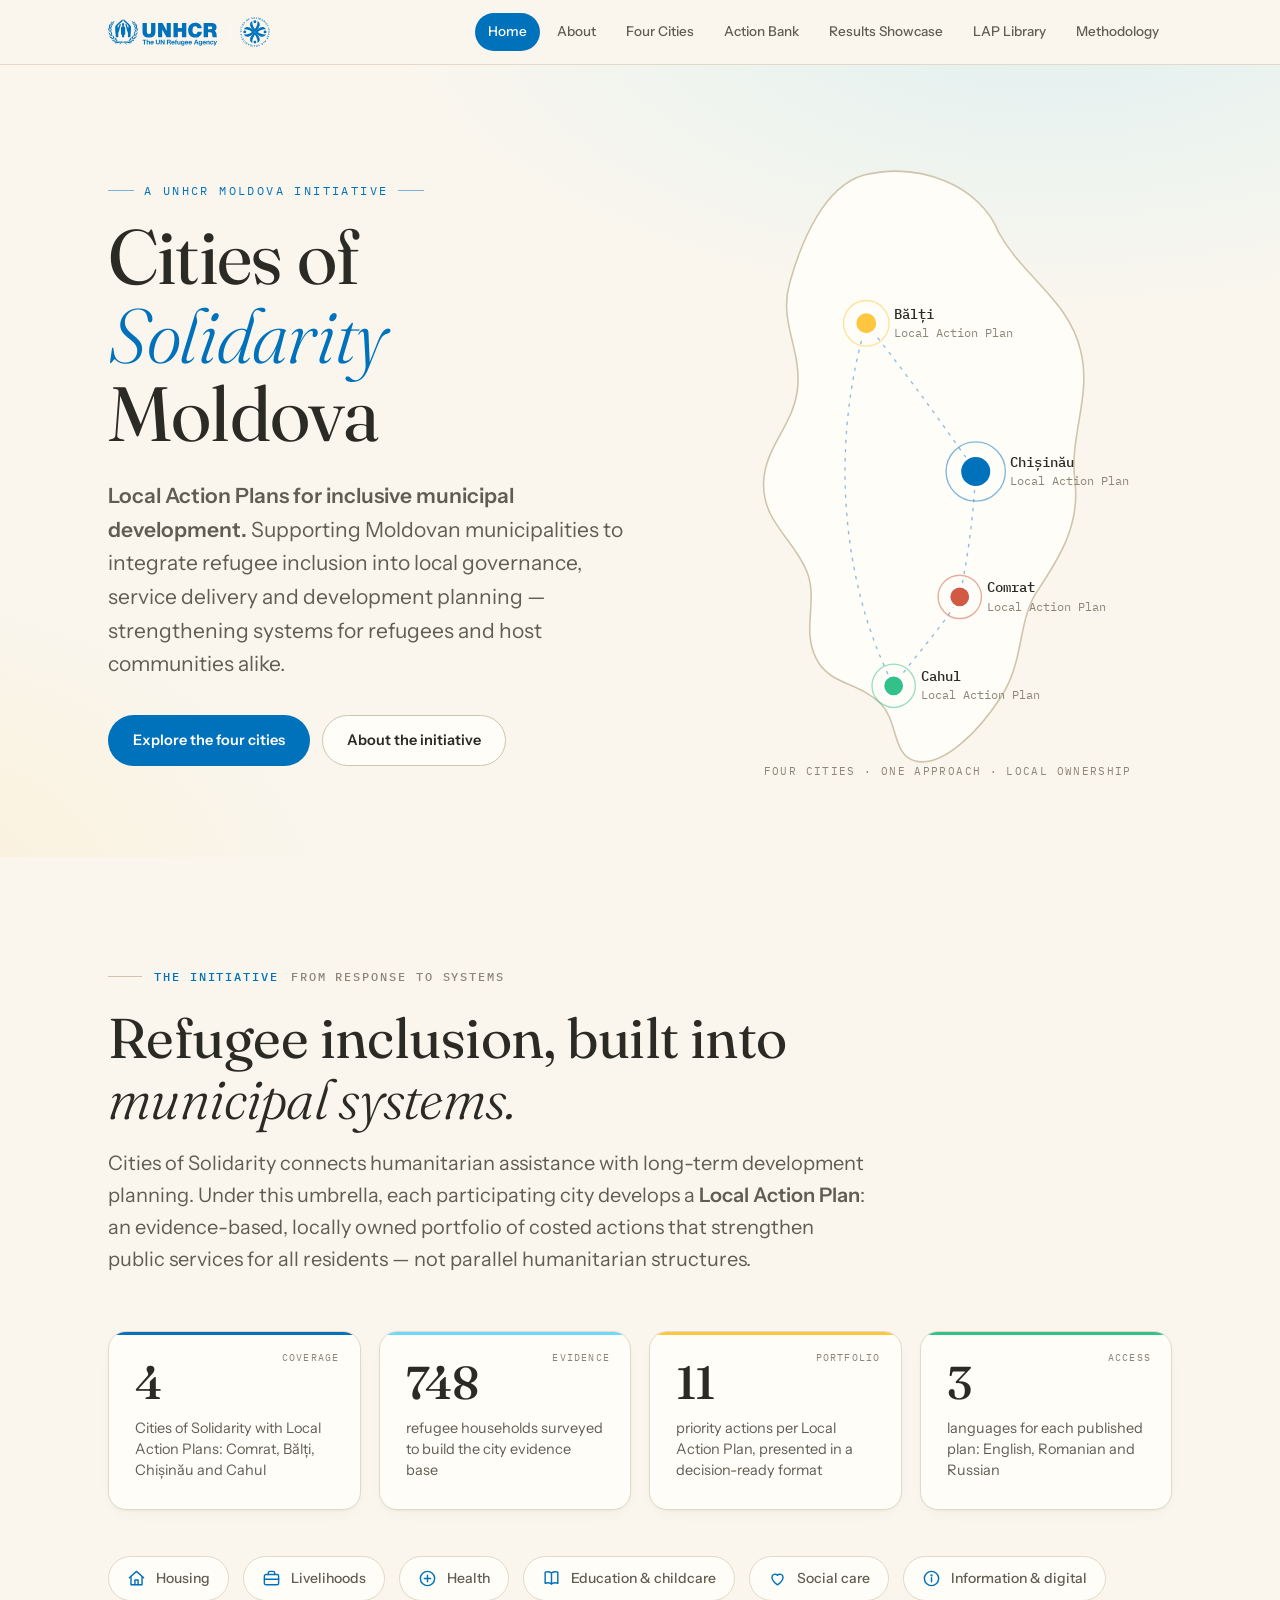
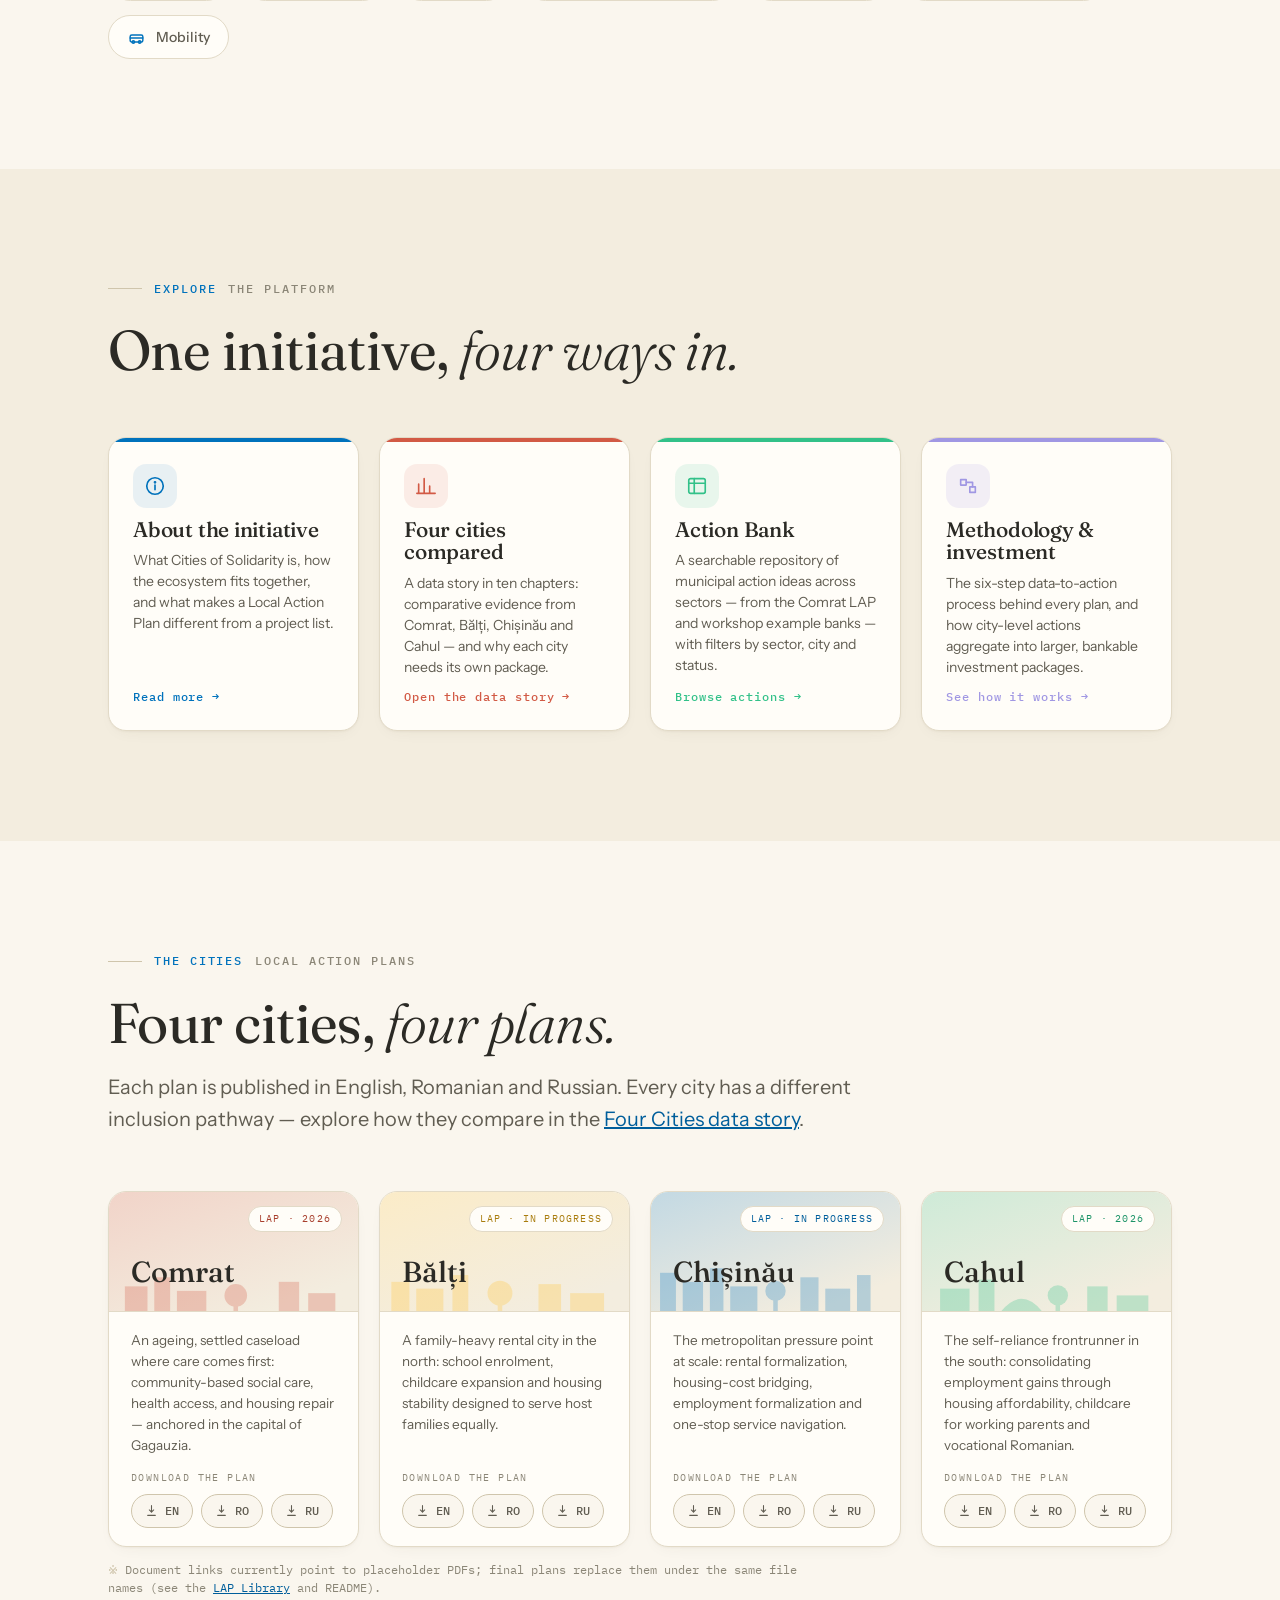
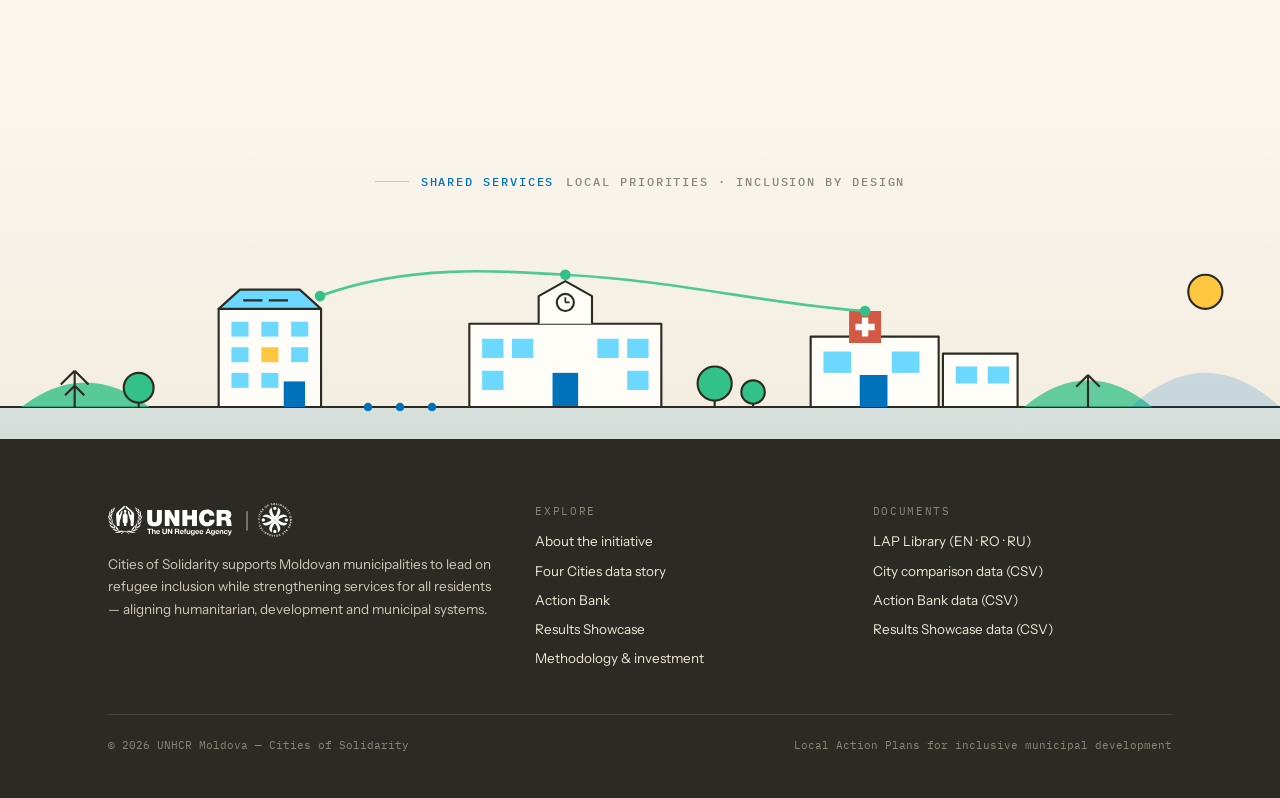
<file: index.html>
<!DOCTYPE html>
<html lang="en">
<head>
<meta charset="UTF-8">
<meta name="viewport" content="width=device-width, initial-scale=1.0">
<title>Cities of Solidarity Moldova — Local Action Plans for inclusive municipal development</title>
<meta name="description" content="A UNHCR Moldova initiative supporting municipalities to integrate refugee inclusion into local governance, service delivery and development planning.">
<meta property="og:title" content="Cities of Solidarity Moldova — Local Action Plans for inclusive municipal development">
<meta property="og:description" content="A UNHCR Moldova initiative supporting municipalities to integrate refugee inclusion into local governance, service delivery and development planning.">
<meta property="og:type" content="website">
<meta property="og:site_name" content="Cities of Solidarity Moldova">
<link rel="icon" href="assets/images/favicon.svg" type="image/svg+xml">
<link rel="preconnect" href="https://fonts.googleapis.com">
<link rel="preconnect" href="https://fonts.gstatic.com" crossorigin>
<link href="https://fonts.googleapis.com/css2?family=Fraunces:opsz,wght@9..144,300;9..144,400;9..144,500;9..144,600&family=Instrument+Sans:ital,wght@0,400;0,500;0,600;1,400&family=IBM+Plex+Mono:wght@400;500&display=swap" rel="stylesheet">
<link rel="stylesheet" href="css/styles.css">
</head>
<body>
<a class="skip-link" href="#main">Skip to main content</a>

<!-- ================= SITE HEADER (repeated on every page) ================= -->
<header class="site">
  <div class="inner">
    <a class="site-logo" href="index.html" aria-label="Cities of Solidarity Moldova — home">
      <img src="assets/logos/unhcr-cos-logo-blue.svg" alt="UNHCR — The UN Refugee Agency · Cities of Solidarity">
    </a>
    <button id="nav-toggle" aria-expanded="false" aria-controls="site-nav" aria-label="Toggle navigation">
      <svg viewBox="0 0 24 24" fill="none" stroke-width="2" stroke-linecap="round"><path d="M4 7h16M4 12h16M4 17h16"/></svg>
    </button>
    <nav class="site-nav" id="site-nav" aria-label="Main">
      <a href="index.html" aria-current="page">Home</a>
      <a href="about.html">About</a>
      <a href="comparison.html">Four Cities</a>
      <a href="action-bank.html">Action Bank</a>
      <a href="results.html">Results Showcase</a>
      <a href="library.html">LAP Library</a>
      <a href="methodology.html">Methodology</a>
    </nav>
  </div>
</header>

<!-- ================= HERO ================= -->
<header class="hero" id="main">
  <div class="hero-main">
    <div class="wrap hero-grid">
      <div data-reveal class="in">
        <span class="kicker">A UNHCR Moldova initiative</span>
        <h1>Cities of <span class="accent">Solidarity</span> Moldova</h1>
        <p class="sub"><strong>Local Action Plans for inclusive municipal development.</strong> Supporting Moldovan municipalities to integrate refugee inclusion into local governance, service delivery and development planning — strengthening systems for refugees and host communities alike.</p>
        <div class="hero-cta">
          <a class="btn btn-primary" href="#cities">Explore the four cities</a>
          <a class="btn btn-ghost" href="about.html">About the initiative</a>
        </div>
      </div>
      <div class="hero-map" aria-hidden="true">
        <svg viewBox="0 0 420 560" role="img" aria-label="Stylized map of Moldova with the four Cities of Solidarity">
          <path class="map-shape" d="M150 22 C 200 10, 252 32, 268 72 C 290 112, 330 132, 340 176 C 350 216, 330 250, 335 290 C 340 330, 320 360, 300 390 C 285 416, 290 450, 270 480 C 252 508, 220 542, 195 536 C 175 531, 180 502, 165 486 C 145 466, 120 470, 108 446 C 95 420, 110 396, 100 370 C 88 340, 60 326, 62 290 C 64 258, 90 240, 92 206 C 94 172, 75 150, 85 116 C 95 80, 115 32, 150 22 Z"/>
          <path class="map-link" d="M152 152 C 190 200, 215 235, 248 282"/>
          <path class="map-link" d="M248 282 C 246 320, 242 352, 234 392"/>
          <path class="map-link" d="M234 392 C 218 420, 196 442, 176 470"/>
          <path class="map-link" d="M152 152 C 120 260, 130 380, 176 470"/>
          <g class="node">
            <circle class="halo node-pulse" cx="152" cy="152" r="20" stroke="var(--balti)"/>
            <circle class="core" cx="152" cy="152" r="10" fill="var(--balti)"/>
            <text class="map-label" x="176" y="148">Bălți</text>
            <text class="map-stat" x="176" y="164">Local Action Plan</text>
          </g>
          <g class="node">
            <circle class="halo node-pulse" cx="248" cy="282" r="26" stroke="var(--chisinau)" style="animation-delay:.6s"/>
            <circle class="core" cx="248" cy="282" r="14" fill="var(--chisinau)"/>
            <text class="map-label" x="278" y="278">Chișinău</text>
            <text class="map-stat" x="278" y="294">Local Action Plan</text>
          </g>
          <g class="node">
            <circle class="halo node-pulse" cx="234" cy="392" r="19" stroke="var(--comrat)" style="animation-delay:1.2s"/>
            <circle class="core" cx="234" cy="392" r="9.5" fill="var(--comrat)"/>
            <text class="map-label" x="258" y="388">Comrat</text>
            <text class="map-stat" x="258" y="404">Local Action Plan</text>
          </g>
          <g class="node">
            <circle class="halo node-pulse" cx="176" cy="470" r="19" stroke="var(--cahul)" style="animation-delay:1.8s"/>
            <circle class="core" cx="176" cy="470" r="9.5" fill="var(--cahul)"/>
            <text class="map-label" x="200" y="466">Cahul</text>
            <text class="map-stat" x="200" y="482">Local Action Plan</text>
          </g>
          <text class="map-cap" x="62" y="548">FOUR CITIES · ONE APPROACH · LOCAL OWNERSHIP</text>
        </svg>
      </div>
    </div>
  </div>
</header>

<!-- ================= WHAT THIS IS ================= -->
<section class="chapter" id="initiative">
  <div class="wrap">
    <div class="sec-head" data-reveal>
      <p class="eyebrow"><span class="ch">The initiative</span> From response to systems</p>
      <h2 class="sec-title">Refugee inclusion, built into <em>municipal systems.</em></h2>
      <p class="lede">Cities of Solidarity connects humanitarian assistance with long-term development planning. Under this umbrella, each participating city develops a <strong>Local Action Plan</strong>: an evidence-based, locally owned portfolio of costed actions that strengthen public services for all residents — not parallel humanitarian structures.</p>
    </div>
    <div class="stat-row">
      <div class="stat-card" style="--ac:var(--blue)" data-reveal><span class="tag">Coverage</span><div class="num count" data-target="4">0</div><div class="lbl">Cities of Solidarity with Local Action Plans: Comrat, Bălți, Chișinău and Cahul</div></div>
      <div class="stat-card" style="--ac:var(--cyan)" data-reveal="2"><span class="tag">Evidence</span><div class="num count" data-target="846">0</div><div class="lbl">refugee households surveyed to build the city evidence base</div></div>
      <div class="stat-card" style="--ac:var(--yellow)" data-reveal="3"><span class="tag">Portfolio</span><div class="num count" data-target="12">0</div><div class="lbl">priority actions per Local Action Plan, presented in a decision-ready format</div></div>
      <div class="stat-card" style="--ac:var(--green)" data-reveal="4"><span class="tag">Access</span><div class="num count" data-target="3">0</div><div class="lbl">languages for each published plan: English, Romanian and Russian</div></div>
    </div>
    <div class="icon-row" data-reveal>
      <span class="icon-pill"><svg viewBox="0 0 24 24" fill="none" stroke-width="1.8" stroke-linecap="round" stroke-linejoin="round"><path d="M3 11l9-8 9 8"/><path d="M5 10v10h14V10"/><path d="M10 20v-6h4v6"/></svg>Housing</span>
      <span class="icon-pill"><svg viewBox="0 0 24 24" fill="none" stroke-width="1.8" stroke-linecap="round" stroke-linejoin="round"><rect x="3" y="7" width="18" height="13" rx="2"/><path d="M8 7V5a2 2 0 012-2h4a2 2 0 012 2v2"/><path d="M3 13h18"/></svg>Livelihoods</span>
      <span class="icon-pill"><svg viewBox="0 0 24 24" fill="none" stroke-width="1.8" stroke-linecap="round" stroke-linejoin="round"><circle cx="12" cy="12" r="9"/><path d="M12 8v8M8 12h8"/></svg>Health</span>
      <span class="icon-pill"><svg viewBox="0 0 24 24" fill="none" stroke-width="1.8" stroke-linecap="round" stroke-linejoin="round"><path d="M12 5c-2-1.5-5-2-8-1v14c3-1 6-.5 8 1 2-1.5 5-2 8-1V4c-3-1-6-.5-8 1z"/><path d="M12 5v14"/></svg>Education &amp; childcare</span>
      <span class="icon-pill"><svg viewBox="0 0 24 24" fill="none" stroke-width="1.8" stroke-linecap="round" stroke-linejoin="round"><path d="M12 20s-7-4.5-7-9.5A4 4 0 0112 8a4 4 0 017 2.5C19 15.5 12 20 12 20z"/></svg>Social care</span>
      <span class="icon-pill"><svg viewBox="0 0 24 24" fill="none" stroke-width="1.8" stroke-linecap="round" stroke-linejoin="round"><circle cx="12" cy="12" r="9"/><path d="M12 11v5"/><circle cx="12" cy="8" r=".6" fill="currentColor"/></svg>Information &amp; digital</span>
      <span class="icon-pill"><svg viewBox="0 0 24 24" fill="none" stroke-width="1.8" stroke-linecap="round" stroke-linejoin="round"><rect x="4" y="10" width="16" height="9" rx="2"/><circle cx="8" cy="19" r="1.6"/><circle cx="16" cy="19" r="1.6"/><path d="M4 14h16"/></svg>Mobility</span>
    </div>
  </div>
</section>

<!-- ================= EXPLORE THE PLATFORM ================= -->
<section class="chapter alt" id="explore">
  <div class="wrap">
    <div class="sec-head" data-reveal>
      <p class="eyebrow"><span class="ch">Explore</span> The platform</p>
      <h2 class="sec-title">One initiative, <em>four ways in.</em></h2>
    </div>
    <div class="explore-grid">
      <a class="explore-card" href="about.html" style="--ac:var(--blue);--tint:rgba(0,114,188,.09)" data-reveal>
        <span class="ic"><svg viewBox="0 0 24 24" fill="none" stroke-width="1.8" stroke-linecap="round" stroke-linejoin="round"><circle cx="12" cy="12" r="9"/><path d="M12 11v5"/><circle cx="12" cy="8" r=".6" fill="currentColor"/></svg></span>
        <h3>About the initiative</h3>
        <p>What Cities of Solidarity is, how the ecosystem fits together, and what makes a Local Action Plan different from a project list.</p>
        <span class="go">Read more →</span>
      </a>
      <a class="explore-card" href="comparison.html" style="--ac:var(--red);--tint:rgba(210,90,69,.10)" data-reveal="2">
        <span class="ic"><svg viewBox="0 0 24 24" fill="none" stroke-width="1.8" stroke-linecap="round" stroke-linejoin="round"><path d="M4 20V10M10 20V4M16 20v-8M22 20H2"/></svg></span>
        <h3>Four cities compared</h3>
        <p>A data story in ten chapters: comparative evidence from Comrat, Bălți, Chișinău and Cahul — and why each city needs its own package.</p>
        <span class="go">Open the data story →</span>
      </a>
      <a class="explore-card" href="action-bank.html" style="--ac:var(--green);--tint:rgba(50,193,137,.11)" data-reveal="3">
        <span class="ic"><svg viewBox="0 0 24 24" fill="none" stroke-width="1.8" stroke-linecap="round" stroke-linejoin="round"><rect x="3" y="4" width="18" height="16" rx="2"/><path d="M3 9h18M9 4v16"/></svg></span>
        <h3>Action Bank</h3>
        <p>A searchable repository of municipal action ideas across sectors — from the Comrat LAP and workshop example banks — with filters by sector, city and status.</p>
        <span class="go">Browse actions →</span>
      </a>
      <a class="explore-card" href="methodology.html" style="--ac:var(--purple);--tint:rgba(160,151,227,.14)" data-reveal="4">
        <span class="ic"><svg viewBox="0 0 24 24" fill="none" stroke-width="1.8" stroke-linecap="round" stroke-linejoin="round"><path d="M4 5h6v6H4zM14 13h6v6h-6z"/><path d="M10 8h7v5"/></svg></span>
        <h3>Methodology &amp; investment</h3>
        <p>The six-step data-to-action process behind every plan, and how city-level actions aggregate into larger, bankable investment packages.</p>
        <span class="go">See how it works →</span>
      </a>
    </div>
  </div>
</section>

<!-- ================= FOUR CITY CARDS ================= -->
<section class="chapter" id="cities">
  <div class="wrap">
    <div class="sec-head" data-reveal>
      <p class="eyebrow"><span class="ch">The cities</span> Local Action Plans</p>
      <h2 class="sec-title">Four cities, <em>four plans.</em></h2>
      <p class="lede">Each plan is published in English, Romanian and Russian. Every city has a different inclusion pathway — explore how they compare in the <a href="comparison.html">Four Cities data story</a>.</p>
    </div>
    <div class="city-grid">

      <!-- To replace a cover: see README.md → "Replacing placeholder images". -->
      <article class="city-card" style="--c:var(--comrat);--ci:var(--comrat-ink)" data-reveal>
        <div class="city-cover">
          <span class="badge">LAP · 2026</span>
          <svg class="skyline" viewBox="0 0 220 40" aria-hidden="true"><g fill="var(--comrat)" opacity=".55"><rect x="14" y="18" width="20" height="22"/><rect x="40" y="10" width="14" height="30"/><rect x="60" y="22" width="26" height="18"/><rect x="150" y="14" width="18" height="26"/><rect x="176" y="24" width="24" height="16"/><circle cx="112" cy="26" r="10"/><rect x="110" y="30" width="4" height="10"/></g></svg>
          <span class="cname">Comrat</span>
        </div>
        <div class="city-body">
          <p>An ageing, settled caseload where care comes first: community-based social care, health access, and housing repair — anchored in the capital of Gagauzia.</p>
          <div class="doc-links">
            <span class="lb">Download the plan</span>
            <a class="doc-btn" href="documents/comrat-lap-en.pdf"><svg viewBox="0 0 24 24" fill="none" stroke-width="2" stroke-linecap="round" stroke-linejoin="round"><path d="M12 3v12m0 0l-4-4m4 4l4-4"/><path d="M5 21h14"/></svg>EN</a>
            <a class="doc-btn" href="documents/comrat-lap-ro.pdf"><svg viewBox="0 0 24 24" fill="none" stroke-width="2" stroke-linecap="round" stroke-linejoin="round"><path d="M12 3v12m0 0l-4-4m4 4l4-4"/><path d="M5 21h14"/></svg>RO</a>
            <a class="doc-btn" href="documents/comrat-lap-ru.pdf"><svg viewBox="0 0 24 24" fill="none" stroke-width="2" stroke-linecap="round" stroke-linejoin="round"><path d="M12 3v12m0 0l-4-4m4 4l4-4"/><path d="M5 21h14"/></svg>RU</a>
          </div>
        </div>
      </article>

      <article class="city-card" style="--c:var(--balti);--ci:var(--balti-ink)" data-reveal="2">
        <div class="city-cover">
          <span class="badge">LAP · in progress</span>
          <svg class="skyline" viewBox="0 0 220 40" aria-hidden="true"><g fill="var(--balti)" opacity=".6"><rect x="10" y="14" width="16" height="26"/><rect x="32" y="20" width="24" height="20"/><rect x="64" y="8" width="14" height="32"/><rect x="140" y="16" width="20" height="24"/><rect x="168" y="24" width="30" height="16"/><circle cx="106" cy="24" r="11"/><rect x="104" y="30" width="4" height="10"/></g></svg>
          <span class="cname">Bălți</span>
        </div>
        <div class="city-body">
          <p>A family-heavy rental city in the north: school enrolment, childcare expansion and housing stability designed to serve host families equally.</p>
          <div class="doc-links">
            <span class="lb">Download the plan</span>
            <a class="doc-btn" href="documents/balti-lap-en.pdf"><svg viewBox="0 0 24 24" fill="none" stroke-width="2" stroke-linecap="round" stroke-linejoin="round"><path d="M12 3v12m0 0l-4-4m4 4l4-4"/><path d="M5 21h14"/></svg>EN</a>
            <a class="doc-btn" href="documents/balti-lap-ro.pdf"><svg viewBox="0 0 24 24" fill="none" stroke-width="2" stroke-linecap="round" stroke-linejoin="round"><path d="M12 3v12m0 0l-4-4m4 4l4-4"/><path d="M5 21h14"/></svg>RO</a>
            <a class="doc-btn" href="documents/balti-lap-ru.pdf"><svg viewBox="0 0 24 24" fill="none" stroke-width="2" stroke-linecap="round" stroke-linejoin="round"><path d="M12 3v12m0 0l-4-4m4 4l4-4"/><path d="M5 21h14"/></svg>RU</a>
          </div>
        </div>
      </article>

      <article class="city-card" style="--c:var(--chisinau);--ci:var(--chisinau-ink)" data-reveal="3">
        <div class="city-cover">
          <span class="badge">LAP · in progress</span>
          <svg class="skyline" viewBox="0 0 220 40" aria-hidden="true"><g fill="var(--chisinau)" opacity=".5"><rect x="8" y="6" width="14" height="34"/><rect x="28" y="14" width="18" height="26"/><rect x="52" y="2" width="12" height="38"/><rect x="70" y="18" width="24" height="22"/><rect x="132" y="10" width="16" height="30"/><rect x="154" y="20" width="22" height="20"/><rect x="182" y="8" width="12" height="32"/><circle cx="110" cy="22" r="9"/><rect x="108" y="28" width="4" height="12"/></g></svg>
          <span class="cname">Chișinău</span>
        </div>
        <div class="city-body">
          <p>The metropolitan pressure point at scale: rental formalization, housing-cost bridging, employment formalization and one-stop service navigation.</p>
          <div class="doc-links">
            <span class="lb">Download the plan</span>
            <a class="doc-btn" href="documents/chisinau-lap-en.pdf"><svg viewBox="0 0 24 24" fill="none" stroke-width="2" stroke-linecap="round" stroke-linejoin="round"><path d="M12 3v12m0 0l-4-4m4 4l4-4"/><path d="M5 21h14"/></svg>EN</a>
            <a class="doc-btn" href="documents/chisinau-lap-ro.pdf"><svg viewBox="0 0 24 24" fill="none" stroke-width="2" stroke-linecap="round" stroke-linejoin="round"><path d="M12 3v12m0 0l-4-4m4 4l4-4"/><path d="M5 21h14"/></svg>RO</a>
            <a class="doc-btn" href="documents/chisinau-lap-ru.pdf"><svg viewBox="0 0 24 24" fill="none" stroke-width="2" stroke-linecap="round" stroke-linejoin="round"><path d="M12 3v12m0 0l-4-4m4 4l4-4"/><path d="M5 21h14"/></svg>RU</a>
          </div>
        </div>
      </article>

      <article class="city-card" style="--c:var(--cahul);--ci:var(--cahul-ink)" data-reveal="4">
        <div class="city-cover">
          <span class="badge">LAP · 2026</span>
          <svg class="skyline" viewBox="0 0 220 40" aria-hidden="true"><g fill="var(--cahul)" opacity=".55"><rect x="16" y="20" width="26" height="20"/><rect x="50" y="12" width="14" height="28"/><rect x="146" y="18" width="18" height="22"/><rect x="172" y="26" width="28" height="14"/><path d="M70 40 q18 -22 36 0 Z"/><circle cx="120" cy="26" r="9"/><rect x="118" y="30" width="4" height="10"/></g></svg>
          <span class="cname">Cahul</span>
        </div>
        <div class="city-body">
          <p>The self-reliance frontrunner in the south: consolidating employment gains through housing affordability, childcare for working parents and vocational Romanian.</p>
          <div class="doc-links">
            <span class="lb">Download the plan</span>
            <a class="doc-btn" href="documents/cahul-lap-en.pdf"><svg viewBox="0 0 24 24" fill="none" stroke-width="2" stroke-linecap="round" stroke-linejoin="round"><path d="M12 3v12m0 0l-4-4m4 4l4-4"/><path d="M5 21h14"/></svg>EN</a>
            <a class="doc-btn" href="documents/cahul-lap-ro.pdf"><svg viewBox="0 0 24 24" fill="none" stroke-width="2" stroke-linecap="round" stroke-linejoin="round"><path d="M12 3v12m0 0l-4-4m4 4l4-4"/><path d="M5 21h14"/></svg>RO</a>
            <a class="doc-btn" href="documents/cahul-lap-ru.pdf"><svg viewBox="0 0 24 24" fill="none" stroke-width="2" stroke-linecap="round" stroke-linejoin="round"><path d="M12 3v12m0 0l-4-4m4 4l4-4"/><path d="M5 21h14"/></svg>RU</a>
          </div>
        </div>
      </article>
    </div>
    <p class="footnote">Document links currently point to placeholder PDFs; final plans replace them under the same file names (see the <a href="library.html">LAP Library</a> and README).</p>
  </div>
</section>

<!-- ================= CLOSING STRIP ================= -->
<div class="strip-wrap" aria-hidden="true">
  <div class="wrap" style="text-align:center;padding-bottom:34px">
    <p class="eyebrow" style="justify-content:center"><span class="ch">Shared services</span> Local priorities · Inclusion by design</p>
  </div>
  <img src="assets/images/city-strip.svg" alt="">
</div>

<!-- ================= SITE FOOTER (repeated on every page) ================= -->
<footer class="site-footer">
  <div class="wrap">
    <div class="cols">
      <div class="flogo">
        <img src="assets/logos/unhcr-cos-logo-white.svg" alt="UNHCR — The UN Refugee Agency · Cities of Solidarity">
        <p>Cities of Solidarity supports Moldovan municipalities to lead on refugee inclusion while strengthening services for all residents — aligning humanitarian, development and municipal systems.</p>
      </div>
      <div>
        <p class="lb">Explore</p>
        <ul>
          <li><a href="about.html">About the initiative</a></li>
          <li><a href="comparison.html">Four Cities data story</a></li>
          <li><a href="action-bank.html">Action Bank</a></li>
          <li><a href="results.html">Results Showcase</a></li>
          <li><a href="methodology.html">Methodology &amp; investment</a></li>
        </ul>
      </div>
      <div>
        <p class="lb">Documents</p>
        <ul>
          <li><a href="library.html">LAP Library (EN · RO · RU)</a></li>
          <li><a href="data/city_comparison.csv">City comparison data (CSV)</a></li>
          <li><a href="data/action_bank.csv">Action Bank data (CSV)</a></li>
          <li><a href="data/results_showcase.csv">Results Showcase data (CSV)</a></li>
        </ul>
      </div>
    </div>
    <div class="foot">
      <span>© <span data-year>2026</span> UNHCR Moldova — Cities of Solidarity</span>
      <span>Local Action Plans for inclusive municipal development</span>
    </div>
  </div>
</footer>

<script src="js/data-loader.js"></script>
<script src="js/main.js"></script>
</body>
</html>
</file>
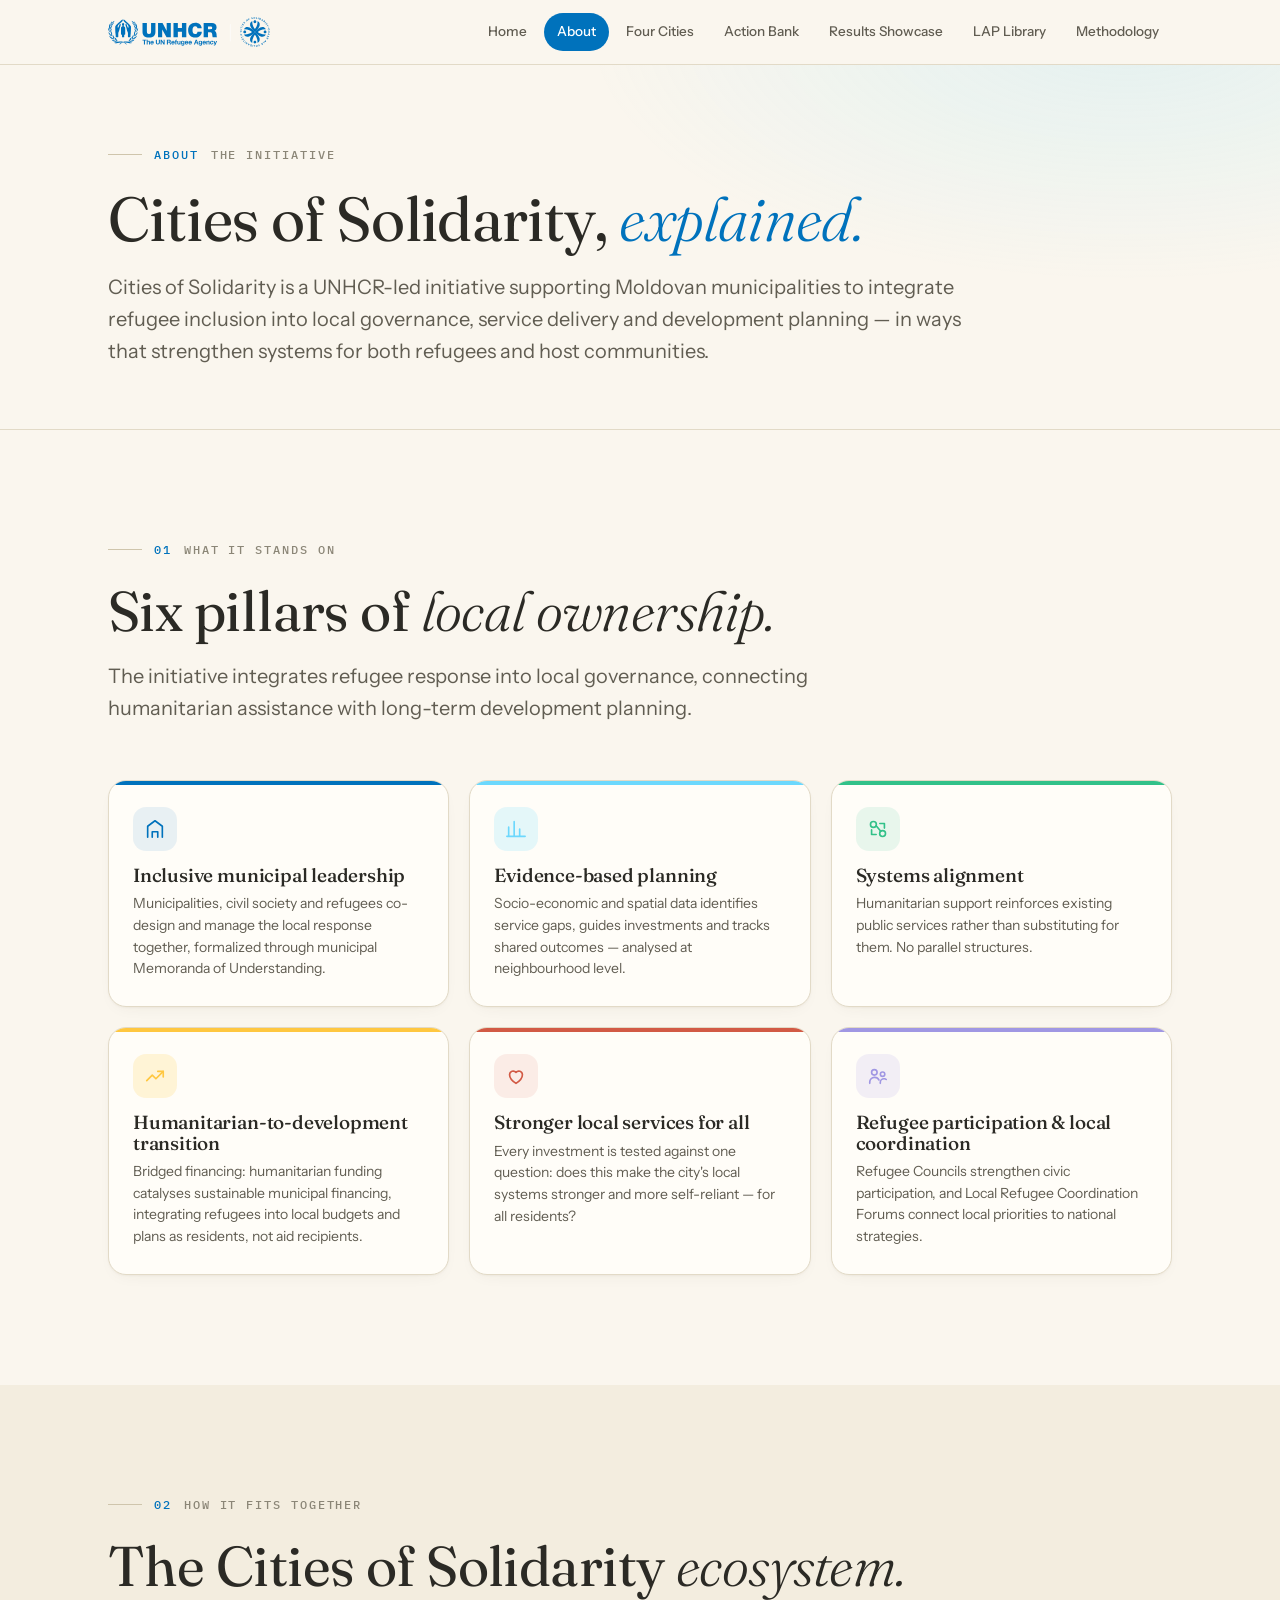
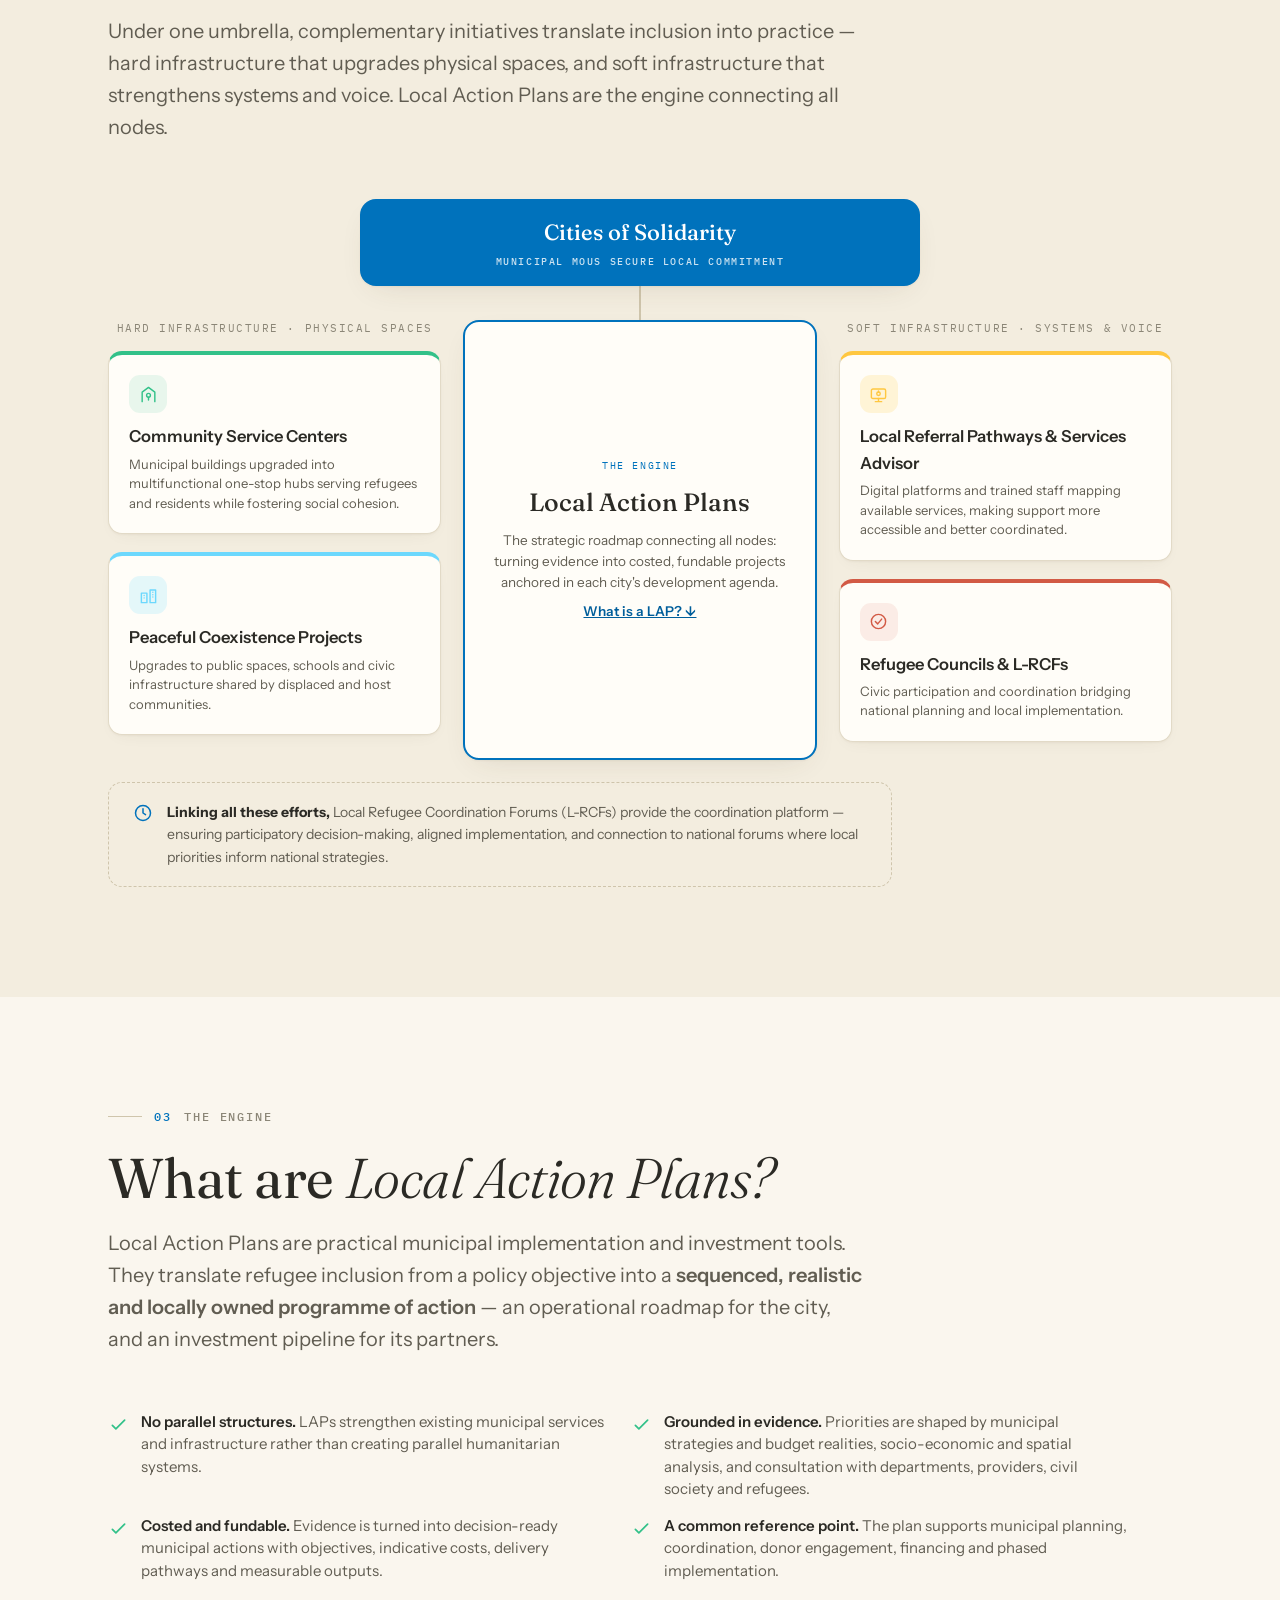
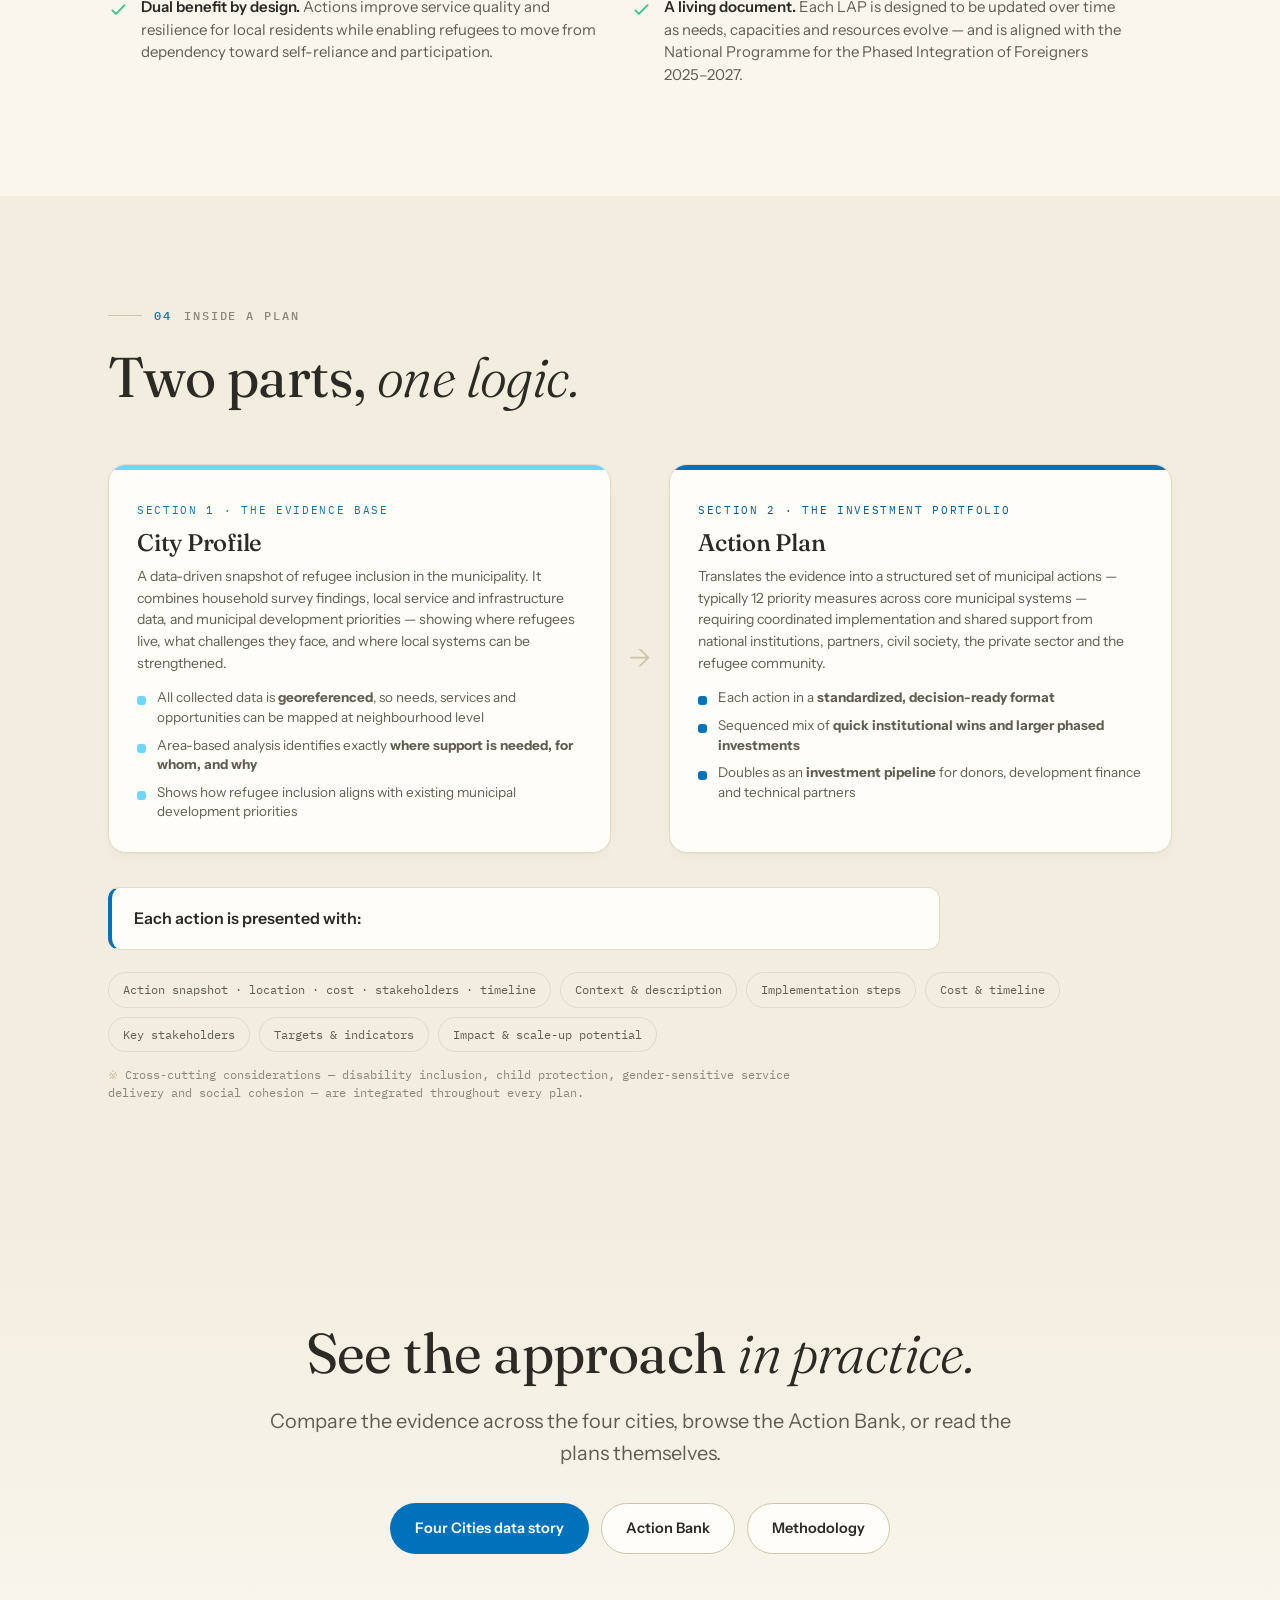
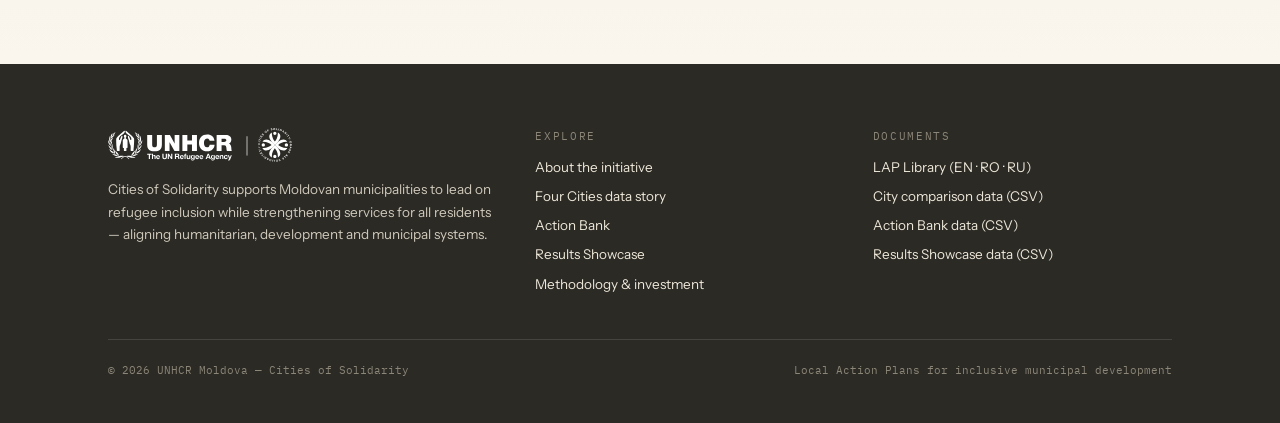
<file: about.html>
<!DOCTYPE html>
<html lang="en">
<head>
<meta charset="UTF-8">
<meta name="viewport" content="width=device-width, initial-scale=1.0">
<title>About — Cities of Solidarity Moldova</title>
<meta name="description" content="What Cities of Solidarity is, how the ecosystem fits together, and what makes a Local Action Plan a practical municipal implementation and investment tool.">
<meta property="og:title" content="About — Cities of Solidarity Moldova">
<meta property="og:description" content="What Cities of Solidarity is, how the ecosystem fits together, and what makes a Local Action Plan a practical municipal implementation and investment tool.">
<meta property="og:type" content="website">
<meta property="og:site_name" content="Cities of Solidarity Moldova">
<link rel="icon" href="assets/images/favicon.svg" type="image/svg+xml">
<link rel="preconnect" href="https://fonts.googleapis.com">
<link rel="preconnect" href="https://fonts.gstatic.com" crossorigin>
<link href="https://fonts.googleapis.com/css2?family=Fraunces:opsz,wght@9..144,300;9..144,400;9..144,500;9..144,600&family=Instrument+Sans:ital,wght@0,400;0,500;0,600;1,400&family=IBM+Plex+Mono:wght@400;500&display=swap" rel="stylesheet">
<link rel="stylesheet" href="css/styles.css">
</head>
<body>
<a class="skip-link" href="#main">Skip to main content</a>

<header class="site">
  <div class="inner">
    <a class="site-logo" href="index.html" aria-label="Cities of Solidarity Moldova — home">
      <img src="assets/logos/unhcr-cos-logo-blue.svg" alt="UNHCR — The UN Refugee Agency · Cities of Solidarity">
    </a>
    <button id="nav-toggle" aria-expanded="false" aria-controls="site-nav" aria-label="Toggle navigation">
      <svg viewBox="0 0 24 24" fill="none" stroke-width="2" stroke-linecap="round"><path d="M4 7h16M4 12h16M4 17h16"/></svg>
    </button>
    <nav class="site-nav" id="site-nav" aria-label="Main">
      <a href="index.html">Home</a>
      <a href="about.html" aria-current="page">About</a>
      <a href="comparison.html">Four Cities</a>
      <a href="action-bank.html">Action Bank</a>
      <a href="results.html">Results Showcase</a>
      <a href="library.html">LAP Library</a>
      <a href="methodology.html">Methodology</a>
    </nav>
  </div>
</header>

<header class="page-hero" id="main">
  <div class="wrap" data-reveal class="in">
    <p class="eyebrow"><span class="ch">About</span> The initiative</p>
    <h1>Cities of Solidarity, <em>explained.</em></h1>
    <p class="lede">Cities of Solidarity is a UNHCR-led initiative supporting Moldovan municipalities to integrate refugee inclusion into local governance, service delivery and development planning — in ways that strengthen systems for both refugees and host communities.</p>
  </div>
</header>

<!-- ================= PILLARS ================= -->
<section class="chapter" id="pillars">
  <div class="wrap">
    <div class="sec-head" data-reveal>
      <p class="eyebrow"><span class="ch">01</span> What it stands on</p>
      <h2 class="sec-title">Six pillars of <em>local ownership.</em></h2>
      <p class="lede">The initiative integrates refugee response into local governance, connecting humanitarian assistance with long-term development planning.</p>
    </div>
    <div class="pillar-grid">
      <div class="pillar" style="--ac:var(--blue);--tint:rgba(0,114,188,.09)" data-reveal>
        <span class="ic"><svg viewBox="0 0 24 24" fill="none" stroke-width="1.8" stroke-linecap="round" stroke-linejoin="round"><path d="M4 21V9l8-6 8 6v12"/><path d="M9 21v-6h6v6"/></svg></span>
        <h3>Inclusive municipal leadership</h3>
        <p>Municipalities, civil society and refugees co-design and manage the local response together, formalized through municipal Memoranda of Understanding.</p>
      </div>
      <div class="pillar" style="--ac:var(--cyan);--tint:rgba(108,216,253,.18)" data-reveal="2">
        <span class="ic"><svg viewBox="0 0 24 24" fill="none" stroke-width="1.8" stroke-linecap="round" stroke-linejoin="round"><path d="M4 20V10M10 20V4M16 20v-8M22 20H2"/></svg></span>
        <h3>Evidence-based planning</h3>
        <p>Socio-economic and spatial data identifies service gaps, guides investments and tracks shared outcomes — analysed at neighbourhood level.</p>
      </div>
      <div class="pillar" style="--ac:var(--green);--tint:rgba(50,193,137,.11)" data-reveal="3">
        <span class="ic"><svg viewBox="0 0 24 24" fill="none" stroke-width="1.8" stroke-linecap="round" stroke-linejoin="round"><circle cx="7" cy="7" r="3.2"/><circle cx="17" cy="17" r="3.2"/><path d="M10 8.5l5 6M14 6h5v5M10 18H5v-5"/></svg></span>
        <h3>Systems alignment</h3>
        <p>Humanitarian support reinforces existing public services rather than substituting for them. No parallel structures.</p>
      </div>
      <div class="pillar" style="--ac:var(--yellow);--tint:rgba(255,199,64,.18)" data-reveal>
        <span class="ic"><svg viewBox="0 0 24 24" fill="none" stroke-width="1.8" stroke-linecap="round" stroke-linejoin="round"><path d="M3 17l6-6 4 4 8-8"/><path d="M15 7h6v6"/></svg></span>
        <h3>Humanitarian-to-development transition</h3>
        <p>Bridged financing: humanitarian funding catalyses sustainable municipal financing, integrating refugees into local budgets and plans as residents, not aid recipients.</p>
      </div>
      <div class="pillar" style="--ac:var(--red);--tint:rgba(210,90,69,.10)" data-reveal="2">
        <span class="ic"><svg viewBox="0 0 24 24" fill="none" stroke-width="1.8" stroke-linecap="round" stroke-linejoin="round"><path d="M12 20s-7-4.5-7-9.5A4 4 0 0112 8a4 4 0 017 2.5C19 15.5 12 20 12 20z"/></svg></span>
        <h3>Stronger local services for all</h3>
        <p>Every investment is tested against one question: does this make the city's local systems stronger and more self-reliant — for all residents?</p>
      </div>
      <div class="pillar" style="--ac:var(--purple);--tint:rgba(160,151,227,.14)" data-reveal="3">
        <span class="ic"><svg viewBox="0 0 24 24" fill="none" stroke-width="1.8" stroke-linecap="round" stroke-linejoin="round"><circle cx="8" cy="8" r="3"/><circle cx="17" cy="10" r="2.4"/><path d="M3 20v-1.5a5 5 0 015-5h.5a5 5 0 014.5 2.8M14.5 20v-1a4 4 0 014-4h.5a3 3 0 012 .8"/></svg></span>
        <h3>Refugee participation &amp; local coordination</h3>
        <p>Refugee Councils strengthen civic participation, and Local Refugee Coordination Forums connect local priorities to national strategies.</p>
      </div>
    </div>
  </div>
</section>

<!-- ================= ECOSYSTEM (web-native remake of the CoS ecosystem graphic) ================= -->
<section class="chapter alt" id="ecosystem">
  <div class="wrap">
    <div class="sec-head" data-reveal>
      <p class="eyebrow"><span class="ch">02</span> How it fits together</p>
      <h2 class="sec-title">The Cities of Solidarity <em>ecosystem.</em></h2>
      <p class="lede">Under one umbrella, complementary initiatives translate inclusion into practice — hard infrastructure that upgrades physical spaces, and soft infrastructure that strengthens systems and voice. Local Action Plans are the engine connecting all nodes.</p>
    </div>
    <div class="eco" data-reveal>
      <div class="eco-umbrella">Cities of Solidarity<small>Municipal MoUs secure local commitment</small></div>
      <div class="eco-stem"></div>
      <div class="eco-cols">
        <div class="eco-col">
          <p class="col-lb">Hard infrastructure · physical spaces</p>
          <div class="eco-node" style="--ac:var(--green);--tint:rgba(50,193,137,.11)">
            <span class="ic"><svg viewBox="0 0 24 24" fill="none" stroke-width="1.8" stroke-linecap="round" stroke-linejoin="round"><path d="M4 21V9l8-6 8 6v12"/><circle cx="12" cy="13" r="2.4"/><path d="M12 15.5V19"/></svg></span>
            <h4>Community Service Centers</h4>
            <p>Municipal buildings upgraded into multifunctional one-stop hubs serving refugees and residents while fostering social cohesion.</p>
          </div>
          <div class="eco-node" style="--ac:var(--cyan);--tint:rgba(108,216,253,.18)">
            <span class="ic"><svg viewBox="0 0 24 24" fill="none" stroke-width="1.8" stroke-linecap="round" stroke-linejoin="round"><rect x="3" y="9" width="7" height="12"/><rect x="14" y="5" width="7" height="16"/><path d="M6.5 12v.01M6.5 15v.01M17.5 8v.01M17.5 11v.01M17.5 14v.01"/></svg></span>
            <h4>Peaceful Coexistence Projects</h4>
            <p>Upgrades to public spaces, schools and civic infrastructure shared by displaced and host communities.</p>
          </div>
        </div>
        <div class="eco-col">
          <div class="eco-engine">
            <span class="lb">The engine</span>
            <h4>Local Action Plans</h4>
            <p>The strategic roadmap connecting all nodes: turning evidence into costed, fundable projects anchored in each city's development agenda.</p>
            <p><a href="#laps" style="font-weight:600">What is a LAP? ↓</a></p>
          </div>
        </div>
        <div class="eco-col">
          <p class="col-lb">Soft infrastructure · systems &amp; voice</p>
          <div class="eco-node" style="--ac:var(--yellow);--tint:rgba(255,199,64,.18)">
            <span class="ic"><svg viewBox="0 0 24 24" fill="none" stroke-width="1.8" stroke-linecap="round" stroke-linejoin="round"><rect x="3" y="5" width="18" height="12" rx="2"/><path d="M8 21h8M12 17v4"/><circle cx="12" cy="11" r="2.2"/><path d="M12 8.8V7.6"/></svg></span>
            <h4>Local Referral Pathways &amp; Services Advisor</h4>
            <p>Digital platforms and trained staff mapping available services, making support more accessible and better coordinated.</p>
          </div>
          <div class="eco-node" style="--ac:var(--red);--tint:rgba(210,90,69,.10)">
            <span class="ic"><svg viewBox="0 0 24 24" fill="none" stroke-width="1.8" stroke-linecap="round" stroke-linejoin="round"><path d="M8 12l3 3 5-6"/><circle cx="12" cy="12" r="9"/></svg></span>
            <h4>Refugee Councils &amp; L-RCFs</h4>
            <p>Civic participation and coordination bridging national planning and local implementation.</p>
          </div>
        </div>
      </div>
      <div class="eco-forum">
        <svg viewBox="0 0 24 24" fill="none" stroke-width="1.8" stroke-linecap="round" stroke-linejoin="round"><circle cx="12" cy="12" r="9"/><path d="M12 7v5l3 2"/></svg>
        <p><b>Linking all these efforts,</b> Local Refugee Coordination Forums (L-RCFs) provide the coordination platform — ensuring participatory decision-making, aligned implementation, and connection to national forums where local priorities inform national strategies.</p>
      </div>
    </div>
  </div>
</section>

<!-- ================= WHAT ARE LOCAL ACTION PLANS ================= -->
<section class="chapter" id="laps">
  <div class="wrap">
    <div class="sec-head" data-reveal>
      <p class="eyebrow"><span class="ch">03</span> The engine</p>
      <h2 class="sec-title">What are <em>Local Action Plans?</em></h2>
      <p class="lede">Local Action Plans are practical municipal implementation and investment tools. They translate refugee inclusion from a policy objective into a <strong>sequenced, realistic and locally owned programme of action</strong> — an operational roadmap for the city, and an investment pipeline for its partners.</p>
    </div>
    <div class="check-grid" data-reveal>
      <div class="check"><svg viewBox="0 0 24 24" fill="none" stroke-width="2" stroke-linecap="round" stroke-linejoin="round"><path d="M5 13l4 4L19 7"/></svg><p><b>No parallel structures.</b> LAPs strengthen existing municipal services and infrastructure rather than creating parallel humanitarian systems.</p></div>
      <div class="check"><svg viewBox="0 0 24 24" fill="none" stroke-width="2" stroke-linecap="round" stroke-linejoin="round"><path d="M5 13l4 4L19 7"/></svg><p><b>Grounded in evidence.</b> Priorities are shaped by municipal strategies and budget realities, socio-economic and spatial analysis, and consultation with departments, providers, civil society and refugees.</p></div>
      <div class="check"><svg viewBox="0 0 24 24" fill="none" stroke-width="2" stroke-linecap="round" stroke-linejoin="round"><path d="M5 13l4 4L19 7"/></svg><p><b>Costed and fundable.</b> Evidence is turned into decision-ready municipal actions with objectives, indicative costs, delivery pathways and measurable outputs.</p></div>
      <div class="check"><svg viewBox="0 0 24 24" fill="none" stroke-width="2" stroke-linecap="round" stroke-linejoin="round"><path d="M5 13l4 4L19 7"/></svg><p><b>A common reference point.</b> The plan supports municipal planning, coordination, donor engagement, financing and phased implementation.</p></div>
      <div class="check"><svg viewBox="0 0 24 24" fill="none" stroke-width="2" stroke-linecap="round" stroke-linejoin="round"><path d="M5 13l4 4L19 7"/></svg><p><b>Dual benefit by design.</b> Actions improve service quality and resilience for local residents while enabling refugees to move from dependency toward self-reliance and participation.</p></div>
      <div class="check"><svg viewBox="0 0 24 24" fill="none" stroke-width="2" stroke-linecap="round" stroke-linejoin="round"><path d="M5 13l4 4L19 7"/></svg><p><b>A living document.</b> Each LAP is designed to be updated over time as needs, capacities and resources evolve — and is aligned with the National Programme for the Phased Integration of Foreigners 2025–2027.</p></div>
    </div>
  </div>
</section>

<!-- ================= LAP ANATOMY ================= -->
<section class="chapter alt" id="anatomy">
  <div class="wrap">
    <div class="sec-head" data-reveal>
      <p class="eyebrow"><span class="ch">04</span> Inside a plan</p>
      <h2 class="sec-title">Two parts, <em>one logic.</em></h2>
    </div>
    <div class="anatomy" data-reveal>
      <div class="part" style="--ac:var(--cyan);--ac-ink:#1273A0">
        <span class="k">Section 1 · The evidence base</span>
        <h3>City Profile</h3>
        <p>A data-driven snapshot of refugee inclusion in the municipality. It combines household survey findings, local service and infrastructure data, and municipal development priorities — showing where refugees live, what challenges they face, and where local systems can be strengthened.</p>
        <ul>
          <li>All collected data is <b>georeferenced</b>, so needs, services and opportunities can be mapped at neighbourhood level</li>
          <li>Area-based analysis identifies exactly <b>where support is needed, for whom, and why</b></li>
          <li>Shows how refugee inclusion aligns with existing municipal development priorities</li>
        </ul>
      </div>
      <div class="join" aria-hidden="true">→</div>
      <div class="part" style="--ac:var(--blue);--ac-ink:var(--blue-deep)">
        <span class="k">Section 2 · The investment portfolio</span>
        <h3>Action Plan</h3>
        <p>Translates the evidence into a structured set of municipal actions — typically 12 priority measures across core municipal systems — requiring coordinated implementation and shared support from national institutions, partners, civil society, the private sector and the refugee community.</p>
        <ul>
          <li>Each action in a <b>standardized, decision-ready format</b></li>
          <li>Sequenced mix of <b>quick institutional wins and larger phased investments</b></li>
          <li>Doubles as an <b>investment pipeline</b> for donors, development finance and technical partners</li>
        </ul>
      </div>
    </div>
    <div class="takeaway" data-reveal>
      <p><b>Each action is presented with:</b></p>
    </div>
    <div class="format-chips" data-reveal>
      <span class="chip">Action snapshot · location · cost · stakeholders · timeline</span>
      <span class="chip">Context &amp; description</span>
      <span class="chip">Implementation steps</span>
      <span class="chip">Cost &amp; timeline</span>
      <span class="chip">Key stakeholders</span>
      <span class="chip">Targets &amp; indicators</span>
      <span class="chip">Impact &amp; scale-up potential</span>
    </div>
    <p class="footnote">Cross-cutting considerations — disability inclusion, child protection, gender-sensitive service delivery and social cohesion — are integrated throughout every plan.</p>
  </div>
</section>

<!-- ================= WHERE NEXT ================= -->
<section class="chapter closing">
  <div class="wrap-n" data-reveal>
    <h2 class="sec-title" style="margin-left:auto;margin-right:auto">See the approach <em>in practice.</em></h2>
    <p class="lede">Compare the evidence across the four cities, browse the Action Bank, or read the plans themselves.</p>
    <div class="hero-cta" style="justify-content:center">
      <a class="btn btn-primary" href="comparison.html">Four Cities data story</a>
      <a class="btn btn-ghost" href="action-bank.html">Action Bank</a>
      <a class="btn btn-ghost" href="methodology.html">Methodology</a>
    </div>
  </div>
</section>

<footer class="site-footer">
  <div class="wrap">
    <div class="cols">
      <div class="flogo">
        <img src="assets/logos/unhcr-cos-logo-white.svg" alt="UNHCR — The UN Refugee Agency · Cities of Solidarity">
        <p>Cities of Solidarity supports Moldovan municipalities to lead on refugee inclusion while strengthening services for all residents — aligning humanitarian, development and municipal systems.</p>
      </div>
      <div>
        <p class="lb">Explore</p>
        <ul>
          <li><a href="about.html">About the initiative</a></li>
          <li><a href="comparison.html">Four Cities data story</a></li>
          <li><a href="action-bank.html">Action Bank</a></li>
          <li><a href="results.html">Results Showcase</a></li>
          <li><a href="methodology.html">Methodology &amp; investment</a></li>
        </ul>
      </div>
      <div>
        <p class="lb">Documents</p>
        <ul>
          <li><a href="library.html">LAP Library (EN · RO · RU)</a></li>
          <li><a href="data/city_comparison.csv">City comparison data (CSV)</a></li>
          <li><a href="data/action_bank.csv">Action Bank data (CSV)</a></li>
          <li><a href="data/results_showcase.csv">Results Showcase data (CSV)</a></li>
        </ul>
      </div>
    </div>
    <div class="foot">
      <span>© <span data-year>2026</span> UNHCR Moldova — Cities of Solidarity</span>
      <span>Local Action Plans for inclusive municipal development</span>
    </div>
  </div>
</footer>

<script src="js/data-loader.js"></script>
<script src="js/main.js"></script>
</body>
</html>
</file>
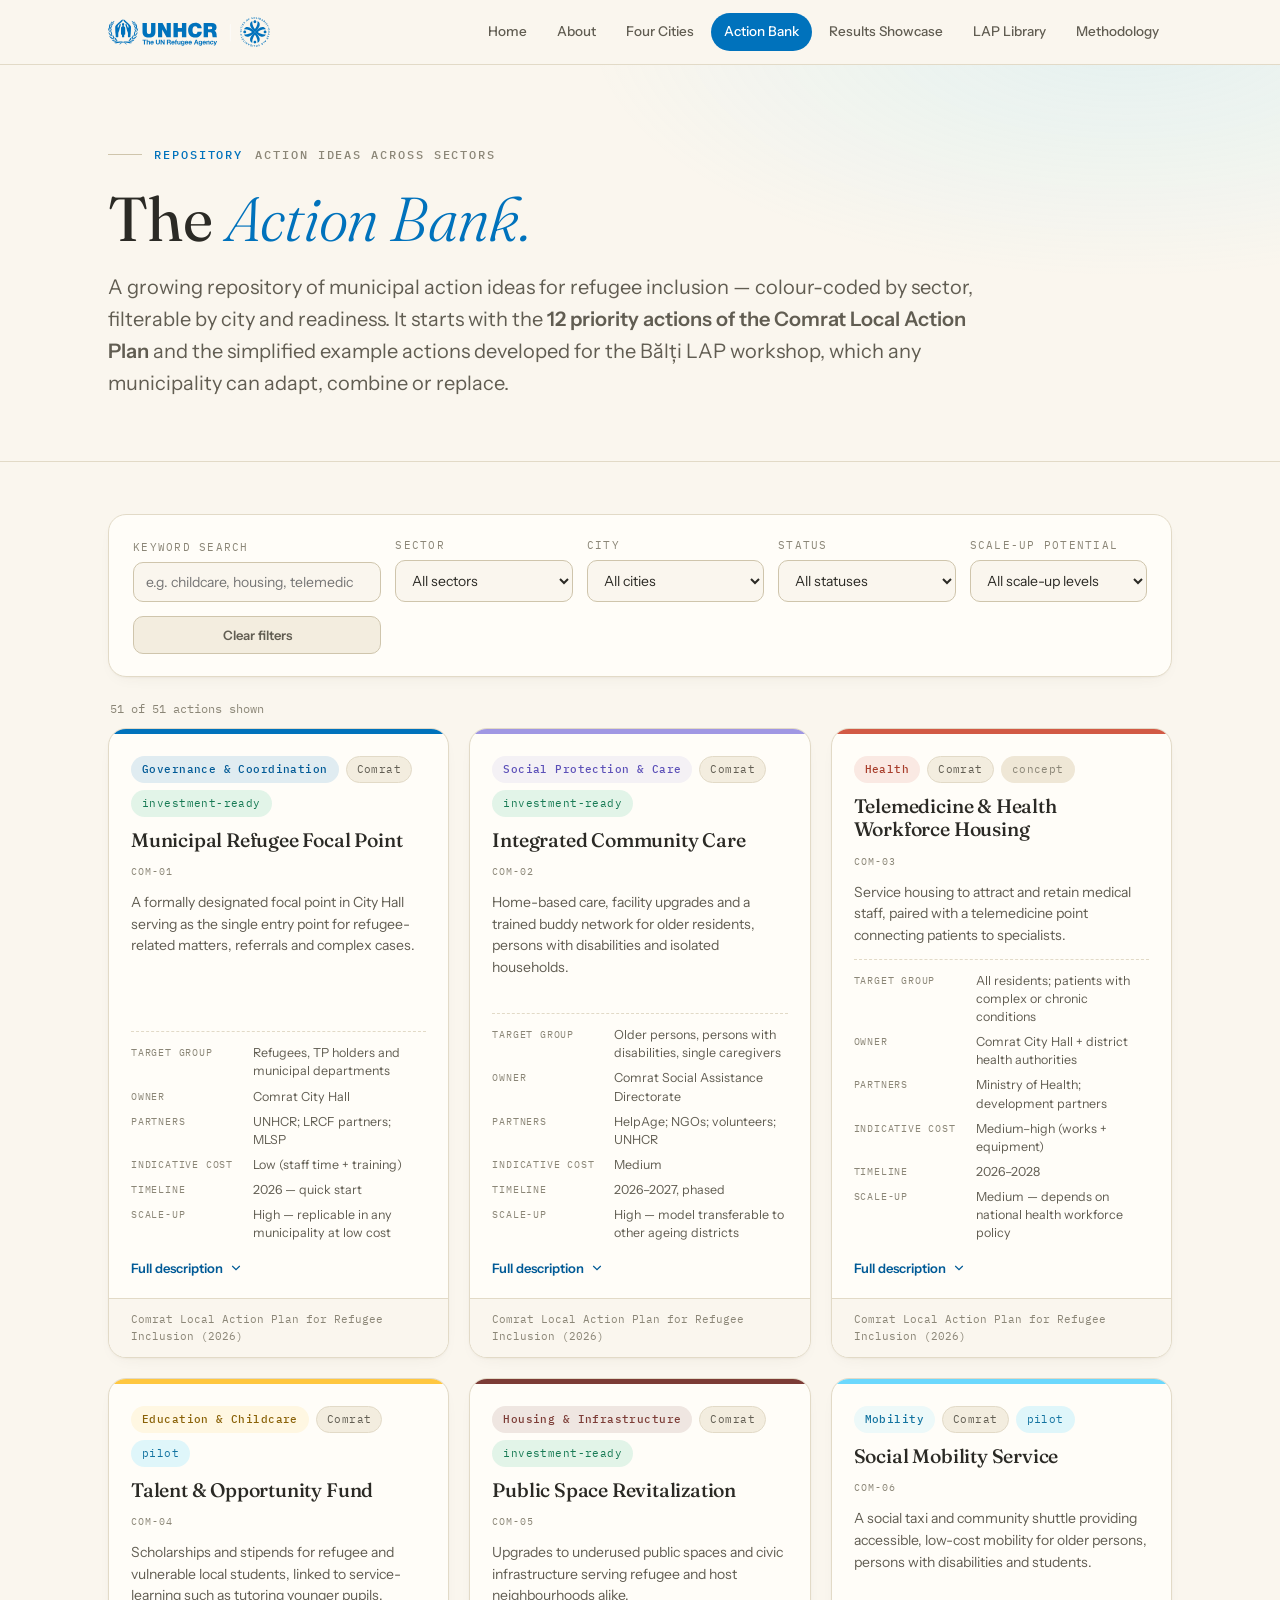
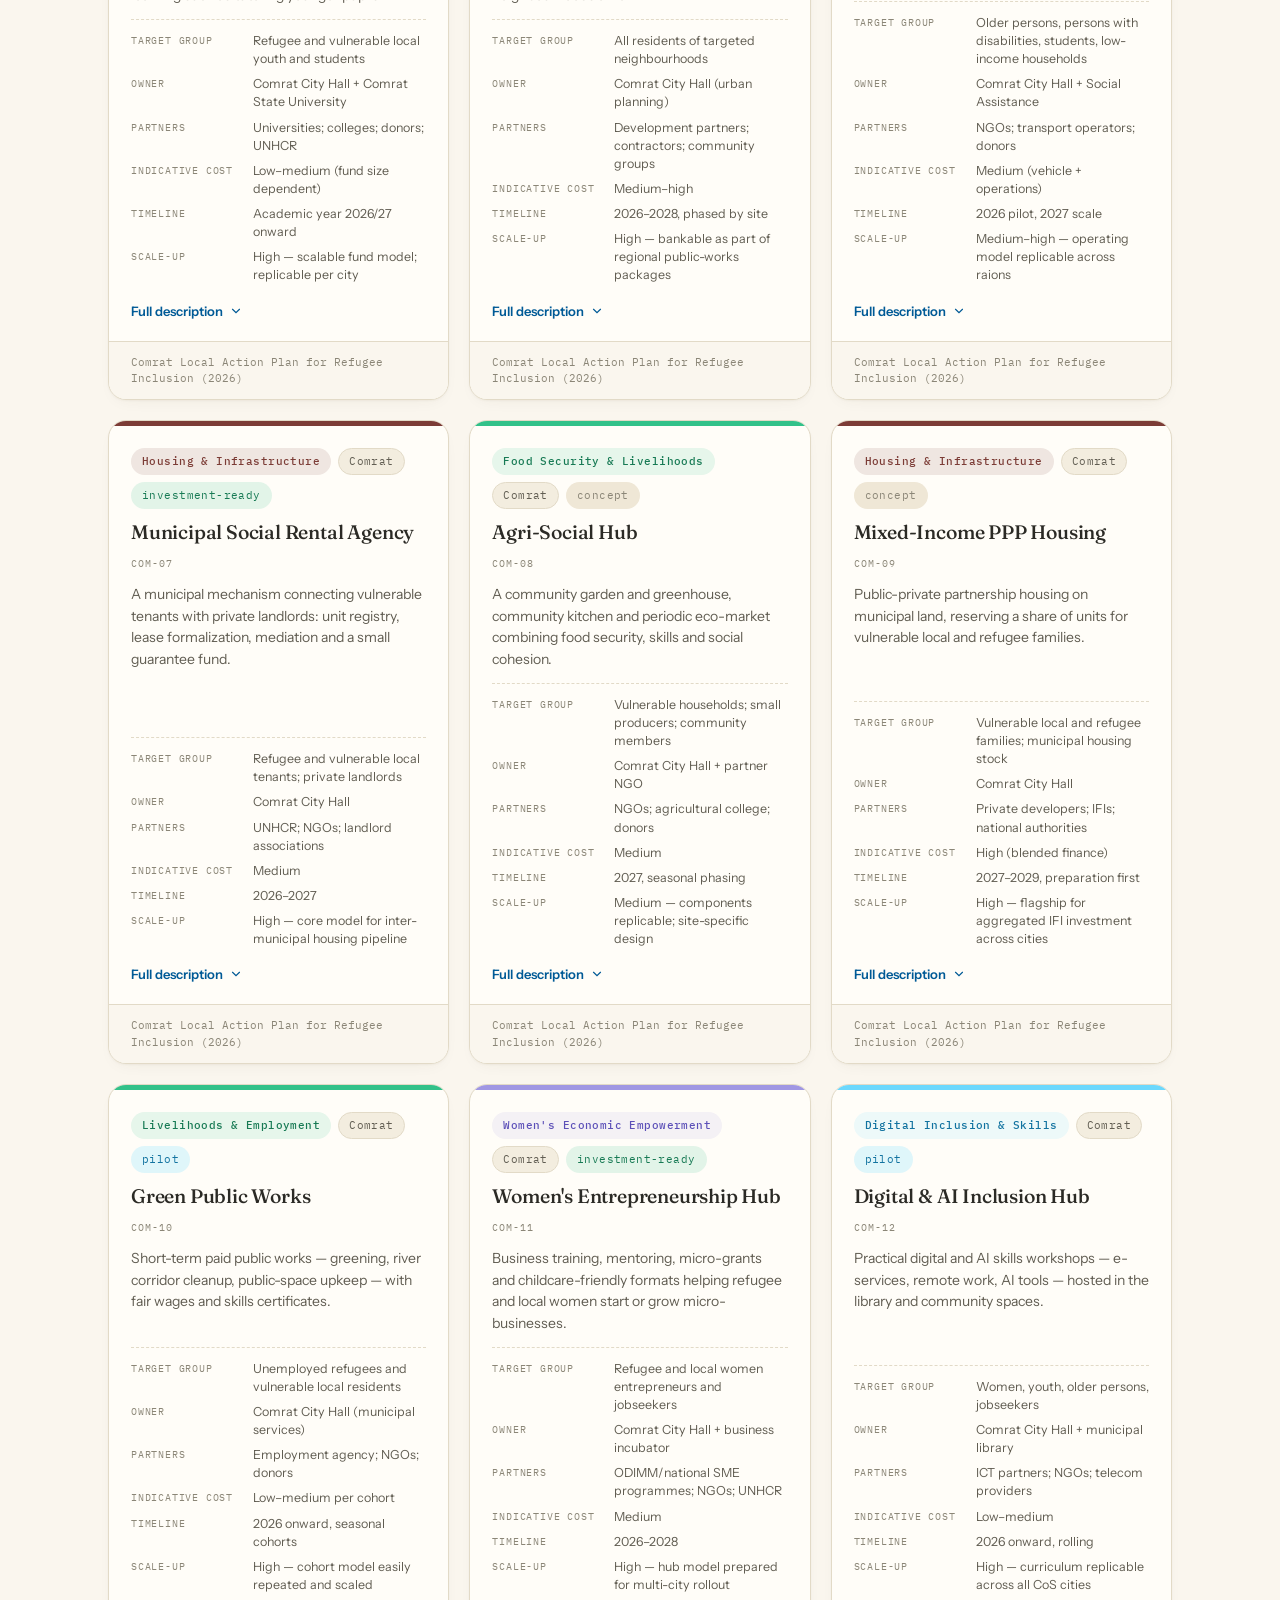
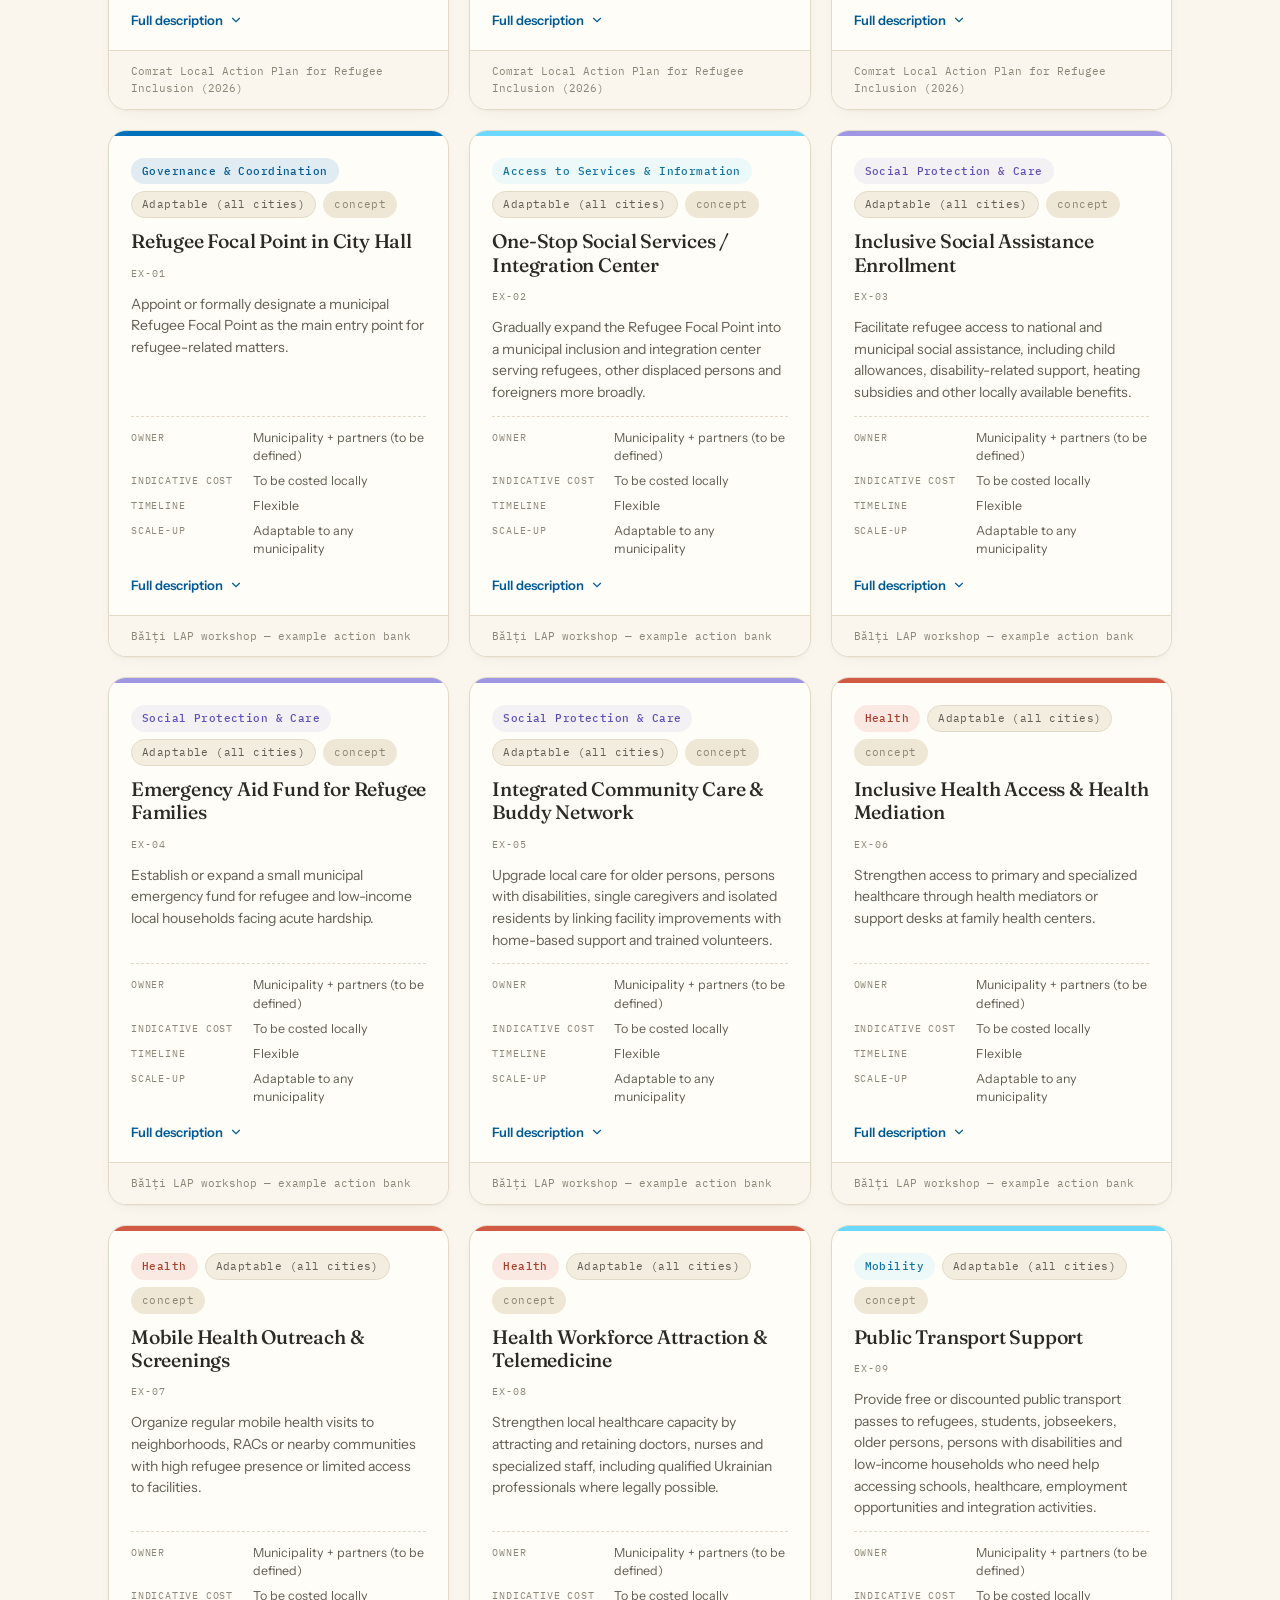
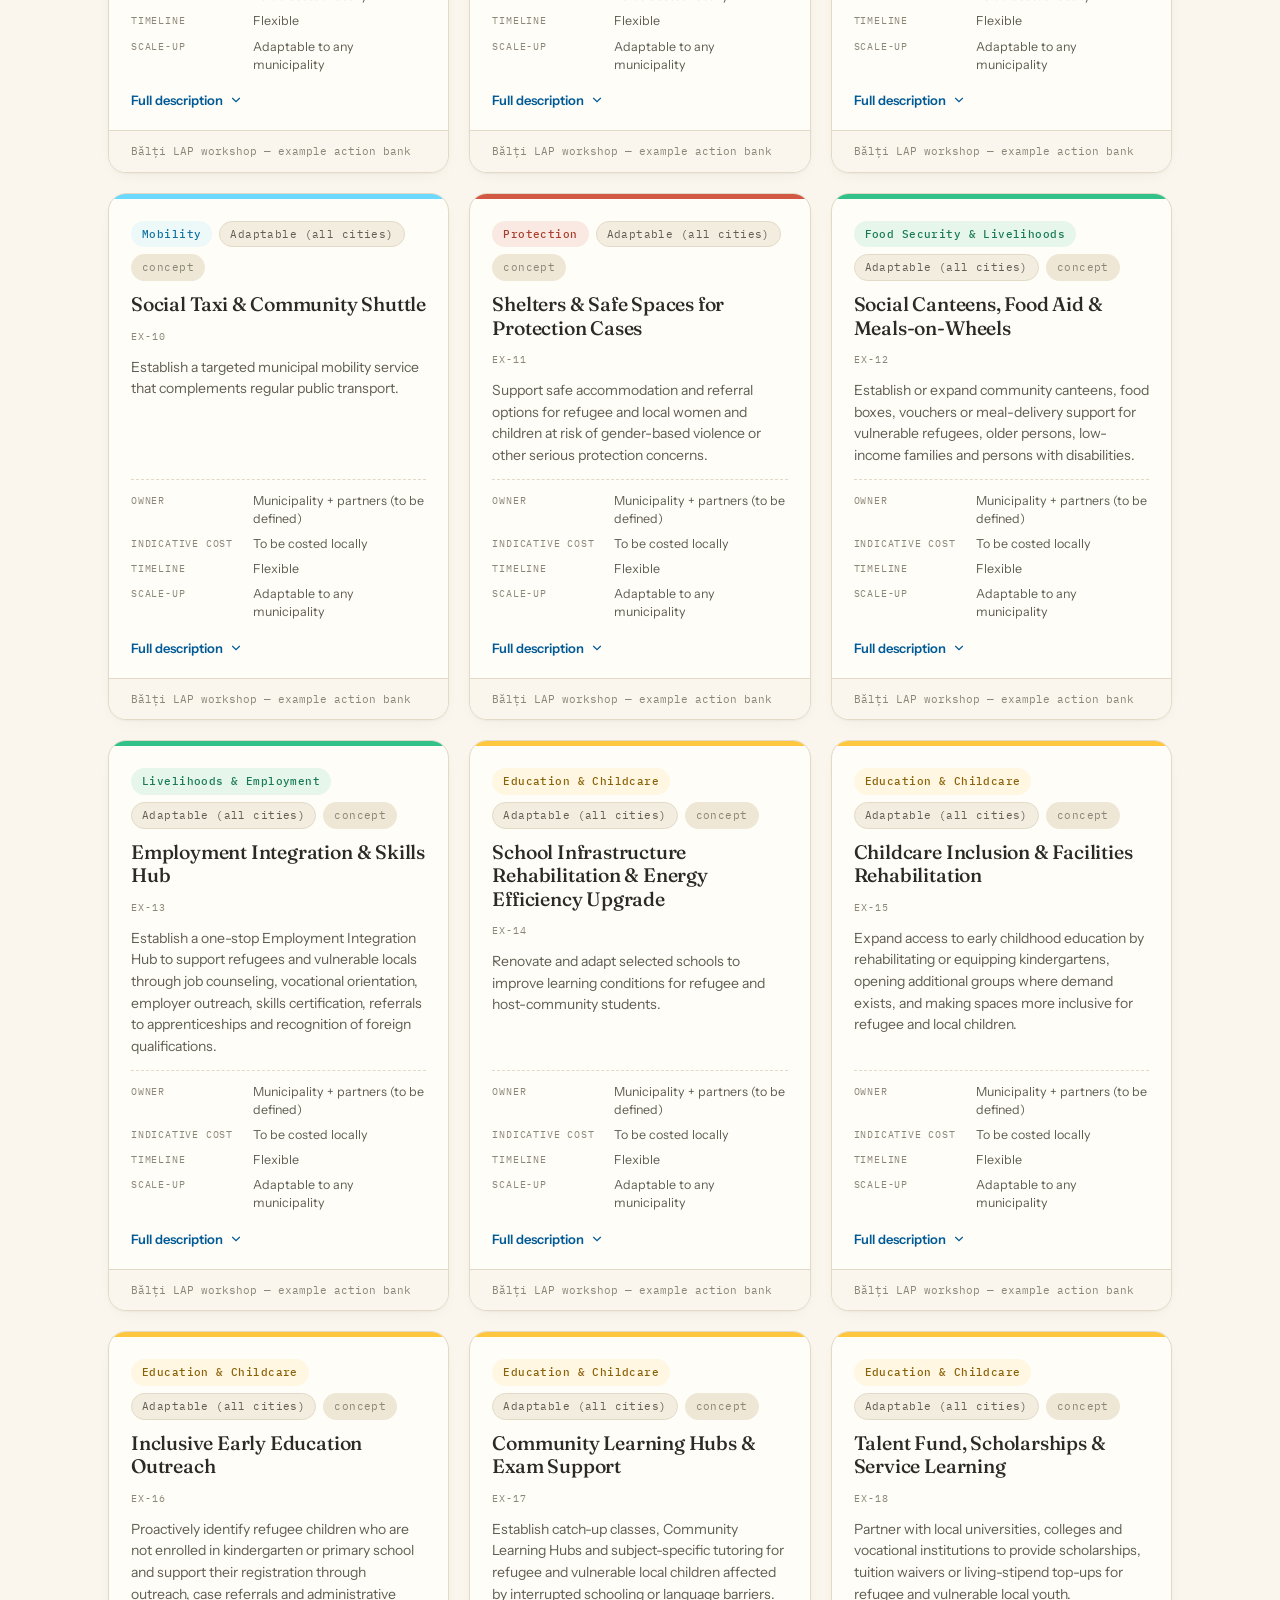
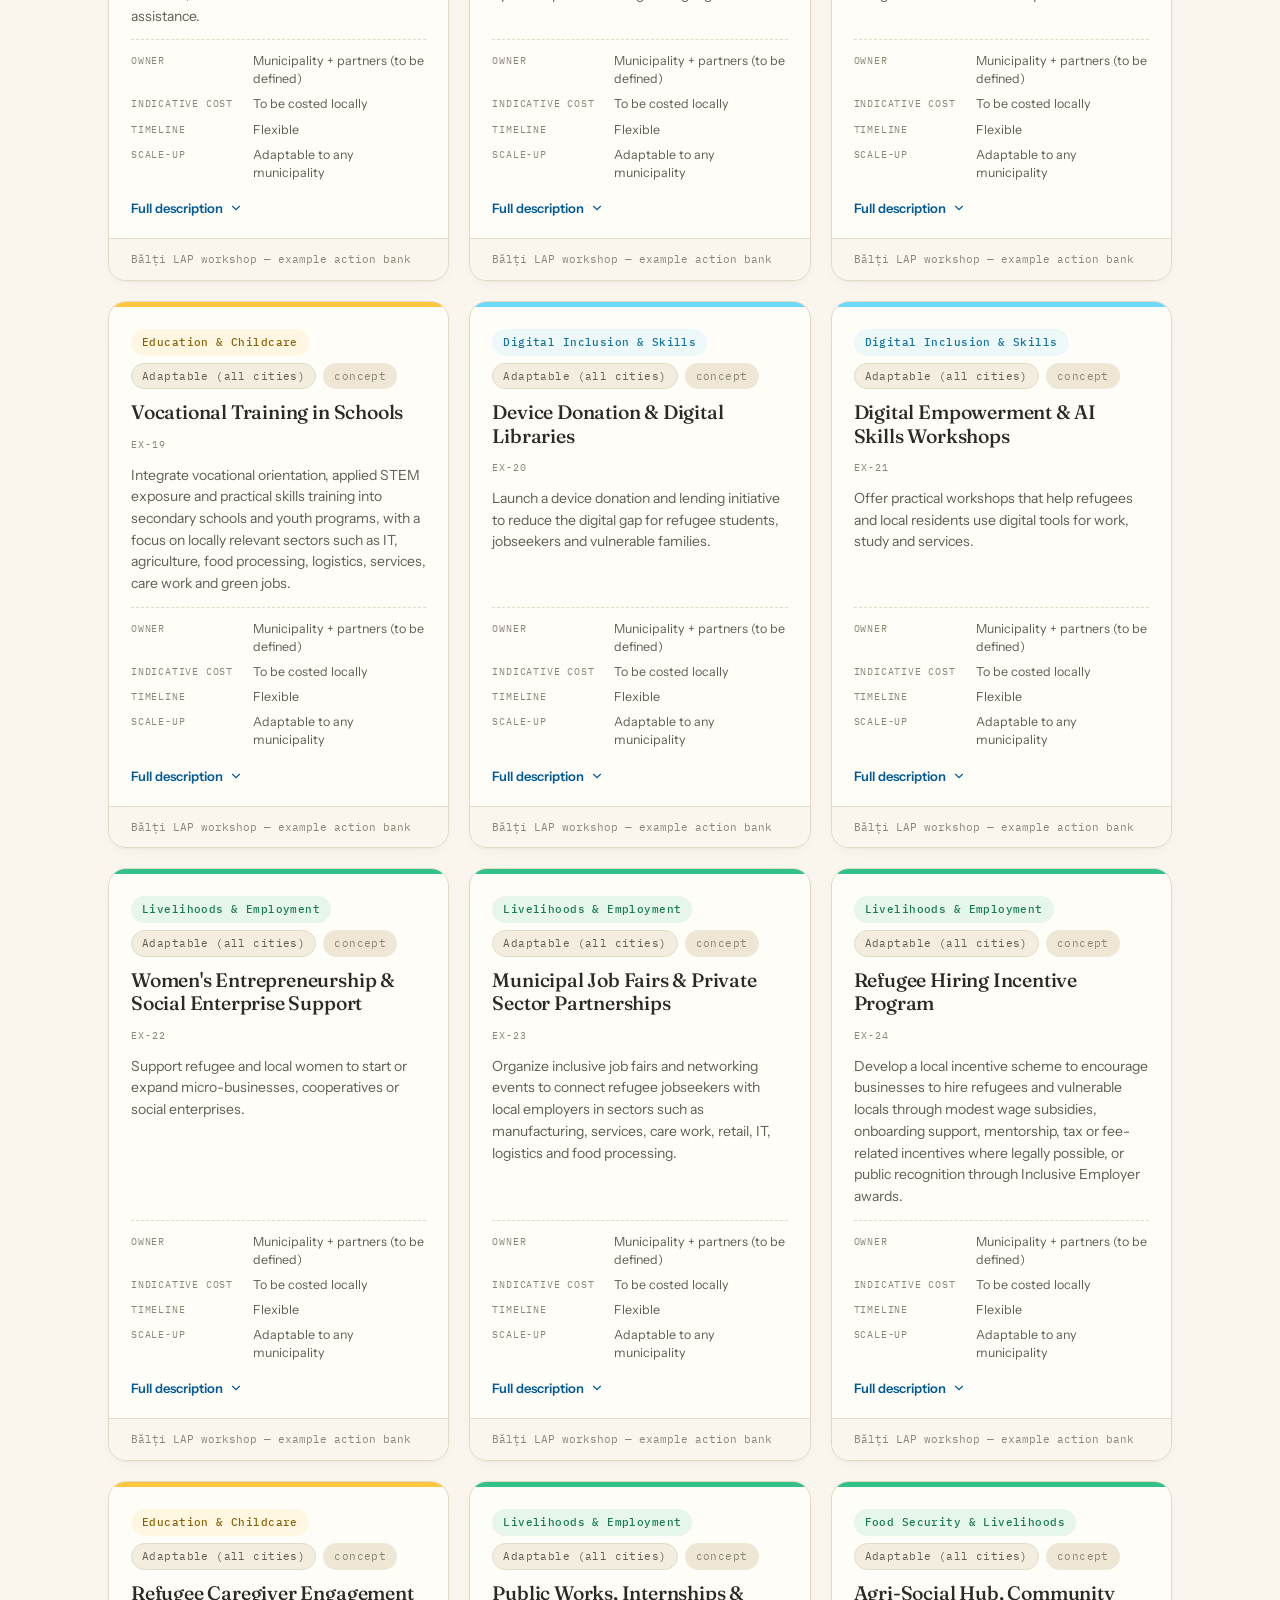
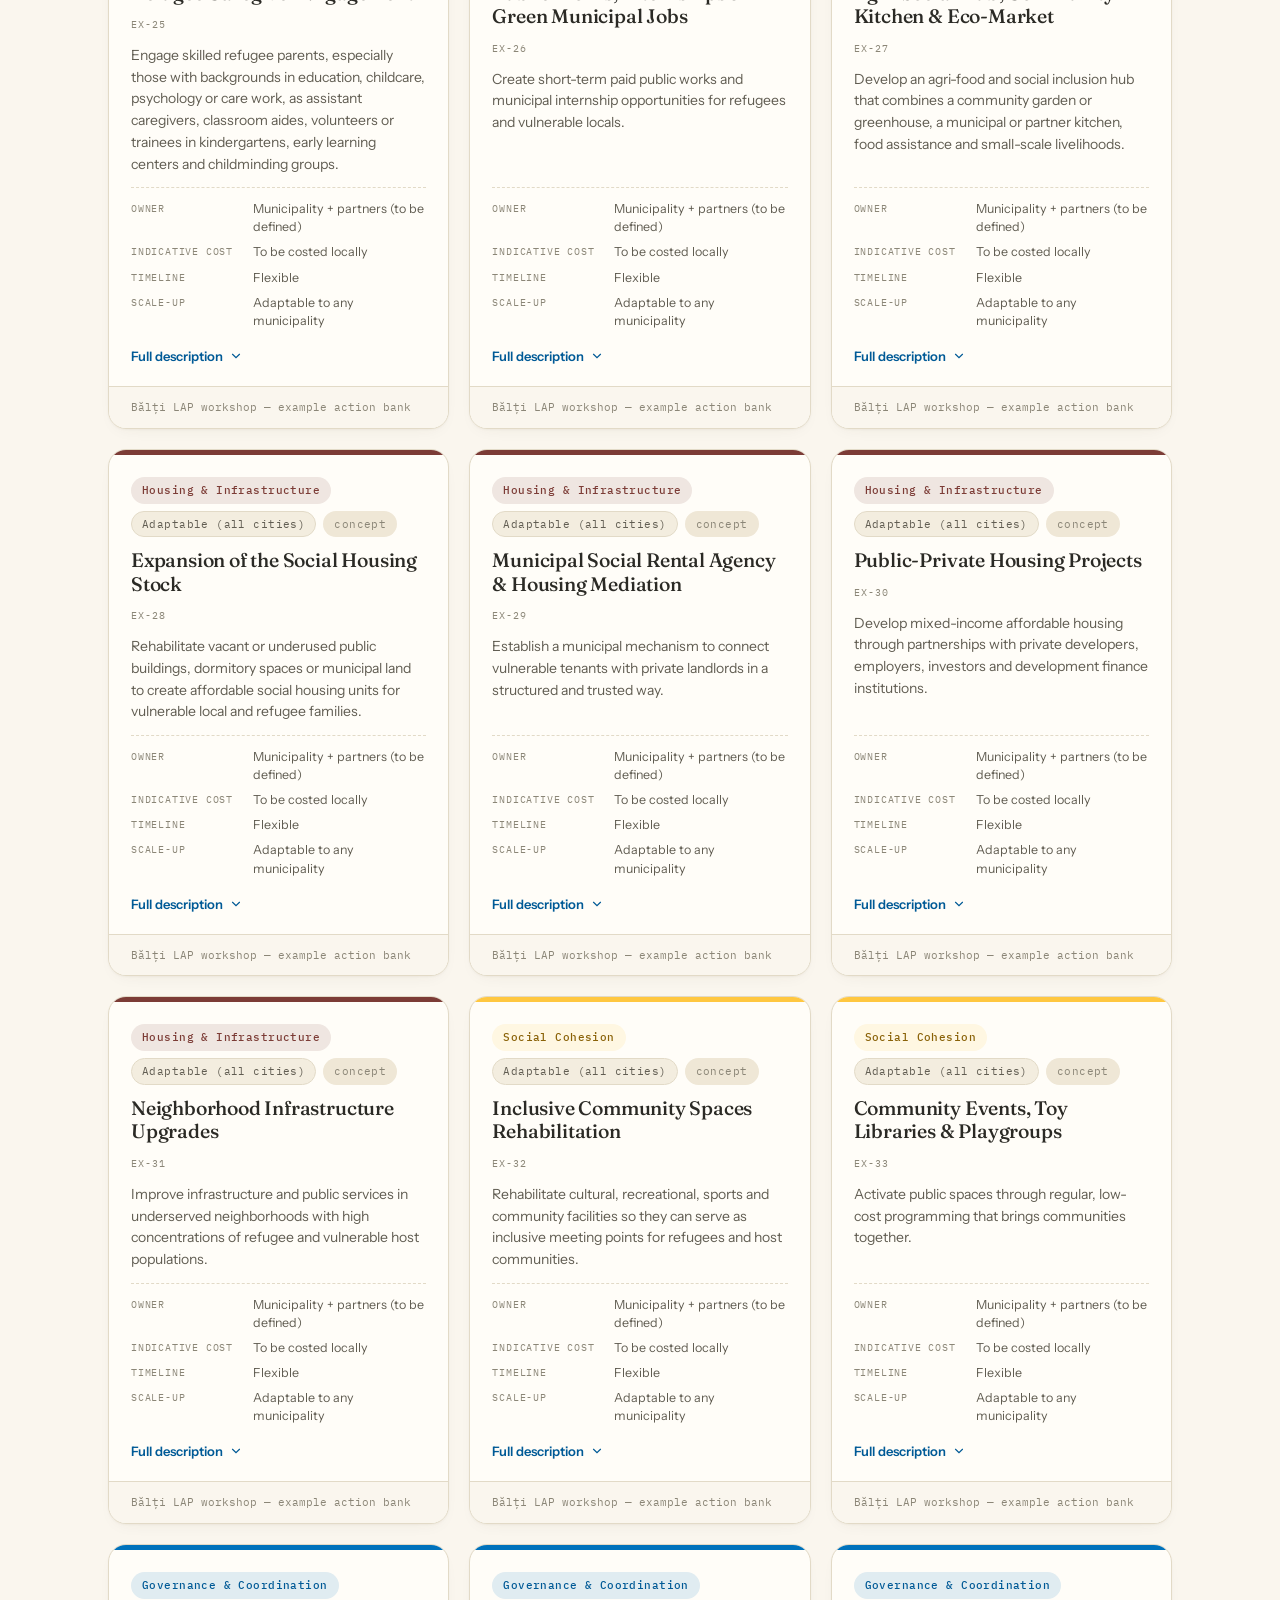
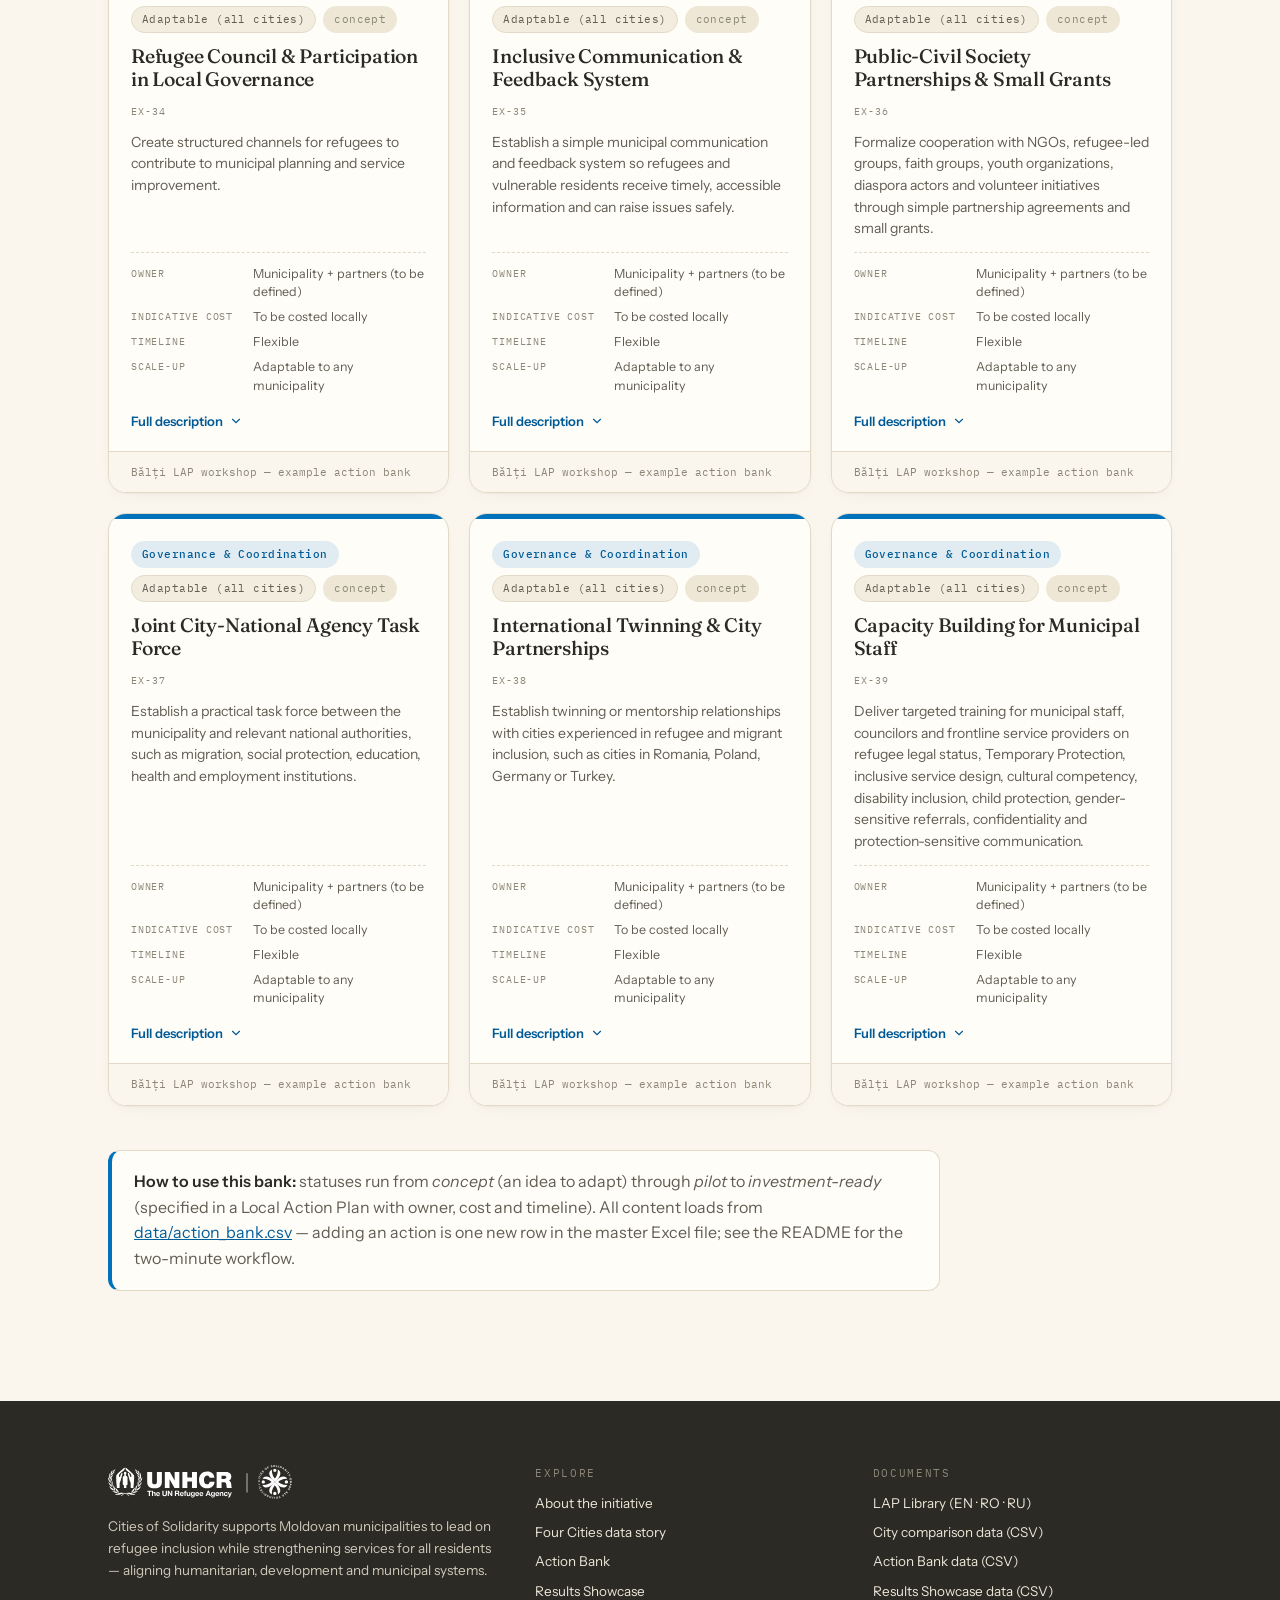
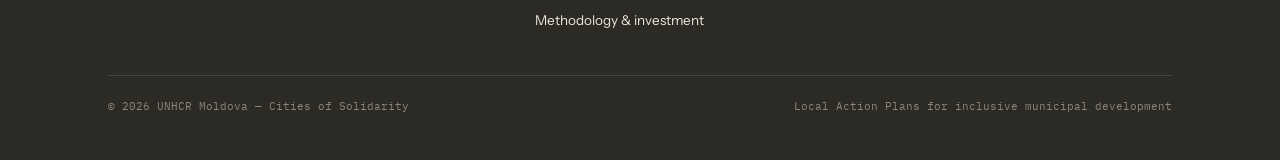
<file: action-bank.html>
<!DOCTYPE html>
<html lang="en">
<head>
<meta charset="UTF-8">
<meta name="viewport" content="width=device-width, initial-scale=1.0">
<title>Action Bank — Cities of Solidarity Moldova</title>
<meta name="description" content="A searchable repository of municipal action ideas for refugee inclusion — filter by sector, city, status and scale-up potential.">
<meta property="og:title" content="Action Bank — Cities of Solidarity Moldova">
<meta property="og:description" content="A searchable repository of municipal action ideas for refugee inclusion — filter by sector, city, status and scale-up potential.">
<meta property="og:type" content="website">
<meta property="og:site_name" content="Cities of Solidarity Moldova">
<link rel="icon" href="assets/images/favicon.svg" type="image/svg+xml">
<link rel="preconnect" href="https://fonts.googleapis.com">
<link rel="preconnect" href="https://fonts.gstatic.com" crossorigin>
<link href="https://fonts.googleapis.com/css2?family=Fraunces:opsz,wght@9..144,300;9..144,400;9..144,500;9..144,600&family=Instrument+Sans:ital,wght@0,400;0,500;0,600;1,400&family=IBM+Plex+Mono:wght@400;500&display=swap" rel="stylesheet">
<link rel="stylesheet" href="css/styles.css">
</head>
<body>
<a class="skip-link" href="#main">Skip to main content</a>

<header class="site">
  <div class="inner">
    <a class="site-logo" href="index.html" aria-label="Cities of Solidarity Moldova — home">
      <img src="assets/logos/unhcr-cos-logo-blue.svg" alt="UNHCR — The UN Refugee Agency · Cities of Solidarity">
    </a>
    <button id="nav-toggle" aria-expanded="false" aria-controls="site-nav" aria-label="Toggle navigation">
      <svg viewBox="0 0 24 24" fill="none" stroke-width="2" stroke-linecap="round"><path d="M4 7h16M4 12h16M4 17h16"/></svg>
    </button>
    <nav class="site-nav" id="site-nav" aria-label="Main">
      <a href="index.html">Home</a>
      <a href="about.html">About</a>
      <a href="comparison.html">Four Cities</a>
      <a href="action-bank.html" aria-current="page">Action Bank</a>
      <a href="results.html">Results Showcase</a>
      <a href="library.html">LAP Library</a>
      <a href="methodology.html">Methodology</a>
    </nav>
  </div>
</header>

<header class="page-hero" id="main">
  <div class="wrap">
    <p class="eyebrow"><span class="ch">Repository</span> Action ideas across sectors</p>
    <h1>The <em>Action Bank.</em></h1>
    <p class="lede">A growing repository of municipal action ideas for refugee inclusion — colour-coded by sector, filterable by city and readiness. It starts with the <strong>12 priority actions of the Comrat Local Action Plan</strong> and the simplified example actions developed for the Bălți LAP workshop, which any municipality can adapt, combine or replace.</p>
    <p class="data-status" id="data-status" style="margin-top:22px">Loading the Action Bank…</p>
  </div>
</header>

<section class="chapter" style="padding-top:44px">
  <div class="wrap">

    <!-- Filters: options are generated from the data file -->
    <div class="filters" role="search" aria-label="Filter actions">
      <label>Keyword search
        <input type="search" id="f-search" placeholder="e.g. childcare, housing, telemedicine…" autocomplete="off">
      </label>
      <label>Sector
        <select id="f-sector"><option value="">All sectors</option></select>
      </label>
      <label>City
        <select id="f-city"><option value="">All cities</option></select>
      </label>
      <label>Status
        <select id="f-status"><option value="">All statuses</option></select>
      </label>
      <label>Scale-up potential
        <select id="f-scale"><option value="">All scale-up levels</option></select>
      </label>
      <div class="reset"><button type="button" id="f-reset">Clear filters</button></div>
    </div>

    <p class="result-count" id="result-count" aria-live="polite"></p>
    <div class="actions-grid" id="actions-grid"></div>

    <div class="takeaway" data-reveal style="margin-top:44px">
      <p><b>How to use this bank:</b> statuses run from <em>concept</em> (an idea to adapt) through <em>pilot</em> to <em>investment-ready</em> (specified in a Local Action Plan with owner, cost and timeline). All content loads from <a href="data/action_bank.csv">data/action_bank.csv</a> — adding an action is one new row in the master Excel file; see the README for the two-minute workflow.</p>
    </div>
  </div>
</section>

<footer class="site-footer">
  <div class="wrap">
    <div class="cols">
      <div class="flogo">
        <img src="assets/logos/unhcr-cos-logo-white.svg" alt="UNHCR — The UN Refugee Agency · Cities of Solidarity">
        <p>Cities of Solidarity supports Moldovan municipalities to lead on refugee inclusion while strengthening services for all residents — aligning humanitarian, development and municipal systems.</p>
      </div>
      <div>
        <p class="lb">Explore</p>
        <ul>
          <li><a href="about.html">About the initiative</a></li>
          <li><a href="comparison.html">Four Cities data story</a></li>
          <li><a href="action-bank.html">Action Bank</a></li>
          <li><a href="results.html">Results Showcase</a></li>
          <li><a href="methodology.html">Methodology &amp; investment</a></li>
        </ul>
      </div>
      <div>
        <p class="lb">Documents</p>
        <ul>
          <li><a href="library.html">LAP Library (EN · RO · RU)</a></li>
          <li><a href="data/city_comparison.csv">City comparison data (CSV)</a></li>
          <li><a href="data/action_bank.csv">Action Bank data (CSV)</a></li>
          <li><a href="data/results_showcase.csv">Results Showcase data (CSV)</a></li>
        </ul>
      </div>
    </div>
    <div class="foot">
      <span>© <span data-year>2026</span> UNHCR Moldova — Cities of Solidarity</span>
      <span>Local Action Plans for inclusive municipal development</span>
    </div>
  </div>
</footer>

<script src="js/data-loader.js"></script>
<script src="js/main.js"></script>
<script src="js/action-bank.js"></script>
</body>
</html>
</file>
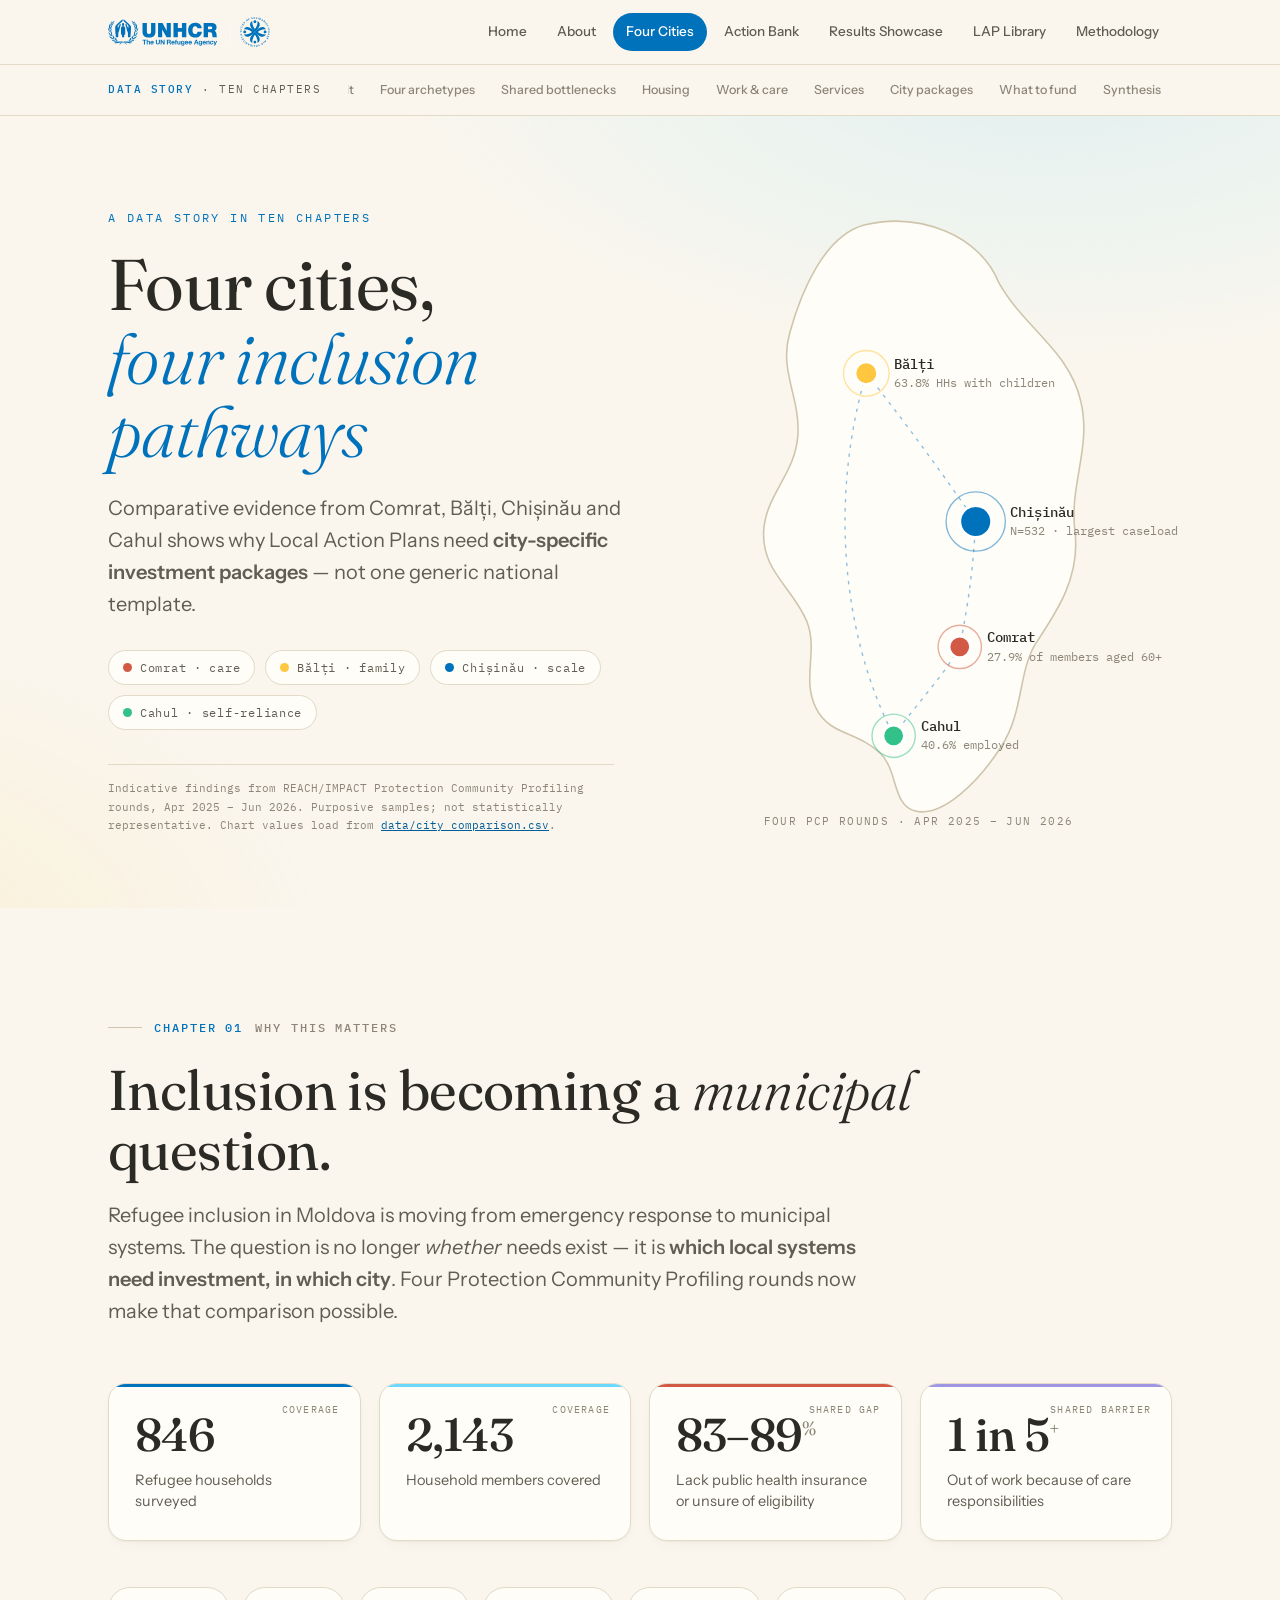
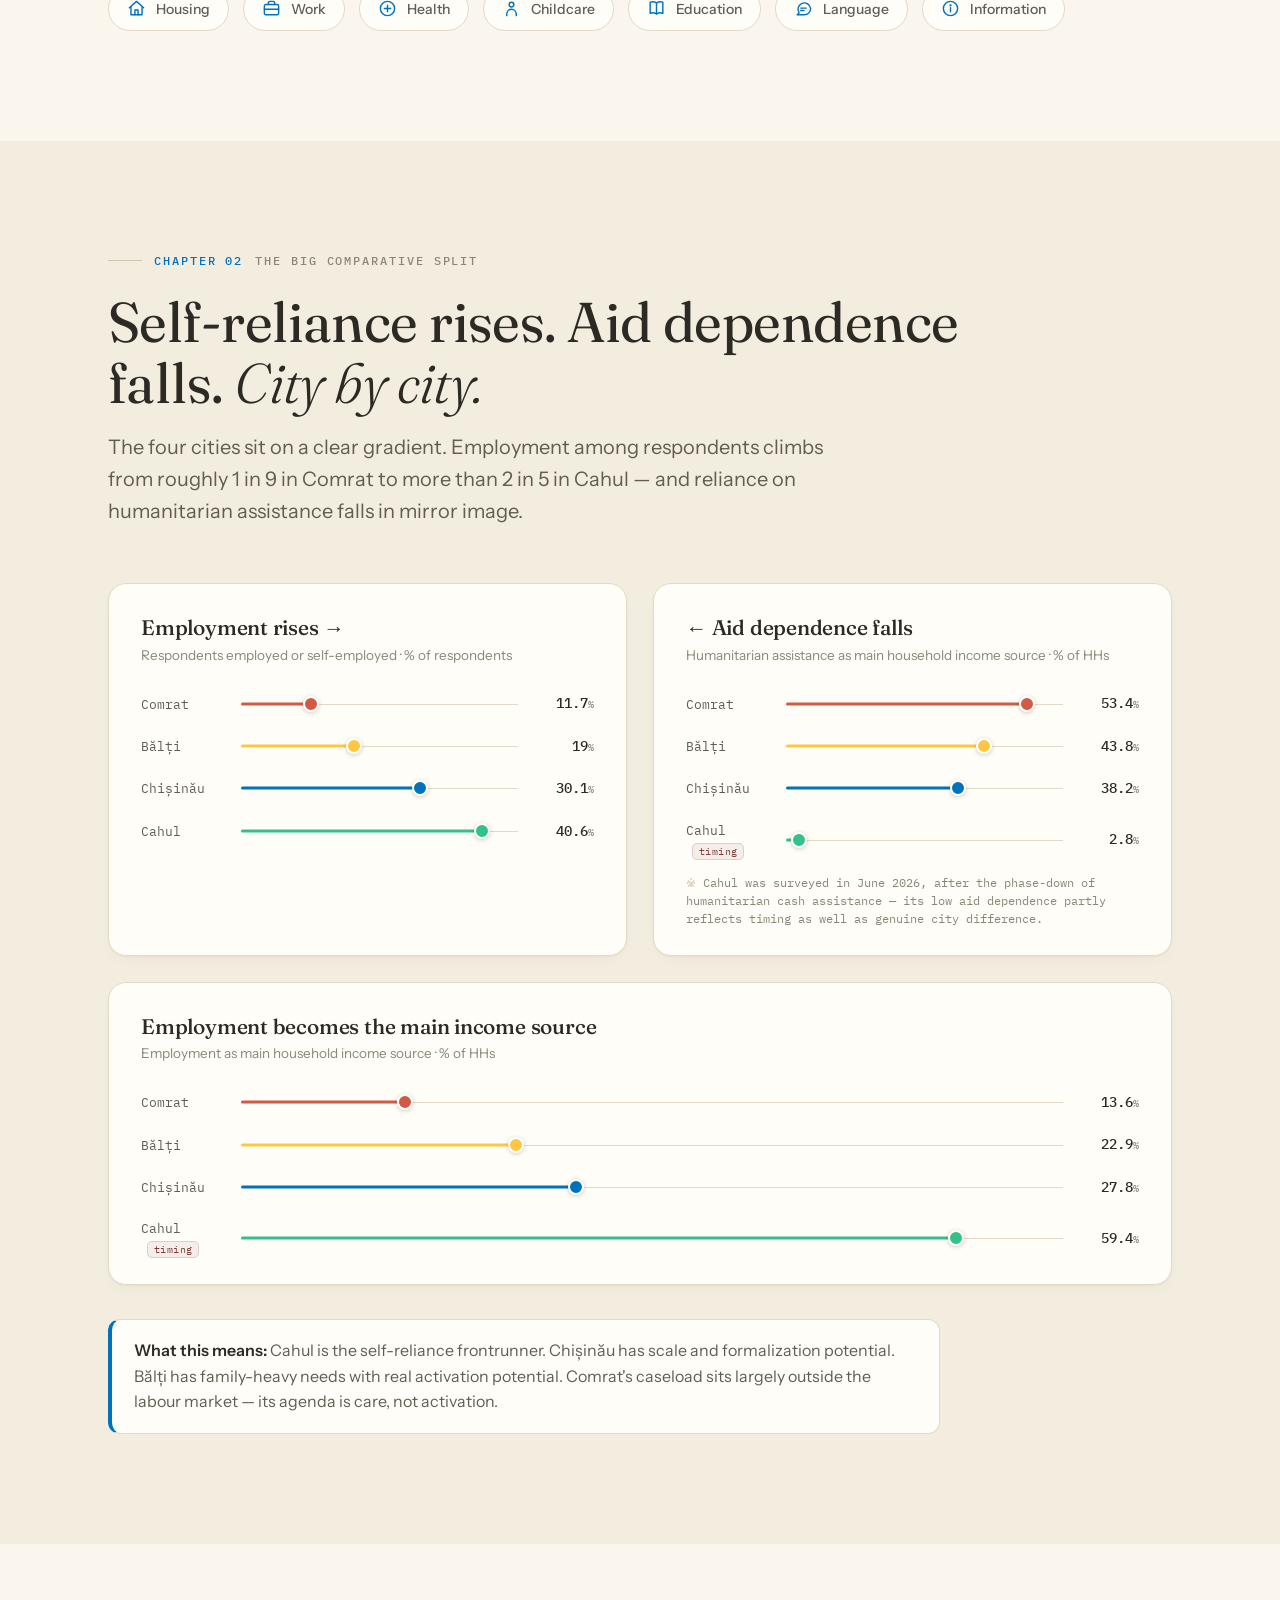
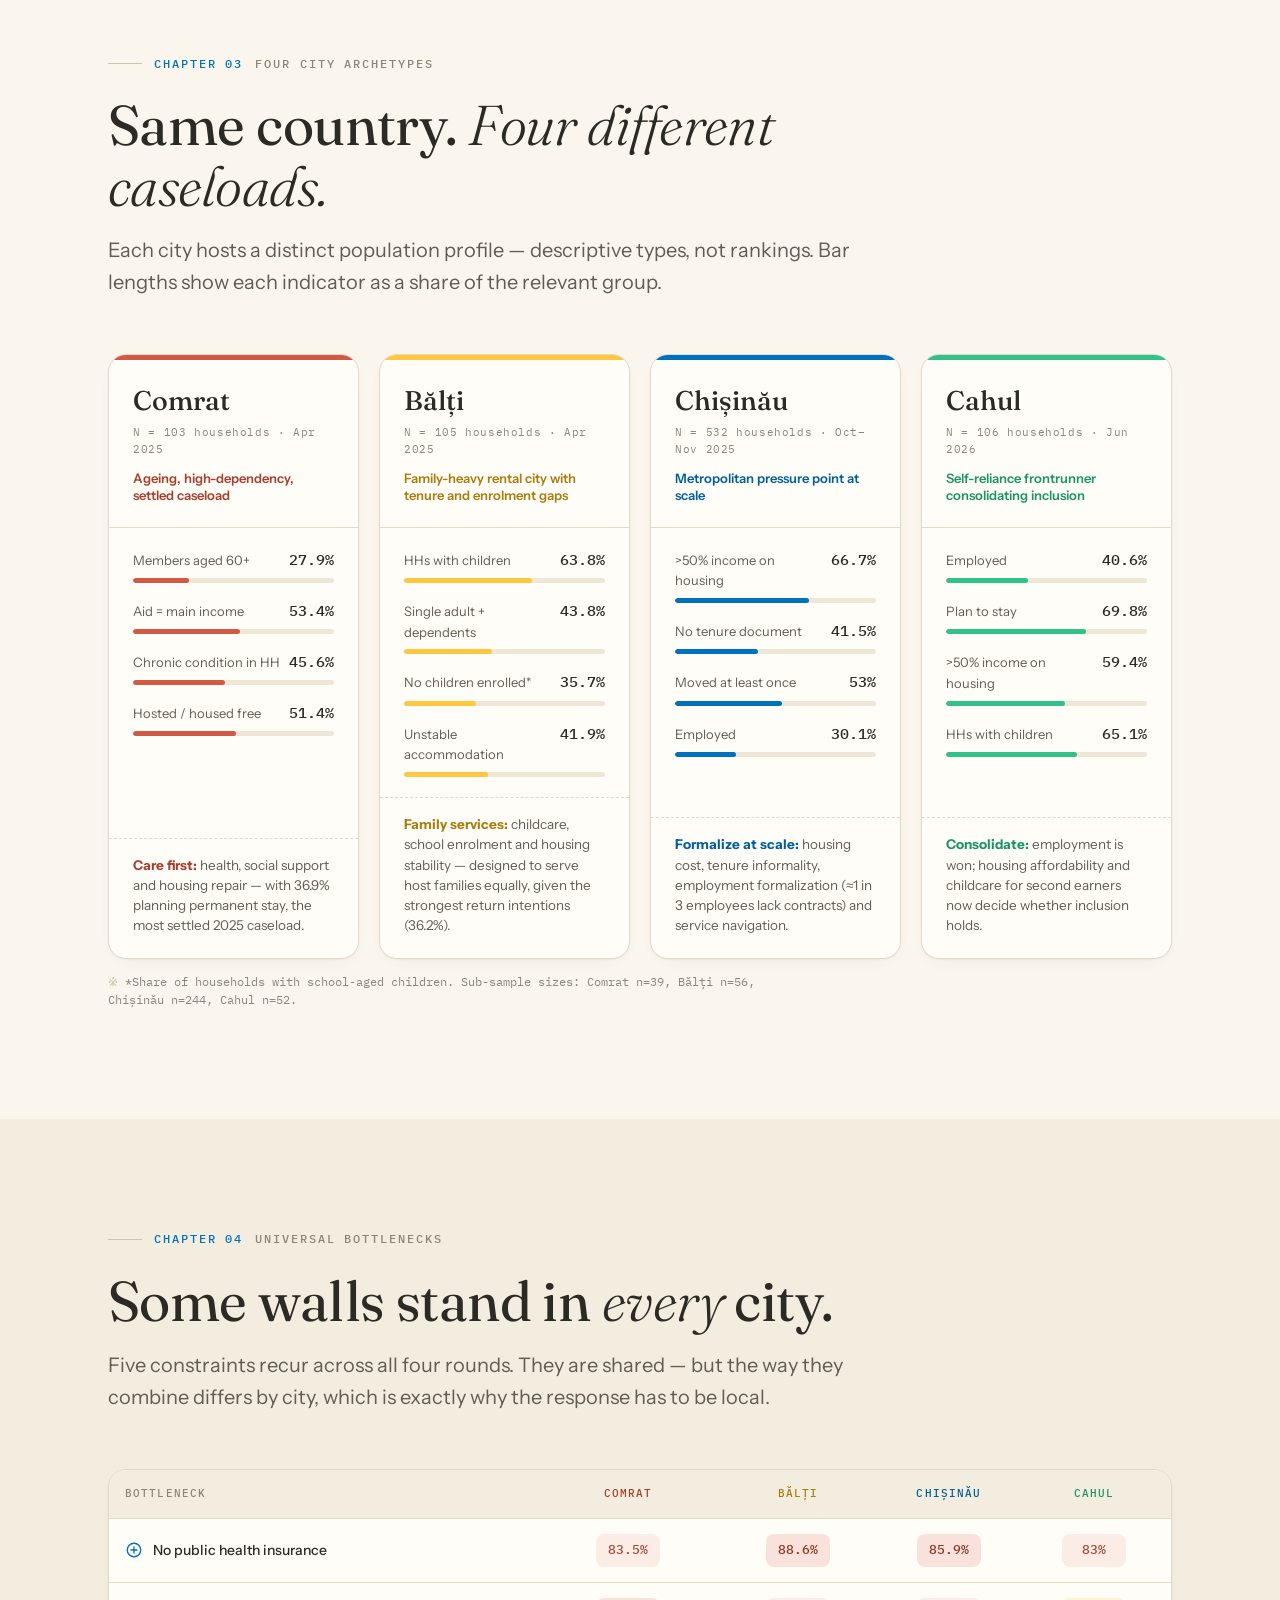
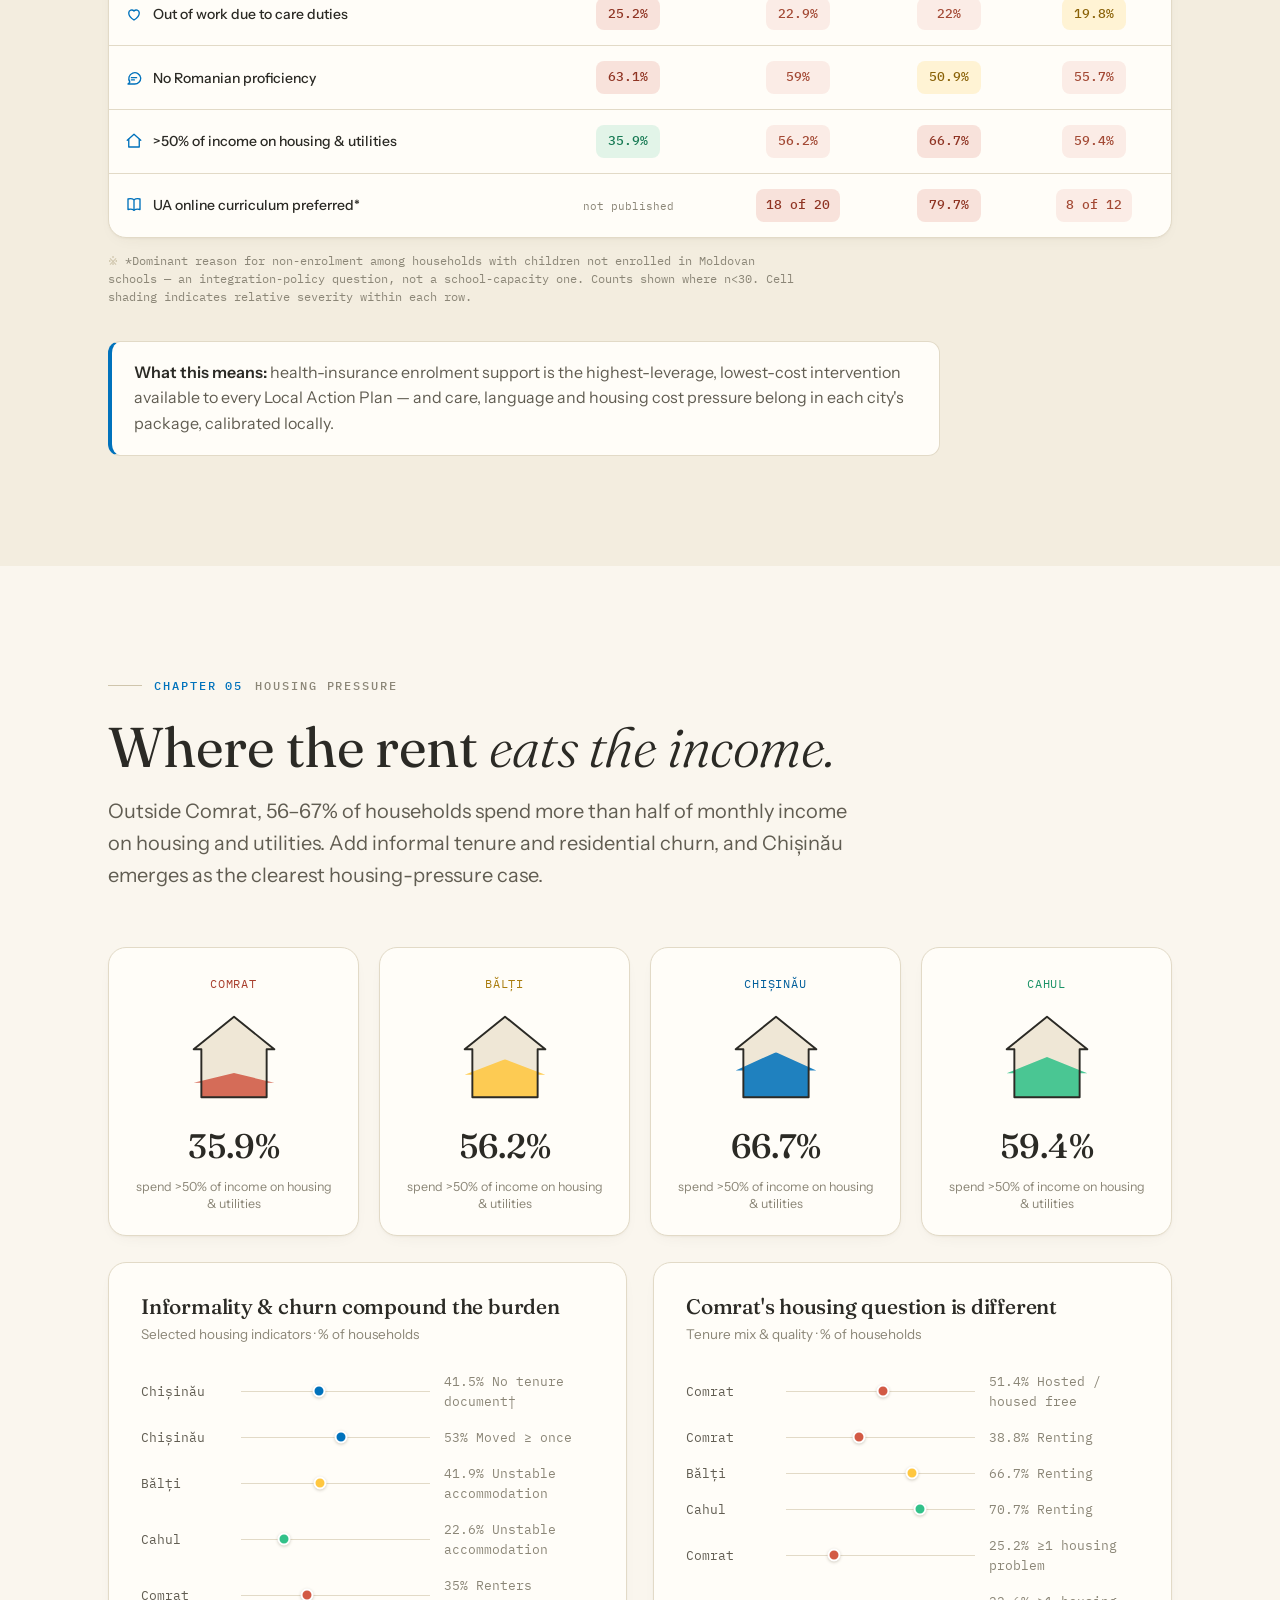
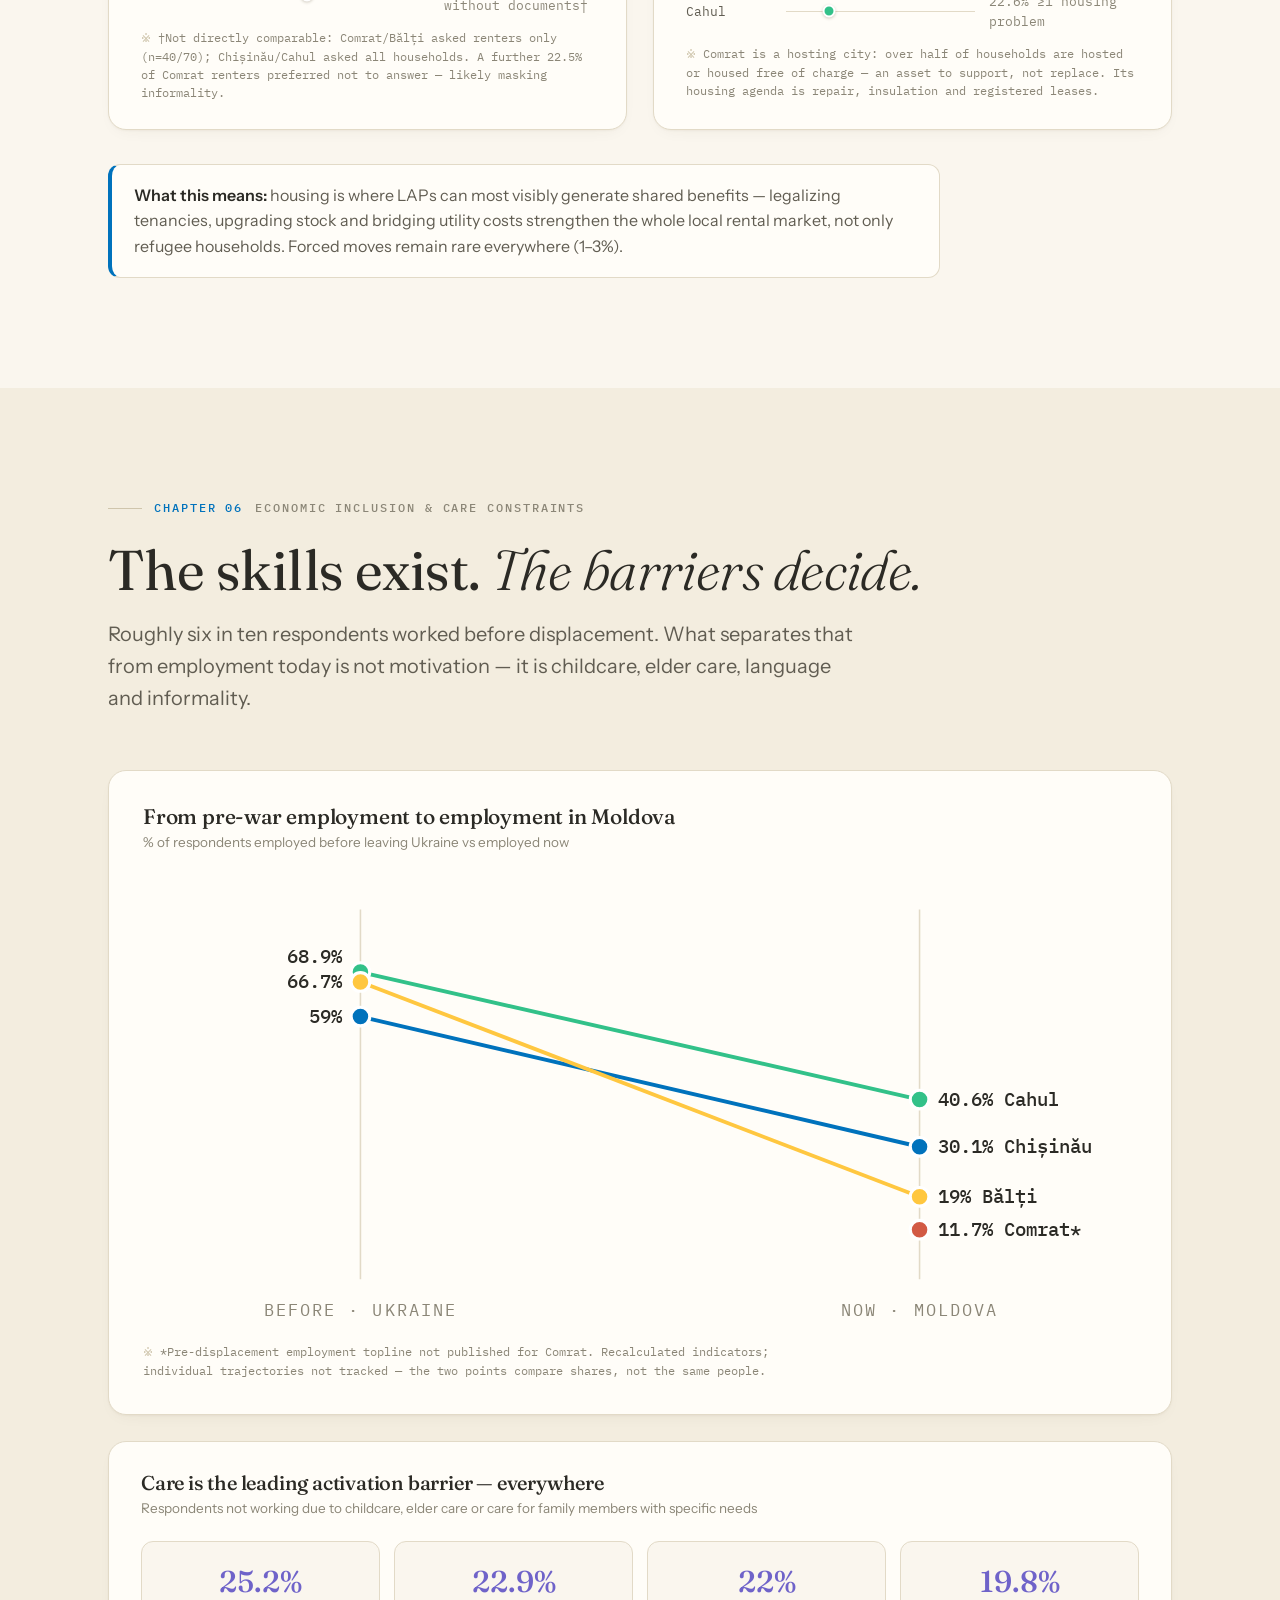
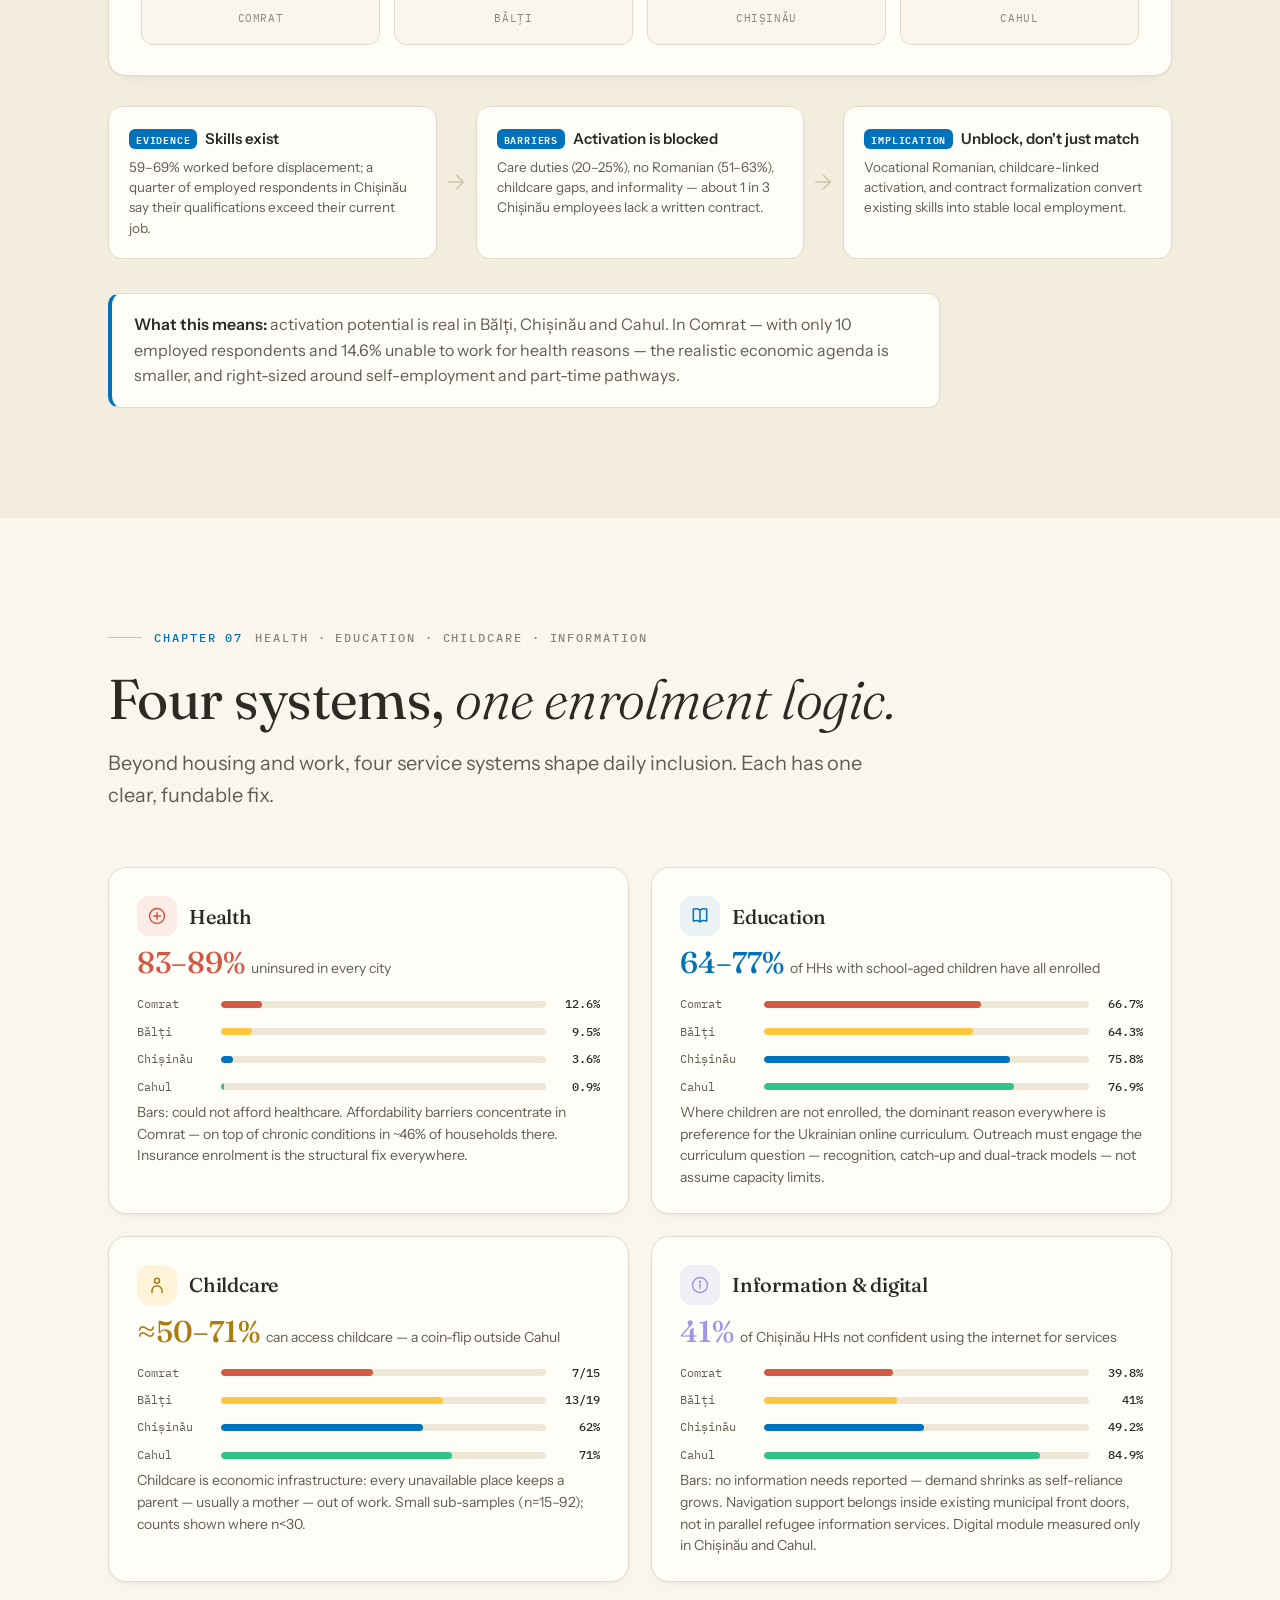
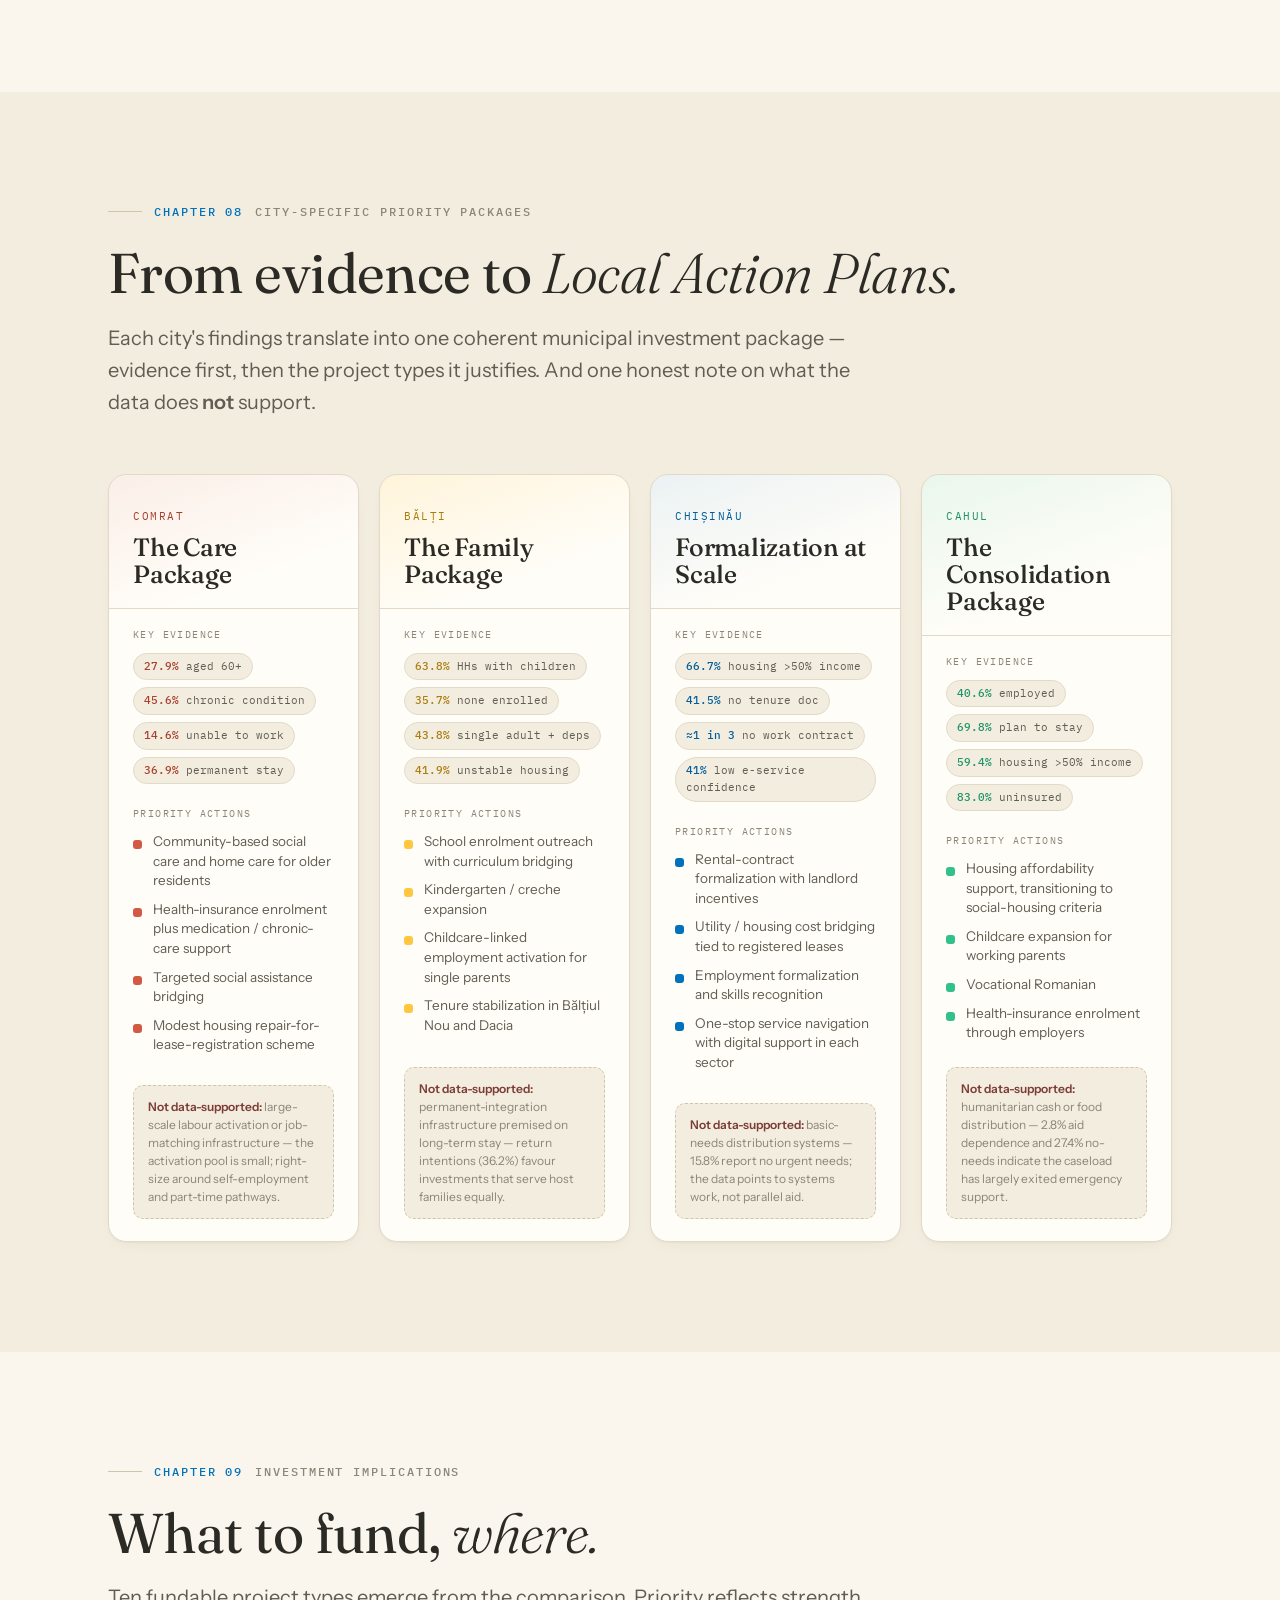
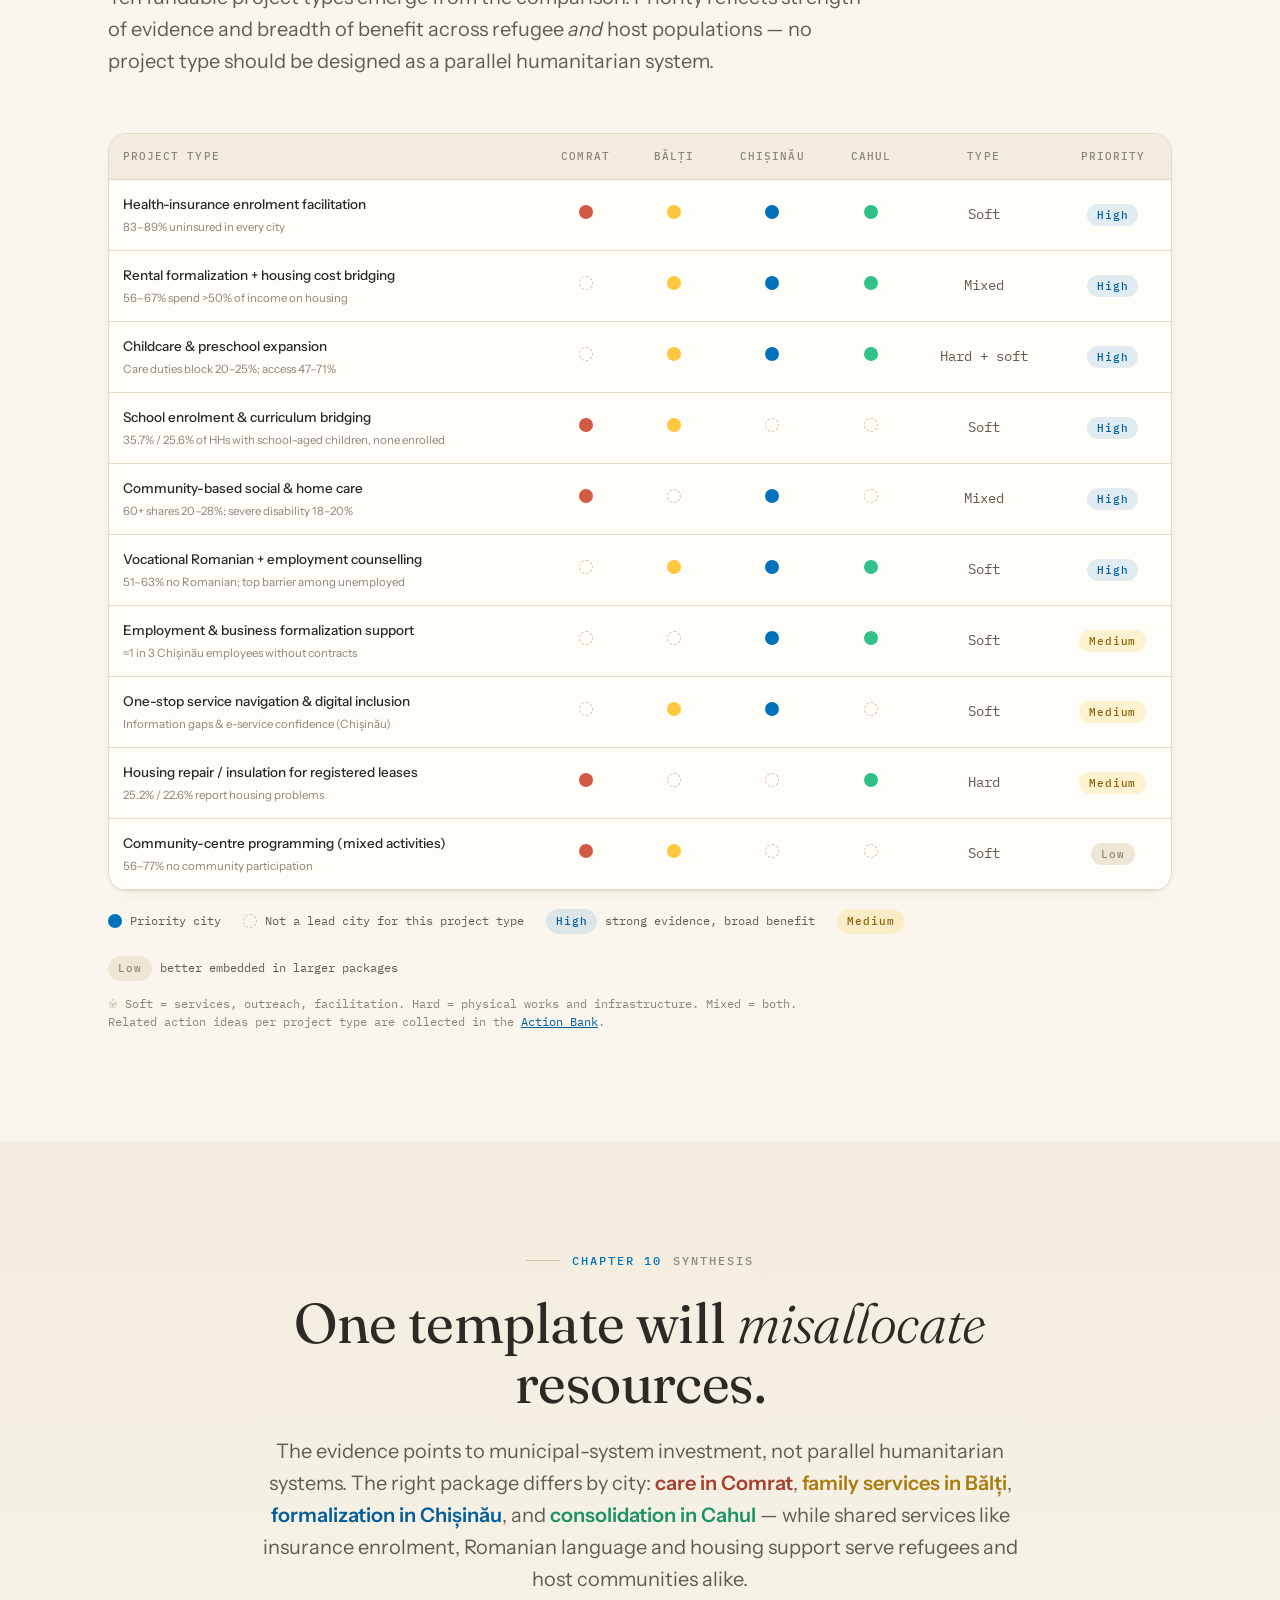
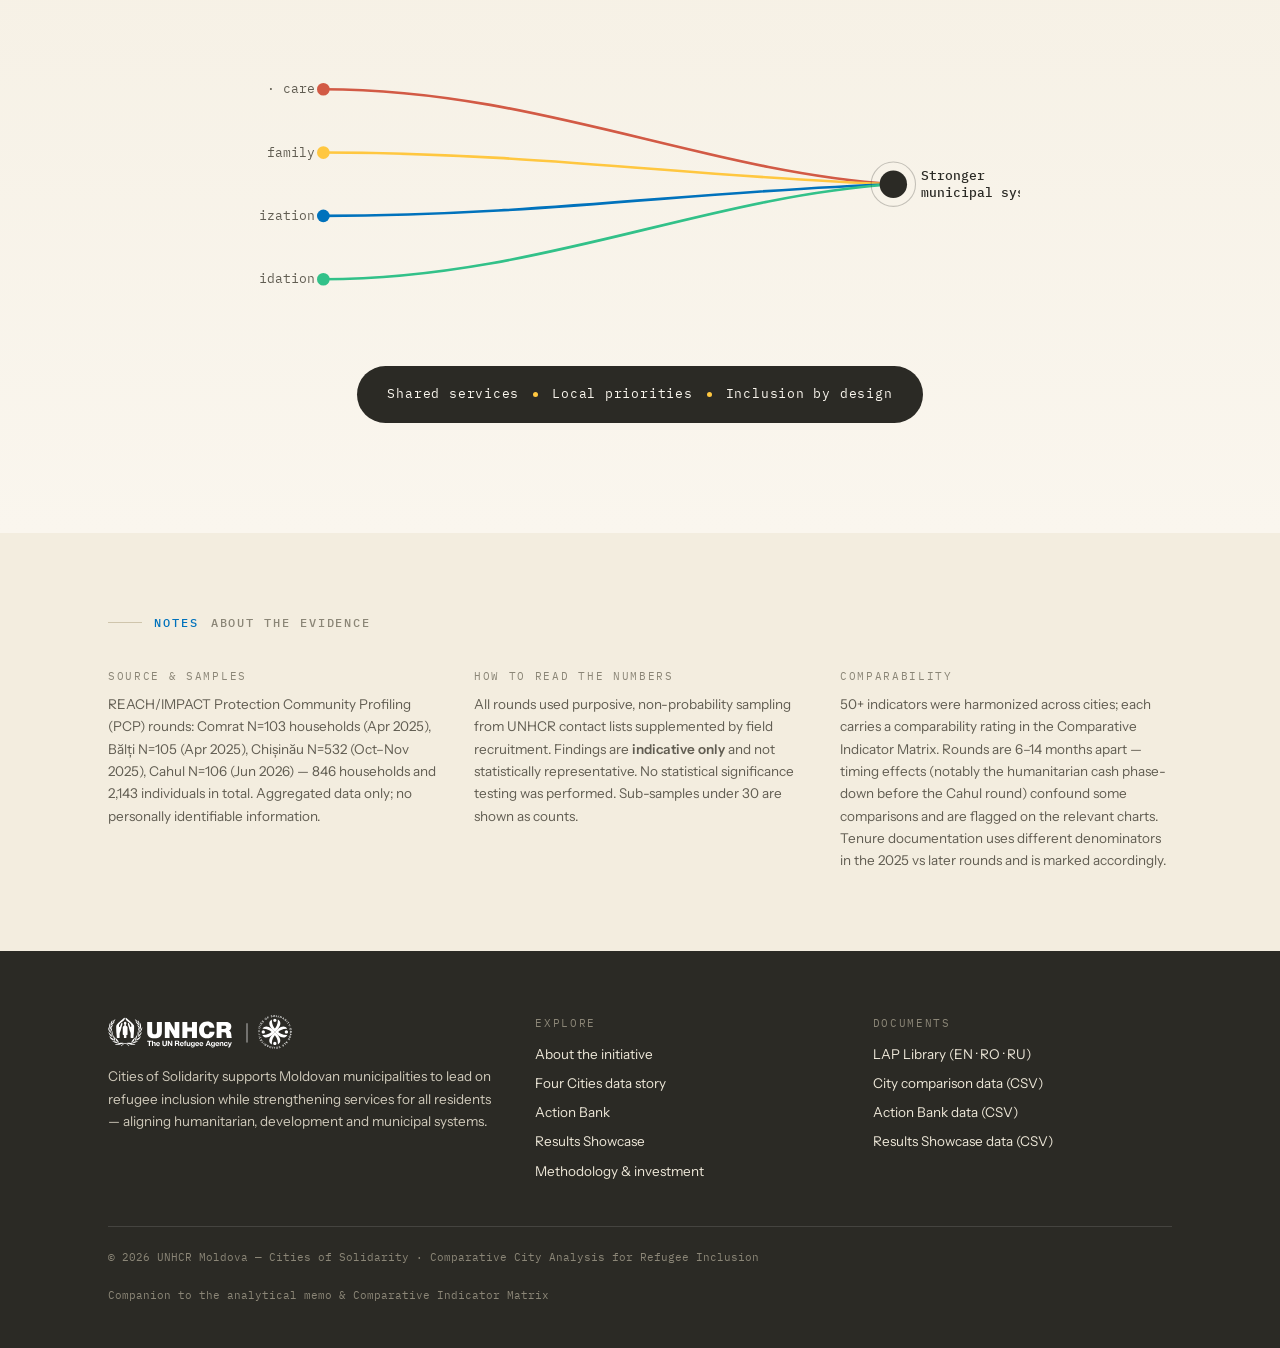
<file: comparison.html>
<!DOCTYPE html>
<html lang="en">
<head>
<meta charset="UTF-8">
<meta name="viewport" content="width=device-width, initial-scale=1.0">
<title>Four Cities, Four Inclusion Pathways — Cities of Solidarity Moldova</title>
<meta name="description" content="Comparative evidence from Comrat, Bălți, Chișinău and Cahul shows why Local Action Plans need city-specific investment packages.">
<meta property="og:title" content="Four Cities, Four Inclusion Pathways — Cities of Solidarity Moldova">
<meta property="og:description" content="Comparative evidence from Comrat, Bălți, Chișinău and Cahul shows why Local Action Plans need city-specific investment packages.">
<meta property="og:type" content="website">
<meta property="og:site_name" content="Cities of Solidarity Moldova">
<link rel="icon" href="assets/images/favicon.svg" type="image/svg+xml">
<link rel="preconnect" href="https://fonts.googleapis.com">
<link rel="preconnect" href="https://fonts.gstatic.com" crossorigin>
<link href="https://fonts.googleapis.com/css2?family=Fraunces:opsz,wght@9..144,300;9..144,400;9..144,500;9..144,600&family=Instrument+Sans:ital,wght@0,400;0,500;0,600;1,400&family=IBM+Plex+Mono:wght@400;500&display=swap" rel="stylesheet">
<link rel="stylesheet" href="css/styles.css">
</head>
<body>
<a class="skip-link" href="#main">Skip to main content</a>
<div id="progress"></div>

<header class="site">
  <div class="inner">
    <a class="site-logo" href="index.html" aria-label="Cities of Solidarity Moldova — home">
      <img src="assets/logos/unhcr-cos-logo-blue.svg" alt="UNHCR — The UN Refugee Agency · Cities of Solidarity">
    </a>
    <button id="nav-toggle" aria-expanded="false" aria-controls="site-nav" aria-label="Toggle navigation">
      <svg viewBox="0 0 24 24" fill="none" stroke-width="2" stroke-linecap="round"><path d="M4 7h16M4 12h16M4 17h16"/></svg>
    </button>
    <nav class="site-nav" id="site-nav" aria-label="Main">
      <a href="index.html">Home</a>
      <a href="about.html">About</a>
      <a href="comparison.html" aria-current="page">Four Cities</a>
      <a href="action-bank.html">Action Bank</a>
      <a href="results.html">Results Showcase</a>
      <a href="library.html">LAP Library</a>
      <a href="methodology.html">Methodology</a>
    </nav>
  </div>
</header>

<nav id="chapnav" aria-label="Chapters">
  <div class="inner">
    <span class="brand"><b>Data story</b> · Ten chapters</span>
    <div class="links">
      <a href="#why">Why it matters</a>
      <a href="#split">The split</a>
      <a href="#cities">Four archetypes</a>
      <a href="#shared">Shared bottlenecks</a>
      <a href="#housing">Housing</a>
      <a href="#work">Work &amp; care</a>
      <a href="#services">Services</a>
      <a href="#packages">City packages</a>
      <a href="#invest">What to fund</a>
      <a href="#synthesis">Synthesis</a>
    </div>
  </div>
</nav>

<!-- ============ STORY HERO ============ -->
<header class="story-hero" id="main">
  <div class="wrap hero-grid">
    <div>
      <span class="kicker" style="font-family:var(--font-mono);font-size:12px;letter-spacing:.2em;text-transform:uppercase;color:var(--blue);display:inline-flex;align-items:center;gap:10px">A data story in ten chapters</span>
      <h1>Four cities,<br><span class="accent">four inclusion pathways</span></h1>
      <p class="sub">Comparative evidence from Comrat, Bălți, Chișinău and Cahul shows why Local Action Plans need <strong>city-specific investment packages</strong> — not one generic national template.</p>
      <div class="hero-cities">
        <a class="city-chip" href="#cities"><span class="dot" style="background:var(--comrat)"></span>Comrat · care</a>
        <a class="city-chip" href="#cities"><span class="dot" style="background:var(--balti)"></span>Bălți · family</a>
        <a class="city-chip" href="#cities"><span class="dot" style="background:var(--chisinau)"></span>Chișinău · scale</a>
        <a class="city-chip" href="#cities"><span class="dot" style="background:var(--cahul)"></span>Cahul · self-reliance</a>
      </div>
      <p class="hero-src">Indicative findings from REACH/IMPACT Protection Community Profiling rounds, Apr 2025 – Jun 2026. Purposive samples; not statistically representative. Chart values load from <a href="data/city_comparison.csv">data/city_comparison.csv</a>.</p>
      <p class="data-status" id="data-status">Loading comparison data…</p>
    </div>
    <div class="hero-map" aria-hidden="true">
      <svg viewBox="0 0 420 560" role="img" aria-label="Stylized map of Moldova with the four profiled cities">
        <path class="map-shape" d="M150 22 C 200 10, 252 32, 268 72 C 290 112, 330 132, 340 176 C 350 216, 330 250, 335 290 C 340 330, 320 360, 300 390 C 285 416, 290 450, 270 480 C 252 508, 220 542, 195 536 C 175 531, 180 502, 165 486 C 145 466, 120 470, 108 446 C 95 420, 110 396, 100 370 C 88 340, 60 326, 62 290 C 64 258, 90 240, 92 206 C 94 172, 75 150, 85 116 C 95 80, 115 32, 150 22 Z"/>
        <path class="map-link" d="M152 152 C 190 200, 215 235, 248 282"/>
        <path class="map-link" d="M248 282 C 246 320, 242 352, 234 392"/>
        <path class="map-link" d="M234 392 C 218 420, 196 442, 176 470"/>
        <path class="map-link" d="M152 152 C 120 260, 130 380, 176 470"/>
        <g class="node">
          <circle class="halo node-pulse" cx="152" cy="152" r="20" stroke="var(--balti)"/>
          <circle class="core" cx="152" cy="152" r="10" fill="var(--balti)"/>
          <text class="map-label" x="176" y="148">Bălți</text>
          <text class="map-stat" x="176" y="164">63.8% HHs with children</text>
        </g>
        <g class="node">
          <circle class="halo node-pulse" cx="248" cy="282" r="26" stroke="var(--chisinau)" style="animation-delay:.6s"/>
          <circle class="core" cx="248" cy="282" r="14" fill="var(--chisinau)"/>
          <text class="map-label" x="278" y="278">Chișinău</text>
          <text class="map-stat" x="278" y="294">N=532 · largest caseload</text>
        </g>
        <g class="node">
          <circle class="halo node-pulse" cx="234" cy="392" r="19" stroke="var(--comrat)" style="animation-delay:1.2s"/>
          <circle class="core" cx="234" cy="392" r="9.5" fill="var(--comrat)"/>
          <text class="map-label" x="258" y="388">Comrat</text>
          <text class="map-stat" x="258" y="404">27.9% of members aged 60+</text>
        </g>
        <g class="node">
          <circle class="halo node-pulse" cx="176" cy="470" r="19" stroke="var(--cahul)" style="animation-delay:1.8s"/>
          <circle class="core" cx="176" cy="470" r="9.5" fill="var(--cahul)"/>
          <text class="map-label" x="200" y="466">Cahul</text>
          <text class="map-stat" x="200" y="482">40.6% employed</text>
        </g>
        <text class="map-cap" x="62" y="548">FOUR PCP ROUNDS · APR 2025 – JUN 2026</text>
      </svg>
    </div>
  </div>
</header>

<!-- ============ 01 WHY THIS MATTERS ============ -->
<section class="chapter" id="why">
  <div class="wrap">
    <div class="sec-head" data-reveal>
      <p class="eyebrow"><span class="ch">Chapter 01</span> Why this matters</p>
      <h2 class="sec-title">Inclusion is becoming a <em>municipal</em> question.</h2>
      <p class="lede">Refugee inclusion in Moldova is moving from emergency response to municipal systems. The question is no longer <em>whether</em> needs exist — it is <strong>which local systems need investment, in which city</strong>. Four Protection Community Profiling rounds now make that comparison possible.</p>
    </div>
    <!-- Headline stat cards render here from group "headline" -->
    <div class="stat-row" id="stat-row" aria-live="polite"></div>
    <div class="icon-row" data-reveal>
      <span class="icon-pill"><svg viewBox="0 0 24 24" fill="none" stroke-width="1.8" stroke-linecap="round" stroke-linejoin="round"><path d="M3 11l9-8 9 8"/><path d="M5 10v10h14V10"/><path d="M10 20v-6h4v6"/></svg>Housing</span>
      <span class="icon-pill"><svg viewBox="0 0 24 24" fill="none" stroke-width="1.8" stroke-linecap="round" stroke-linejoin="round"><rect x="3" y="7" width="18" height="13" rx="2"/><path d="M8 7V5a2 2 0 012-2h4a2 2 0 012 2v2"/><path d="M3 13h18"/></svg>Work</span>
      <span class="icon-pill"><svg viewBox="0 0 24 24" fill="none" stroke-width="1.8" stroke-linecap="round" stroke-linejoin="round"><circle cx="12" cy="12" r="9"/><path d="M12 8v8M8 12h8"/></svg>Health</span>
      <span class="icon-pill"><svg viewBox="0 0 24 24" fill="none" stroke-width="1.8" stroke-linecap="round" stroke-linejoin="round"><circle cx="12" cy="7" r="3"/><path d="M6 21v-2a6 6 0 0112 0v2"/></svg>Childcare</span>
      <span class="icon-pill"><svg viewBox="0 0 24 24" fill="none" stroke-width="1.8" stroke-linecap="round" stroke-linejoin="round"><path d="M12 5c-2-1.5-5-2-8-1v14c3-1 6-.5 8 1 2-1.5 5-2 8-1V4c-3-1-6-.5-8 1z"/><path d="M12 5v14"/></svg>Education</span>
      <span class="icon-pill"><svg viewBox="0 0 24 24" fill="none" stroke-width="1.8" stroke-linecap="round" stroke-linejoin="round"><path d="M21 12a8 8 0 01-8 8H4l2.5-2.5A8 8 0 1121 12z"/><path d="M8.5 11.5h7M8.5 14.5h4"/></svg>Language</span>
      <span class="icon-pill"><svg viewBox="0 0 24 24" fill="none" stroke-width="1.8" stroke-linecap="round" stroke-linejoin="round"><circle cx="12" cy="12" r="9"/><path d="M12 11v5"/><circle cx="12" cy="8" r=".6" fill="currentColor"/></svg>Information</span>
    </div>
  </div>
</section>

<!-- ============ 02 THE BIG SPLIT ============ -->
<section class="chapter alt" id="split">
  <div class="wrap">
    <div class="sec-head" data-reveal>
      <p class="eyebrow"><span class="ch">Chapter 02</span> The big comparative split</p>
      <h2 class="sec-title">Self-reliance rises. Aid dependence falls. <em>City by city.</em></h2>
      <p class="lede">The four cities sit on a clear gradient. Employment among respondents climbs from roughly 1 in 9 in Comrat to more than 2 in 5 in Cahul — and reliance on humanitarian assistance falls in mirror image.</p>
    </div>
    <div class="split-grid">
      <div class="chart-card" data-reveal data-anim>
        <h3>Employment rises →</h3>
        <p class="sub">Respondents employed or self-employed · % of respondents</p>
        <div class="lolli" id="lolli-employment"></div>
      </div>
      <div class="chart-card" data-reveal="2" data-anim>
        <h3>← Aid dependence falls</h3>
        <p class="sub">Humanitarian assistance as main household income source · % of HHs</p>
        <div class="lolli" id="lolli-aid"></div>
        <p class="footnote">Cahul was surveyed in June 2026, after the phase-down of humanitarian cash assistance — its low aid dependence partly reflects timing as well as genuine city difference.</p>
      </div>
    </div>
    <div class="chart-card" style="margin-top:26px" data-reveal data-anim>
      <h3>Employment becomes the main income source</h3>
      <p class="sub">Employment as main household income source · % of HHs</p>
      <div class="lolli" id="lolli-empincome"></div>
    </div>
    <div class="takeaway" data-reveal>
      <p><b>What this means:</b> Cahul is the self-reliance frontrunner. Chișinău has scale and formalization potential. Bălți has family-heavy needs with real activation potential. Comrat's caseload sits largely outside the labour market — its agenda is care, not activation.</p>
    </div>
  </div>
</section>

<!-- ============ 03 FOUR CITY ARCHETYPES ============ -->
<section class="chapter" id="cities">
  <div class="wrap">
    <div class="sec-head" data-reveal>
      <p class="eyebrow"><span class="ch">Chapter 03</span> Four city archetypes</p>
      <h2 class="sec-title">Same country. <em>Four different caseloads.</em></h2>
      <p class="lede">Each city hosts a distinct population profile — descriptive types, not rankings. Bar lengths show each indicator as a share of the relevant group.</p>
    </div>
    <div class="arch-grid">
      <article class="arch-card" style="--c:var(--comrat);--ci:var(--comrat-ink)" data-reveal data-anim>
        <div class="arch-head">
          <div class="cname">Comrat</div>
          <div class="n" data-city="Comrat">N = …</div>
          <span class="type">Ageing, high-dependency, settled caseload</span>
        </div>
        <div class="arch-stats" data-city="Comrat"></div>
        <div class="arch-foot"><b>Care first:</b> health, social support and housing repair — with 36.9% planning permanent stay, the most settled 2025 caseload.</div>
      </article>
      <article class="arch-card" style="--c:var(--balti);--ci:var(--balti-ink)" data-reveal="2" data-anim>
        <div class="arch-head">
          <div class="cname">Bălți</div>
          <div class="n" data-city="Bălți">N = …</div>
          <span class="type">Family-heavy rental city with tenure and enrolment gaps</span>
        </div>
        <div class="arch-stats" data-city="Bălți"></div>
        <div class="arch-foot"><b>Family services:</b> childcare, school enrolment and housing stability — designed to serve host families equally, given the strongest return intentions (36.2%).</div>
      </article>
      <article class="arch-card" style="--c:var(--chisinau);--ci:var(--chisinau-ink)" data-reveal="3" data-anim>
        <div class="arch-head">
          <div class="cname">Chișinău</div>
          <div class="n" data-city="Chișinău">N = …</div>
          <span class="type">Metropolitan pressure point at scale</span>
        </div>
        <div class="arch-stats" data-city="Chișinău"></div>
        <div class="arch-foot"><b>Formalize at scale:</b> housing cost, tenure informality, employment formalization (≈1 in 3 employees lack contracts) and service navigation.</div>
      </article>
      <article class="arch-card" style="--c:var(--cahul);--ci:var(--cahul-ink)" data-reveal="4" data-anim>
        <div class="arch-head">
          <div class="cname">Cahul</div>
          <div class="n" data-city="Cahul">N = …</div>
          <span class="type">Self-reliance frontrunner consolidating inclusion</span>
        </div>
        <div class="arch-stats" data-city="Cahul"></div>
        <div class="arch-foot"><b>Consolidate:</b> employment is won; housing affordability and childcare for second earners now decide whether inclusion holds.</div>
      </article>
    </div>
    <p class="footnote">*Share of households with school-aged children. Sub-sample sizes: Comrat n=39, Bălți n=56, Chișinău n=244, Cahul n=52.</p>
  </div>
</section>

<!-- ============ 04 UNIVERSAL BOTTLENECKS ============ -->
<section class="chapter alt" id="shared">
  <div class="wrap">
    <div class="sec-head" data-reveal>
      <p class="eyebrow"><span class="ch">Chapter 04</span> Universal bottlenecks</p>
      <h2 class="sec-title">Some walls stand in <em>every</em> city.</h2>
      <p class="lede">Five constraints recur across all four rounds. They are shared — but the way they combine differs by city, which is exactly why the response has to be local.</p>
    </div>
    <div class="heat" data-reveal>
      <table>
        <thead>
          <tr>
            <th style="text-align:left">Bottleneck</th>
            <th><span style="color:var(--comrat-ink)">Comrat</span></th>
            <th><span style="color:var(--balti-ink)">Bălți</span></th>
            <th><span style="color:var(--chisinau-ink)">Chișinău</span></th>
            <th><span style="color:var(--cahul-ink)">Cahul</span></th>
          </tr>
        </thead>
        <tbody id="heat-body"></tbody>
      </table>
    </div>
    <p class="footnote">*Dominant reason for non-enrolment among households with children not enrolled in Moldovan schools — an integration-policy question, not a school-capacity one. Counts shown where n&lt;30. Cell shading indicates relative severity within each row.</p>
    <div class="takeaway" data-reveal>
      <p><b>What this means:</b> health-insurance enrolment support is the highest-leverage, lowest-cost intervention available to every Local Action Plan — and care, language and housing cost pressure belong in each city's package, calibrated locally.</p>
    </div>
  </div>
</section>

<!-- ============ 05 HOUSING PRESSURE ============ -->
<section class="chapter" id="housing">
  <div class="wrap">
    <div class="sec-head" data-reveal>
      <p class="eyebrow"><span class="ch">Chapter 05</span> Housing pressure</p>
      <h2 class="sec-title">Where the rent <em>eats the income.</em></h2>
      <p class="lede">Outside Comrat, 56–67% of households spend more than half of monthly income on housing and utilities. Add informal tenure and residential churn, and Chișinău emerges as the clearest housing-pressure case.</p>
    </div>
    <div class="house-grid" id="house-grid" data-anim data-reveal></div>
    <div class="duo-grid">
      <div class="chart-card" data-reveal data-anim>
        <h3>Informality &amp; churn compound the burden</h3>
        <p class="sub">Selected housing indicators · % of households</p>
        <div class="dotplot" id="dp-informality"></div>
        <p class="footnote">†Not directly comparable: Comrat/Bălți asked renters only (n=40/70); Chișinău/Cahul asked all households. A further 22.5% of Comrat renters preferred not to answer — likely masking informality.</p>
      </div>
      <div class="chart-card" data-reveal="2" data-anim>
        <h3>Comrat's housing question is different</h3>
        <p class="sub">Tenure mix &amp; quality · % of households</p>
        <div class="dotplot" id="dp-tenure"></div>
        <p class="footnote">Comrat is a hosting city: over half of households are hosted or housed free of charge — an asset to support, not replace. Its housing agenda is repair, insulation and registered leases.</p>
      </div>
    </div>
    <div class="takeaway" data-reveal>
      <p><b>What this means:</b> housing is where LAPs can most visibly generate shared benefits — legalizing tenancies, upgrading stock and bridging utility costs strengthen the whole local rental market, not only refugee households. Forced moves remain rare everywhere (1–3%).</p>
    </div>
  </div>
</section>

<!-- ============ 06 ECONOMIC INCLUSION & CARE ============ -->
<section class="chapter alt" id="work">
  <div class="wrap">
    <div class="sec-head" data-reveal>
      <p class="eyebrow"><span class="ch">Chapter 06</span> Economic inclusion &amp; care constraints</p>
      <h2 class="sec-title">The skills exist. <em>The barriers decide.</em></h2>
      <p class="lede">Roughly six in ten respondents worked before displacement. What separates that from employment today is not motivation — it is childcare, elder care, language and informality.</p>
    </div>
    <div class="slope-wrap" data-reveal data-anim>
      <h3 style="font-size:21px;font-weight:500;margin-bottom:4px">From pre-war employment to employment in Moldova</h3>
      <p class="sub" style="font-size:13.5px;color:var(--ink-faint);margin-bottom:10px">% of respondents employed before leaving Ukraine vs employed now</p>
      <div id="slope-chart"></div>
      <p class="footnote">*Pre-displacement employment topline not published for Comrat. Recalculated indicators; individual trajectories not tracked — the two points compare shares, not the same people.</p>
    </div>
    <div class="care-band" data-reveal>
      <h3>Care is the leading activation barrier — everywhere</h3>
      <p class="sub" style="font-size:13.5px;color:var(--ink-faint)">Respondents not working due to childcare, elder care or care for family members with specific needs</p>
      <div class="care-cells" id="care-cells"></div>
    </div>
    <div class="flow" data-reveal>
      <div class="step"><h4><span class="k">EVIDENCE</span>Skills exist</h4><p>59–69% worked before displacement; a quarter of employed respondents in Chișinău say their qualifications exceed their current job.</p></div>
      <div class="arrow">→</div>
      <div class="step"><h4><span class="k">BARRIERS</span>Activation is blocked</h4><p>Care duties (20–25%), no Romanian (51–63%), childcare gaps, and informality — about 1 in 3 Chișinău employees lack a written contract.</p></div>
      <div class="arrow">→</div>
      <div class="step"><h4><span class="k">IMPLICATION</span>Unblock, don't just match</h4><p>Vocational Romanian, childcare-linked activation, and contract formalization convert existing skills into stable local employment.</p></div>
    </div>
    <div class="takeaway" data-reveal>
      <p><b>What this means:</b> activation potential is real in Bălți, Chișinău and Cahul. In Comrat — with only 10 employed respondents and 14.6% unable to work for health reasons — the realistic economic agenda is smaller, and right-sized around self-employment and part-time pathways.</p>
    </div>
  </div>
</section>

<!-- ============ 07 SERVICES ============ -->
<section class="chapter" id="services">
  <div class="wrap">
    <div class="sec-head" data-reveal>
      <p class="eyebrow"><span class="ch">Chapter 07</span> Health · education · childcare · information</p>
      <h2 class="sec-title">Four systems, <em>one enrolment logic.</em></h2>
      <p class="lede">Beyond housing and work, four service systems shape daily inclusion. Each has one clear, fundable fix.</p>
    </div>
    <div class="panel-grid">
      <div class="panel" style="--ac:var(--red);--tint:rgba(210,90,69,.10)" data-reveal data-anim>
        <div class="p-head"><span class="ic"><svg viewBox="0 0 24 24" fill="none" stroke-width="1.8" stroke-linecap="round"><circle cx="12" cy="12" r="9"/><path d="M12 8v8M8 12h8"/></svg></span><h3>Health</h3></div>
        <div class="p-key">83–89% <small>uninsured in every city</small></div>
        <div class="mini-bars" data-group="health_affordability"></div>
        <p class="body">Bars: could not afford healthcare. Affordability barriers concentrate in Comrat — on top of chronic conditions in ~46% of households there. Insurance enrolment is the structural fix everywhere.</p>
      </div>
      <div class="panel" style="--ac:var(--chisinau);--tint:rgba(0,114,188,.08)" data-reveal="2" data-anim>
        <div class="p-head"><span class="ic"><svg viewBox="0 0 24 24" fill="none" stroke-width="1.8" stroke-linecap="round" stroke-linejoin="round"><path d="M12 5c-2-1.5-5-2-8-1v14c3-1 6-.5 8 1 2-1.5 5-2 8-1V4c-3-1-6-.5-8 1z"/><path d="M12 5v14"/></svg></span><h3>Education</h3></div>
        <div class="p-key">64–77% <small>of HHs with school-aged children have all enrolled</small></div>
        <div class="mini-bars" data-group="education_enrolment"></div>
        <p class="body">Where children are not enrolled, the dominant reason everywhere is preference for the Ukrainian online curriculum. Outreach must engage the curriculum question — recognition, catch-up and dual-track models — not assume capacity limits.</p>
      </div>
      <div class="panel" style="--ac:var(--balti-ink);--tint:rgba(255,199,64,.16)" data-reveal data-anim>
        <div class="p-head"><span class="ic"><svg viewBox="0 0 24 24" fill="none" stroke-width="1.8" stroke-linecap="round"><circle cx="12" cy="7" r="3"/><path d="M6 21v-2a6 6 0 0112 0v2"/></svg></span><h3>Childcare</h3></div>
        <div class="p-key">≈50–71% <small>can access childcare — a coin-flip outside Cahul</small></div>
        <div class="mini-bars" data-group="childcare_access"></div>
        <p class="body">Childcare is economic infrastructure: every unavailable place keeps a parent — usually a mother — out of work. Small sub-samples (n=15–92); counts shown where n&lt;30.</p>
      </div>
      <div class="panel" style="--ac:var(--purple);--tint:rgba(160,151,227,.14)" data-reveal="2" data-anim>
        <div class="p-head"><span class="ic"><svg viewBox="0 0 24 24" fill="none" stroke-width="1.8" stroke-linecap="round"><circle cx="12" cy="12" r="9"/><path d="M12 11v5"/><circle cx="12" cy="8" r=".6" fill="currentColor"/></svg></span><h3>Information &amp; digital</h3></div>
        <div class="p-key">41% <small>of Chișinău HHs not confident using the internet for services</small></div>
        <div class="mini-bars" data-group="information"></div>
        <p class="body">Bars: no information needs reported — demand shrinks as self-reliance grows. Navigation support belongs inside existing municipal front doors, not in parallel refugee information services. Digital module measured only in Chișinău and Cahul.</p>
      </div>
    </div>
  </div>
</section>

<!-- ============ 08 CITY PACKAGES ============ -->
<section class="chapter alt" id="packages">
  <div class="wrap">
    <div class="sec-head" data-reveal>
      <p class="eyebrow"><span class="ch">Chapter 08</span> City-specific priority packages</p>
      <h2 class="sec-title">From evidence to <em>Local Action Plans.</em></h2>
      <p class="lede">Each city's findings translate into one coherent municipal investment package — evidence first, then the project types it justifies. And one honest note on what the data does <strong>not</strong> support.</p>
    </div>
    <div class="pack-grid">
      <article class="pack" style="--c:var(--comrat);--ci:var(--comrat-ink);--tint:rgba(210,90,69,.09)" data-reveal>
        <div class="p-top">
          <span class="p-city">Comrat</span>
          <h3>The Care Package</h3>
        </div>
        <div class="ev">
          <p class="lb">Key evidence</p>
          <div class="chips">
            <span class="chip"><b>27.9%</b> aged 60+</span>
            <span class="chip"><b>45.6%</b> chronic condition</span>
            <span class="chip"><b>14.6%</b> unable to work</span>
            <span class="chip"><b>36.9%</b> permanent stay</span>
          </div>
        </div>
        <div class="acts">
          <p class="lb">Priority actions</p>
          <ul>
            <li>Community-based social care and home care for older residents</li>
            <li>Health-insurance enrolment plus medication / chronic-care support</li>
            <li>Targeted social assistance bridging</li>
            <li>Modest housing repair-for-lease-registration scheme</li>
          </ul>
        </div>
        <div class="not"><b>Not data-supported:</b> large-scale labour activation or job-matching infrastructure — the activation pool is small; right-size around self-employment and part-time pathways.</div>
      </article>
      <article class="pack" style="--c:var(--balti);--ci:var(--balti-ink);--tint:rgba(255,199,64,.16)" data-reveal="2">
        <div class="p-top">
          <span class="p-city">Bălți</span>
          <h3>The Family Package</h3>
        </div>
        <div class="ev">
          <p class="lb">Key evidence</p>
          <div class="chips">
            <span class="chip"><b>63.8%</b> HHs with children</span>
            <span class="chip"><b>35.7%</b> none enrolled</span>
            <span class="chip"><b>43.8%</b> single adult + deps</span>
            <span class="chip"><b>41.9%</b> unstable housing</span>
          </div>
        </div>
        <div class="acts">
          <p class="lb">Priority actions</p>
          <ul>
            <li>School enrolment outreach with curriculum bridging</li>
            <li>Kindergarten / creche expansion</li>
            <li>Childcare-linked employment activation for single parents</li>
            <li>Tenure stabilization in Bălțiul Nou and Dacia</li>
          </ul>
        </div>
        <div class="not"><b>Not data-supported:</b> permanent-integration infrastructure premised on long-term stay — return intentions (36.2%) favour investments that serve host families equally.</div>
      </article>
      <article class="pack" style="--c:var(--chisinau);--ci:var(--chisinau-ink);--tint:rgba(0,114,188,.08)" data-reveal="3">
        <div class="p-top">
          <span class="p-city">Chișinău</span>
          <h3>Formalization at Scale</h3>
        </div>
        <div class="ev">
          <p class="lb">Key evidence</p>
          <div class="chips">
            <span class="chip"><b>66.7%</b> housing &gt;50% income</span>
            <span class="chip"><b>41.5%</b> no tenure doc</span>
            <span class="chip"><b>≈1 in 3</b> no work contract</span>
            <span class="chip"><b>41%</b> low e-service confidence</span>
          </div>
        </div>
        <div class="acts">
          <p class="lb">Priority actions</p>
          <ul>
            <li>Rental-contract formalization with landlord incentives</li>
            <li>Utility / housing cost bridging tied to registered leases</li>
            <li>Employment formalization and skills recognition</li>
            <li>One-stop service navigation with digital support in each sector</li>
          </ul>
        </div>
        <div class="not"><b>Not data-supported:</b> basic-needs distribution systems — 15.8% report no urgent needs; the data points to systems work, not parallel aid.</div>
      </article>
      <article class="pack" style="--c:var(--cahul);--ci:var(--cahul-ink);--tint:rgba(50,193,137,.10)" data-reveal="4">
        <div class="p-top">
          <span class="p-city">Cahul</span>
          <h3>The Consolidation Package</h3>
        </div>
        <div class="ev">
          <p class="lb">Key evidence</p>
          <div class="chips">
            <span class="chip"><b>40.6%</b> employed</span>
            <span class="chip"><b>69.8%</b> plan to stay</span>
            <span class="chip"><b>59.4%</b> housing &gt;50% income</span>
            <span class="chip"><b>83.0%</b> uninsured</span>
          </div>
        </div>
        <div class="acts">
          <p class="lb">Priority actions</p>
          <ul>
            <li>Housing affordability support, transitioning to social-housing criteria</li>
            <li>Childcare expansion for working parents</li>
            <li>Vocational Romanian</li>
            <li>Health-insurance enrolment through employers</li>
          </ul>
        </div>
        <div class="not"><b>Not data-supported:</b> humanitarian cash or food distribution — 2.8% aid dependence and 27.4% no-needs indicate the caseload has largely exited emergency support.</div>
      </article>
    </div>
  </div>
</section>

<!-- ============ 09 INVESTMENT MATRIX ============ -->
<section class="chapter" id="invest">
  <div class="wrap">
    <div class="sec-head" data-reveal>
      <p class="eyebrow"><span class="ch">Chapter 09</span> Investment implications</p>
      <h2 class="sec-title">What to fund, <em>where.</em></h2>
      <p class="lede">Ten fundable project types emerge from the comparison. Priority reflects strength of evidence and breadth of benefit across refugee <em>and</em> host populations — no project type should be designed as a parallel humanitarian system.</p>
    </div>
    <div class="matrix-card" data-reveal>
      <table class="matrix">
        <thead>
          <tr>
            <th style="text-align:left">Project type</th>
            <th>Comrat</th><th>Bălți</th><th>Chișinău</th><th>Cahul</th>
            <th>Type</th><th>Priority</th>
          </tr>
        </thead>
        <tbody>
          <tr>
            <td class="proj">Health-insurance enrolment facilitation<small>83–89% uninsured in every city</small></td>
            <td><span class="mdot" style="--c:var(--comrat)"></span></td><td><span class="mdot" style="--c:var(--balti)"></span></td><td><span class="mdot" style="--c:var(--chisinau)"></span></td><td><span class="mdot" style="--c:var(--cahul)"></span></td>
            <td class="ptype">Soft</td><td><span class="prio high">High</span></td>
          </tr>
          <tr>
            <td class="proj">Rental formalization + housing cost bridging<small>56–67% spend &gt;50% of income on housing</small></td>
            <td><span class="mdot off"></span></td><td><span class="mdot" style="--c:var(--balti)"></span></td><td><span class="mdot" style="--c:var(--chisinau)"></span></td><td><span class="mdot" style="--c:var(--cahul)"></span></td>
            <td class="ptype">Mixed</td><td><span class="prio high">High</span></td>
          </tr>
          <tr>
            <td class="proj">Childcare &amp; preschool expansion<small>Care duties block 20–25%; access 47–71%</small></td>
            <td><span class="mdot off"></span></td><td><span class="mdot" style="--c:var(--balti)"></span></td><td><span class="mdot" style="--c:var(--chisinau)"></span></td><td><span class="mdot" style="--c:var(--cahul)"></span></td>
            <td class="ptype">Hard + soft</td><td><span class="prio high">High</span></td>
          </tr>
          <tr>
            <td class="proj">School enrolment &amp; curriculum bridging<small>35.7% / 25.6% of HHs with school-aged children, none enrolled</small></td>
            <td><span class="mdot" style="--c:var(--comrat)"></span></td><td><span class="mdot" style="--c:var(--balti)"></span></td><td><span class="mdot off"></span></td><td><span class="mdot off"></span></td>
            <td class="ptype">Soft</td><td><span class="prio high">High</span></td>
          </tr>
          <tr>
            <td class="proj">Community-based social &amp; home care<small>60+ shares 20–28%; severe disability 18–20%</small></td>
            <td><span class="mdot" style="--c:var(--comrat)"></span></td><td><span class="mdot off"></span></td><td><span class="mdot" style="--c:var(--chisinau)"></span></td><td><span class="mdot off"></span></td>
            <td class="ptype">Mixed</td><td><span class="prio high">High</span></td>
          </tr>
          <tr>
            <td class="proj">Vocational Romanian + employment counselling<small>51–63% no Romanian; top barrier among unemployed</small></td>
            <td><span class="mdot off"></span></td><td><span class="mdot" style="--c:var(--balti)"></span></td><td><span class="mdot" style="--c:var(--chisinau)"></span></td><td><span class="mdot" style="--c:var(--cahul)"></span></td>
            <td class="ptype">Soft</td><td><span class="prio high">High</span></td>
          </tr>
          <tr>
            <td class="proj">Employment &amp; business formalization support<small>≈1 in 3 Chișinău employees without contracts</small></td>
            <td><span class="mdot off"></span></td><td><span class="mdot off"></span></td><td><span class="mdot" style="--c:var(--chisinau)"></span></td><td><span class="mdot" style="--c:var(--cahul)"></span></td>
            <td class="ptype">Soft</td><td><span class="prio med">Medium</span></td>
          </tr>
          <tr>
            <td class="proj">One-stop service navigation &amp; digital inclusion<small>Information gaps &amp; e-service confidence (Chișinău)</small></td>
            <td><span class="mdot off"></span></td><td><span class="mdot" style="--c:var(--balti)"></span></td><td><span class="mdot" style="--c:var(--chisinau)"></span></td><td><span class="mdot off"></span></td>
            <td class="ptype">Soft</td><td><span class="prio med">Medium</span></td>
          </tr>
          <tr>
            <td class="proj">Housing repair / insulation for registered leases<small>25.2% / 22.6% report housing problems</small></td>
            <td><span class="mdot" style="--c:var(--comrat)"></span></td><td><span class="mdot off"></span></td><td><span class="mdot off"></span></td><td><span class="mdot" style="--c:var(--cahul)"></span></td>
            <td class="ptype">Hard</td><td><span class="prio med">Medium</span></td>
          </tr>
          <tr>
            <td class="proj">Community-centre programming (mixed activities)<small>56–77% no community participation</small></td>
            <td><span class="mdot" style="--c:var(--comrat)"></span></td><td><span class="mdot" style="--c:var(--balti)"></span></td><td><span class="mdot off"></span></td><td><span class="mdot off"></span></td>
            <td class="ptype">Soft</td><td><span class="prio low">Low</span></td>
          </tr>
        </tbody>
      </table>
    </div>
    <div class="legend" data-reveal>
      <span class="li"><span class="mdot" style="--c:var(--blue)"></span>Priority city</span>
      <span class="li"><span class="mdot off"></span>Not a lead city for this project type</span>
      <span class="li"><span class="prio high">High</span> strong evidence, broad benefit</span>
      <span class="li"><span class="prio med">Medium</span></span>
      <span class="li"><span class="prio low">Low</span> better embedded in larger packages</span>
    </div>
    <p class="footnote">Soft = services, outreach, facilitation. Hard = physical works and infrastructure. Mixed = both. Related action ideas per project type are collected in the <a href="action-bank.html">Action Bank</a>.</p>
  </div>
</section>

<!-- ============ 10 CLOSING ============ -->
<section class="chapter closing" id="synthesis">
  <div class="wrap-n">
    <div data-reveal>
      <p class="eyebrow" style="justify-content:center"><span class="ch">Chapter 10</span> Synthesis</p>
      <h2 class="sec-title" style="margin-left:auto;margin-right:auto">One template will <em>misallocate</em> resources.</h2>
      <p class="lede">The evidence points to municipal-system investment, not parallel humanitarian systems. The right package differs by city: <strong style="color:var(--comrat-ink)">care in Comrat</strong>, <strong style="color:var(--balti-ink)">family services in Bălți</strong>, <strong style="color:var(--chisinau-ink)">formalization in Chișinău</strong>, and <strong style="color:var(--cahul-ink)">consolidation in Cahul</strong> — while shared services like insurance enrolment, Romanian language and housing support serve refugees and host communities alike.</p>
    </div>
    <div class="converge" data-reveal data-anim>
      <svg viewBox="0 0 720 260">
        <path class="slope-line" d="M60 40 C 260 40, 420 118, 600 130" stroke="var(--comrat)"/>
        <path class="slope-line" d="M60 100 C 260 100, 420 124, 600 130" stroke="var(--balti)" style="transition-delay:.15s"/>
        <path class="slope-line" d="M60 160 C 260 160, 420 136, 600 130" stroke="var(--chisinau)" style="transition-delay:.3s"/>
        <path class="slope-line" d="M60 220 C 260 220, 420 142, 600 130" stroke="var(--cahul)" style="transition-delay:.45s"/>
        <circle cx="60" cy="40" r="6" fill="var(--comrat)"/>
        <circle cx="60" cy="100" r="6" fill="var(--balti)"/>
        <circle cx="60" cy="160" r="6" fill="var(--chisinau)"/>
        <circle cx="60" cy="220" r="6" fill="var(--cahul)"/>
        <text class="slope-lab" x="52" y="44" text-anchor="end">Comrat · care</text>
        <text class="slope-lab" x="52" y="104" text-anchor="end">Bălți · family</text>
        <text class="slope-lab" x="52" y="164" text-anchor="end">Chișinău · formalization</text>
        <text class="slope-lab" x="52" y="224" text-anchor="end">Cahul · consolidation</text>
        <circle cx="600" cy="130" r="13" fill="var(--ink)"/>
        <circle cx="600" cy="130" r="21" fill="none" stroke="var(--ink)" stroke-opacity=".25"/>
        <text class="slope-val" x="626" y="126">Stronger</text>
        <text class="slope-val" x="626" y="142">municipal systems</text>
      </svg>
    </div>
    <div data-reveal>
      <span class="callout">Shared services<span class="sep"></span>Local priorities<span class="sep"></span>Inclusion by design</span>
    </div>
  </div>
</section>

<!-- ============ ABOUT THE EVIDENCE ============ -->
<section class="chapter alt" id="evidence" style="padding:80px 0">
  <div class="wrap">
    <div class="sec-head" data-reveal style="margin-bottom:36px">
      <p class="eyebrow"><span class="ch">Notes</span> About the evidence</p>
    </div>
    <div class="evidence-cols" data-reveal>
      <div>
        <p class="lb">Source &amp; samples</p>
        <p>REACH/IMPACT Protection Community Profiling (PCP) rounds: Comrat N=103 households (Apr 2025), Bălți N=105 (Apr 2025), Chișinău N=532 (Oct–Nov 2025), Cahul N=106 (Jun 2026) — 846 households and 2,143 individuals in total. Aggregated data only; no personally identifiable information.</p>
      </div>
      <div>
        <p class="lb">How to read the numbers</p>
        <p>All rounds used purposive, non-probability sampling from UNHCR contact lists supplemented by field recruitment. Findings are <strong>indicative only</strong> and not statistically representative. No statistical significance testing was performed. Sub-samples under 30 are shown as counts.</p>
      </div>
      <div>
        <p class="lb">Comparability</p>
        <p>50+ indicators were harmonized across cities; each carries a comparability rating in the Comparative Indicator Matrix. Rounds are 6–14 months apart — timing effects (notably the humanitarian cash phase-down before the Cahul round) confound some comparisons and are flagged on the relevant charts. Tenure documentation uses different denominators in the 2025 vs later rounds and is marked accordingly.</p>
      </div>
    </div>
  </div>
</section>

<footer class="site-footer">
  <div class="wrap">
    <div class="cols">
      <div class="flogo">
        <img src="assets/logos/unhcr-cos-logo-white.svg" alt="UNHCR — The UN Refugee Agency · Cities of Solidarity">
        <p>Cities of Solidarity supports Moldovan municipalities to lead on refugee inclusion while strengthening services for all residents — aligning humanitarian, development and municipal systems.</p>
      </div>
      <div>
        <p class="lb">Explore</p>
        <ul>
          <li><a href="about.html">About the initiative</a></li>
          <li><a href="comparison.html">Four Cities data story</a></li>
          <li><a href="action-bank.html">Action Bank</a></li>
          <li><a href="results.html">Results Showcase</a></li>
          <li><a href="methodology.html">Methodology &amp; investment</a></li>
        </ul>
      </div>
      <div>
        <p class="lb">Documents</p>
        <ul>
          <li><a href="library.html">LAP Library (EN · RO · RU)</a></li>
          <li><a href="data/city_comparison.csv">City comparison data (CSV)</a></li>
          <li><a href="data/action_bank.csv">Action Bank data (CSV)</a></li>
          <li><a href="data/results_showcase.csv">Results Showcase data (CSV)</a></li>
        </ul>
      </div>
    </div>
    <div class="foot">
      <span>© <span data-year>2026</span> UNHCR Moldova — Cities of Solidarity · Comparative City Analysis for Refugee Inclusion</span>
      <span>Companion to the analytical memo &amp; Comparative Indicator Matrix</span>
    </div>
  </div>
</footer>

<script src="js/data-loader.js"></script>
<script src="js/main.js"></script>
<script src="js/comparison.js"></script>
</body>
</html>
</file>
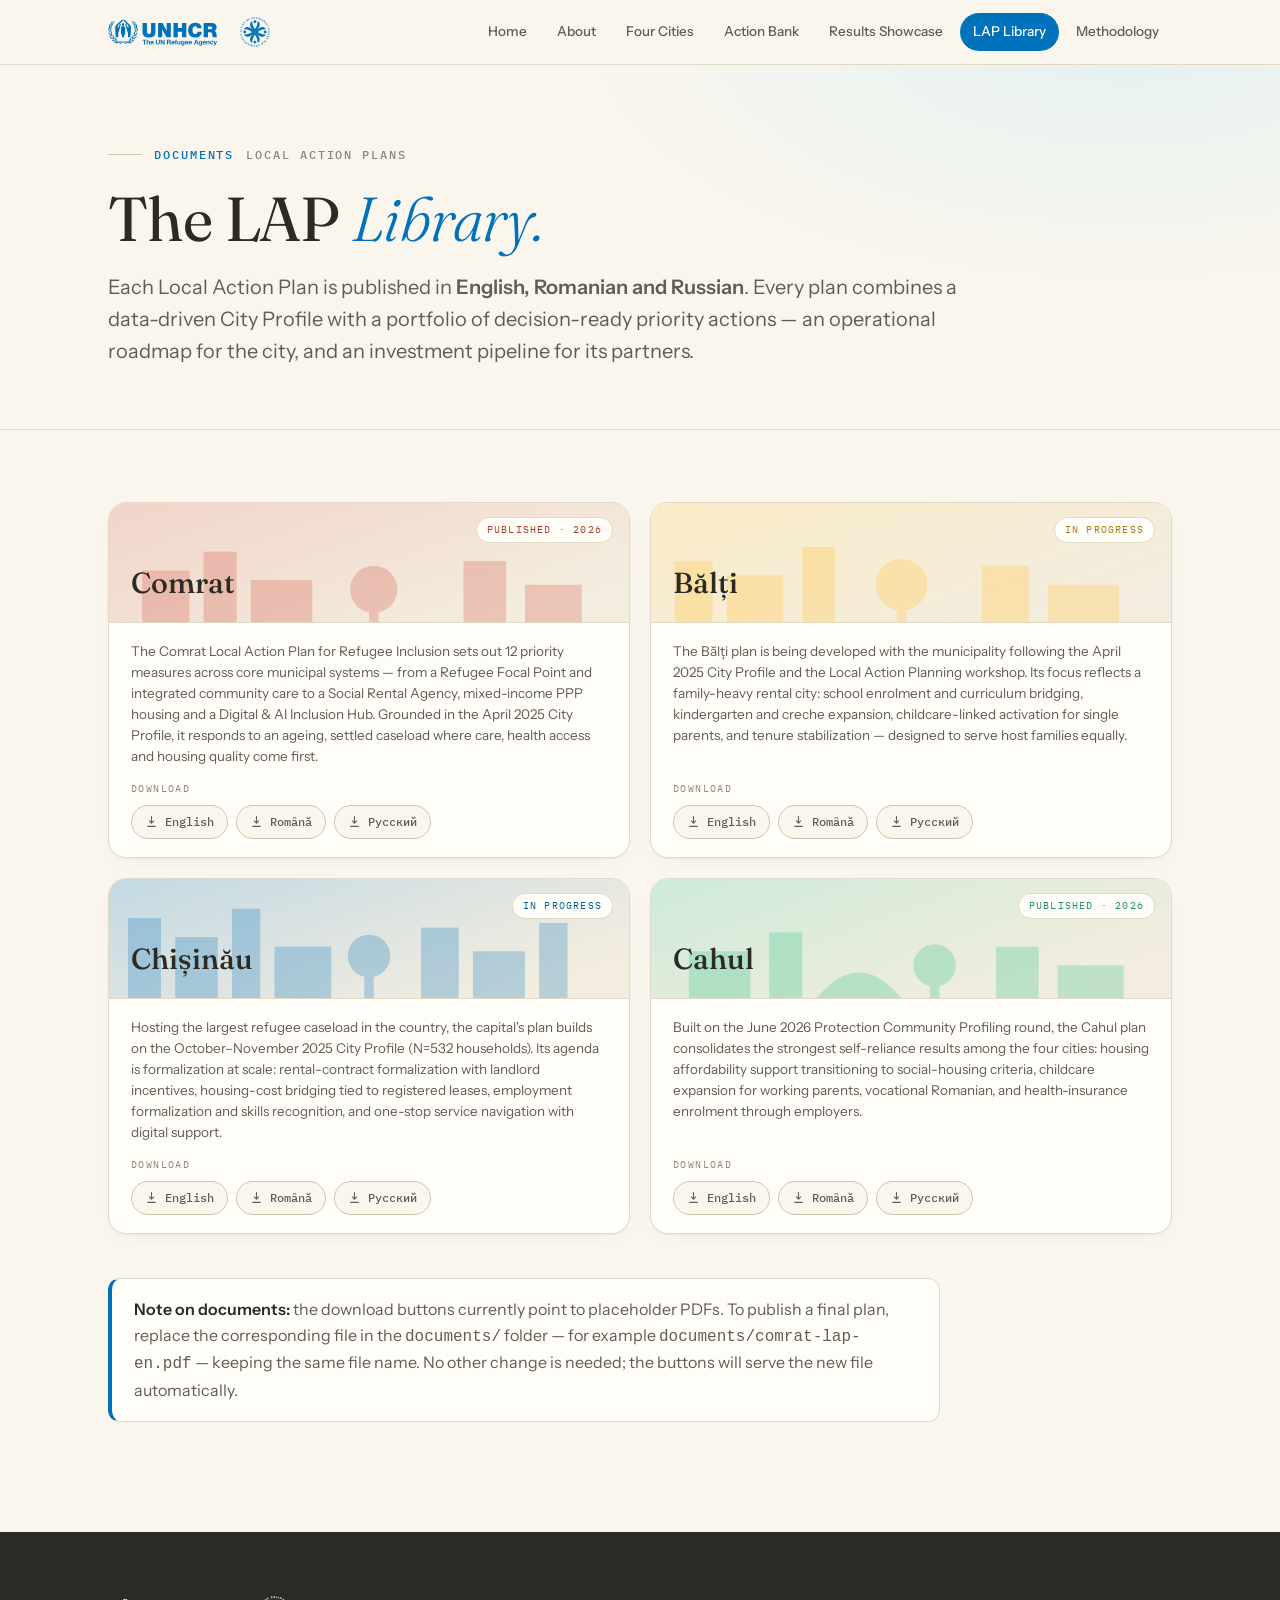
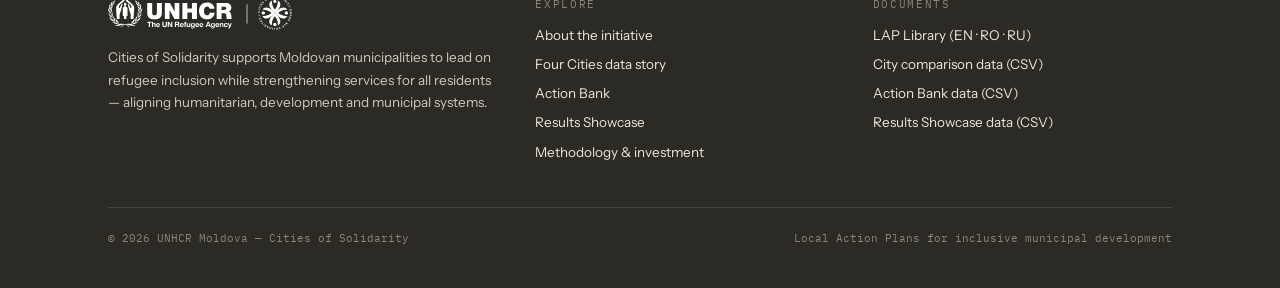
<file: library.html>
<!DOCTYPE html>
<html lang="en">
<head>
<meta charset="UTF-8">
<meta name="viewport" content="width=device-width, initial-scale=1.0">
<title>LAP Library — Cities of Solidarity Moldova</title>
<meta name="description" content="Download the Local Action Plans for Comrat, Bălți, Chișinău and Cahul in English, Romanian and Russian.">
<meta property="og:title" content="LAP Library — Cities of Solidarity Moldova">
<meta property="og:description" content="Download the Local Action Plans for Comrat, Bălți, Chișinău and Cahul in English, Romanian and Russian.">
<meta property="og:type" content="website">
<meta property="og:site_name" content="Cities of Solidarity Moldova">
<link rel="icon" href="assets/images/favicon.svg" type="image/svg+xml">
<link rel="preconnect" href="https://fonts.googleapis.com">
<link rel="preconnect" href="https://fonts.gstatic.com" crossorigin>
<link href="https://fonts.googleapis.com/css2?family=Fraunces:opsz,wght@9..144,300;9..144,400;9..144,500;9..144,600&family=Instrument+Sans:ital,wght@0,400;0,500;0,600;1,400&family=IBM+Plex+Mono:wght@400;500&display=swap" rel="stylesheet">
<link rel="stylesheet" href="css/styles.css">
</head>
<body>
<a class="skip-link" href="#main">Skip to main content</a>

<header class="site">
  <div class="inner">
    <a class="site-logo" href="index.html" aria-label="Cities of Solidarity Moldova — home">
      <img src="assets/logos/unhcr-cos-logo-blue.svg" alt="UNHCR — The UN Refugee Agency · Cities of Solidarity">
    </a>
    <button id="nav-toggle" aria-expanded="false" aria-controls="site-nav" aria-label="Toggle navigation">
      <svg viewBox="0 0 24 24" fill="none" stroke-width="2" stroke-linecap="round"><path d="M4 7h16M4 12h16M4 17h16"/></svg>
    </button>
    <nav class="site-nav" id="site-nav" aria-label="Main">
      <a href="index.html">Home</a>
      <a href="about.html">About</a>
      <a href="comparison.html">Four Cities</a>
      <a href="action-bank.html">Action Bank</a>
      <a href="results.html">Results Showcase</a>
      <a href="library.html" aria-current="page">LAP Library</a>
      <a href="methodology.html">Methodology</a>
    </nav>
  </div>
</header>

<header class="page-hero" id="main">
  <div class="wrap">
    <p class="eyebrow"><span class="ch">Documents</span> Local Action Plans</p>
    <h1>The LAP <em>Library.</em></h1>
    <p class="lede">Each Local Action Plan is published in <strong>English, Romanian and Russian</strong>. Every plan combines a data-driven City Profile with a portfolio of decision-ready priority actions — an operational roadmap for the city, and an investment pipeline for its partners.</p>
  </div>
</header>

<section class="chapter" style="padding-top:60px">
  <div class="wrap">
    <div class="city-grid" style="grid-template-columns:repeat(2,1fr)">

      <!--
        LIBRARY CARDS.
        Document buttons point to documents/<city>-lap-<lang>.pdf.
        The current PDFs are placeholders: replace each file with the final
        plan, keeping the same file name (see README.md).
        To replace a cover: see README.md → "Replacing placeholder images".
      -->
      <article class="city-card" style="--c:var(--comrat);--ci:var(--comrat-ink)" data-reveal>
        <div class="city-cover">
          <span class="badge">Published · 2026</span>
          <svg class="skyline" viewBox="0 0 220 40" aria-hidden="true"><g fill="var(--comrat)" opacity=".55"><rect x="14" y="18" width="20" height="22"/><rect x="40" y="10" width="14" height="30"/><rect x="60" y="22" width="26" height="18"/><rect x="150" y="14" width="18" height="26"/><rect x="176" y="24" width="24" height="16"/><circle cx="112" cy="26" r="10"/><rect x="110" y="30" width="4" height="10"/></g></svg>
          <span class="cname">Comrat</span>
        </div>
        <div class="city-body">
          <p>The Comrat Local Action Plan for Refugee Inclusion sets out 12 priority measures across core municipal systems — from a Refugee Focal Point and integrated community care to a Social Rental Agency, mixed-income PPP housing and a Digital &amp; AI Inclusion Hub. Grounded in the April 2025 City Profile, it responds to an ageing, settled caseload where care, health access and housing quality come first.</p>
          <div class="doc-links">
            <span class="lb">Download</span>
            <a class="doc-btn" href="documents/comrat-lap-en.pdf"><svg viewBox="0 0 24 24" fill="none" stroke-width="2" stroke-linecap="round" stroke-linejoin="round"><path d="M12 3v12m0 0l-4-4m4 4l4-4"/><path d="M5 21h14"/></svg>English</a>
            <a class="doc-btn" href="documents/comrat-lap-ro.pdf"><svg viewBox="0 0 24 24" fill="none" stroke-width="2" stroke-linecap="round" stroke-linejoin="round"><path d="M12 3v12m0 0l-4-4m4 4l4-4"/><path d="M5 21h14"/></svg>Română</a>
            <a class="doc-btn" href="documents/comrat-lap-ru.pdf"><svg viewBox="0 0 24 24" fill="none" stroke-width="2" stroke-linecap="round" stroke-linejoin="round"><path d="M12 3v12m0 0l-4-4m4 4l4-4"/><path d="M5 21h14"/></svg>Русский</a>
          </div>
        </div>
      </article>

      <article class="city-card" style="--c:var(--balti);--ci:var(--balti-ink)" data-reveal="2">
        <div class="city-cover">
          <span class="badge">In progress</span>
          <svg class="skyline" viewBox="0 0 220 40" aria-hidden="true"><g fill="var(--balti)" opacity=".6"><rect x="10" y="14" width="16" height="26"/><rect x="32" y="20" width="24" height="20"/><rect x="64" y="8" width="14" height="32"/><rect x="140" y="16" width="20" height="24"/><rect x="168" y="24" width="30" height="16"/><circle cx="106" cy="24" r="11"/><rect x="104" y="30" width="4" height="10"/></g></svg>
          <span class="cname">Bălți</span>
        </div>
        <div class="city-body">
          <p>The Bălți plan is being developed with the municipality following the April 2025 City Profile and the Local Action Planning workshop. Its focus reflects a family-heavy rental city: school enrolment and curriculum bridging, kindergarten and creche expansion, childcare-linked activation for single parents, and tenure stabilization — designed to serve host families equally.</p>
          <div class="doc-links">
            <span class="lb">Download</span>
            <a class="doc-btn" href="documents/balti-lap-en.pdf"><svg viewBox="0 0 24 24" fill="none" stroke-width="2" stroke-linecap="round" stroke-linejoin="round"><path d="M12 3v12m0 0l-4-4m4 4l4-4"/><path d="M5 21h14"/></svg>English</a>
            <a class="doc-btn" href="documents/balti-lap-ro.pdf"><svg viewBox="0 0 24 24" fill="none" stroke-width="2" stroke-linecap="round" stroke-linejoin="round"><path d="M12 3v12m0 0l-4-4m4 4l4-4"/><path d="M5 21h14"/></svg>Română</a>
            <a class="doc-btn" href="documents/balti-lap-ru.pdf"><svg viewBox="0 0 24 24" fill="none" stroke-width="2" stroke-linecap="round" stroke-linejoin="round"><path d="M12 3v12m0 0l-4-4m4 4l4-4"/><path d="M5 21h14"/></svg>Русский</a>
          </div>
        </div>
      </article>

      <article class="city-card" style="--c:var(--chisinau);--ci:var(--chisinau-ink)" data-reveal="3">
        <div class="city-cover">
          <span class="badge">In progress</span>
          <svg class="skyline" viewBox="0 0 220 40" aria-hidden="true"><g fill="var(--chisinau)" opacity=".5"><rect x="8" y="6" width="14" height="34"/><rect x="28" y="14" width="18" height="26"/><rect x="52" y="2" width="12" height="38"/><rect x="70" y="18" width="24" height="22"/><rect x="132" y="10" width="16" height="30"/><rect x="154" y="20" width="22" height="20"/><rect x="182" y="8" width="12" height="32"/><circle cx="110" cy="22" r="9"/><rect x="108" y="28" width="4" height="12"/></g></svg>
          <span class="cname">Chișinău</span>
        </div>
        <div class="city-body">
          <p>Hosting the largest refugee caseload in the country, the capital's plan builds on the October–November 2025 City Profile (N=532 households). Its agenda is formalization at scale: rental-contract formalization with landlord incentives, housing-cost bridging tied to registered leases, employment formalization and skills recognition, and one-stop service navigation with digital support.</p>
          <div class="doc-links">
            <span class="lb">Download</span>
            <a class="doc-btn" href="documents/chisinau-lap-en.pdf"><svg viewBox="0 0 24 24" fill="none" stroke-width="2" stroke-linecap="round" stroke-linejoin="round"><path d="M12 3v12m0 0l-4-4m4 4l4-4"/><path d="M5 21h14"/></svg>English</a>
            <a class="doc-btn" href="documents/chisinau-lap-ro.pdf"><svg viewBox="0 0 24 24" fill="none" stroke-width="2" stroke-linecap="round" stroke-linejoin="round"><path d="M12 3v12m0 0l-4-4m4 4l4-4"/><path d="M5 21h14"/></svg>Română</a>
            <a class="doc-btn" href="documents/chisinau-lap-ru.pdf"><svg viewBox="0 0 24 24" fill="none" stroke-width="2" stroke-linecap="round" stroke-linejoin="round"><path d="M12 3v12m0 0l-4-4m4 4l4-4"/><path d="M5 21h14"/></svg>Русский</a>
          </div>
        </div>
      </article>

      <article class="city-card" style="--c:var(--cahul);--ci:var(--cahul-ink)" data-reveal="4">
        <div class="city-cover">
          <span class="badge">Published · 2026</span>
          <svg class="skyline" viewBox="0 0 220 40" aria-hidden="true"><g fill="var(--cahul)" opacity=".55"><rect x="16" y="20" width="26" height="20"/><rect x="50" y="12" width="14" height="28"/><rect x="146" y="18" width="18" height="22"/><rect x="172" y="26" width="28" height="14"/><path d="M70 40 q18 -22 36 0 Z"/><circle cx="120" cy="26" r="9"/><rect x="118" y="30" width="4" height="10"/></g></svg>
          <span class="cname">Cahul</span>
        </div>
        <div class="city-body">
          <p>Built on the June 2026 Protection Community Profiling round, the Cahul plan consolidates the strongest self-reliance results among the four cities: housing affordability support transitioning to social-housing criteria, childcare expansion for working parents, vocational Romanian, and health-insurance enrolment through employers.</p>
          <div class="doc-links">
            <span class="lb">Download</span>
            <a class="doc-btn" href="documents/cahul-lap-en.pdf"><svg viewBox="0 0 24 24" fill="none" stroke-width="2" stroke-linecap="round" stroke-linejoin="round"><path d="M12 3v12m0 0l-4-4m4 4l4-4"/><path d="M5 21h14"/></svg>English</a>
            <a class="doc-btn" href="documents/cahul-lap-ro.pdf"><svg viewBox="0 0 24 24" fill="none" stroke-width="2" stroke-linecap="round" stroke-linejoin="round"><path d="M12 3v12m0 0l-4-4m4 4l4-4"/><path d="M5 21h14"/></svg>Română</a>
            <a class="doc-btn" href="documents/cahul-lap-ru.pdf"><svg viewBox="0 0 24 24" fill="none" stroke-width="2" stroke-linecap="round" stroke-linejoin="round"><path d="M12 3v12m0 0l-4-4m4 4l4-4"/><path d="M5 21h14"/></svg>Русский</a>
          </div>
        </div>
      </article>
    </div>

    <div class="takeaway" data-reveal style="margin-top:44px">
      <p><b>Note on documents:</b> the download buttons currently point to placeholder PDFs. To publish a final plan, replace the corresponding file in the <code>documents/</code> folder — for example <code>documents/comrat-lap-en.pdf</code> — keeping the same file name. No other change is needed; the buttons will serve the new file automatically.</p>
    </div>
  </div>
</section>

<footer class="site-footer">
  <div class="wrap">
    <div class="cols">
      <div class="flogo">
        <img src="assets/logos/unhcr-cos-logo-white.svg" alt="UNHCR — The UN Refugee Agency · Cities of Solidarity">
        <p>Cities of Solidarity supports Moldovan municipalities to lead on refugee inclusion while strengthening services for all residents — aligning humanitarian, development and municipal systems.</p>
      </div>
      <div>
        <p class="lb">Explore</p>
        <ul>
          <li><a href="about.html">About the initiative</a></li>
          <li><a href="comparison.html">Four Cities data story</a></li>
          <li><a href="action-bank.html">Action Bank</a></li>
          <li><a href="results.html">Results Showcase</a></li>
          <li><a href="methodology.html">Methodology &amp; investment</a></li>
        </ul>
      </div>
      <div>
        <p class="lb">Documents</p>
        <ul>
          <li><a href="library.html">LAP Library (EN · RO · RU)</a></li>
          <li><a href="data/city_comparison.csv">City comparison data (CSV)</a></li>
          <li><a href="data/action_bank.csv">Action Bank data (CSV)</a></li>
          <li><a href="data/results_showcase.csv">Results Showcase data (CSV)</a></li>
        </ul>
      </div>
    </div>
    <div class="foot">
      <span>© <span data-year>2026</span> UNHCR Moldova — Cities of Solidarity</span>
      <span>Local Action Plans for inclusive municipal development</span>
    </div>
  </div>
</footer>

<script src="js/data-loader.js"></script>
<script src="js/main.js"></script>
</body>
</html>
</file>
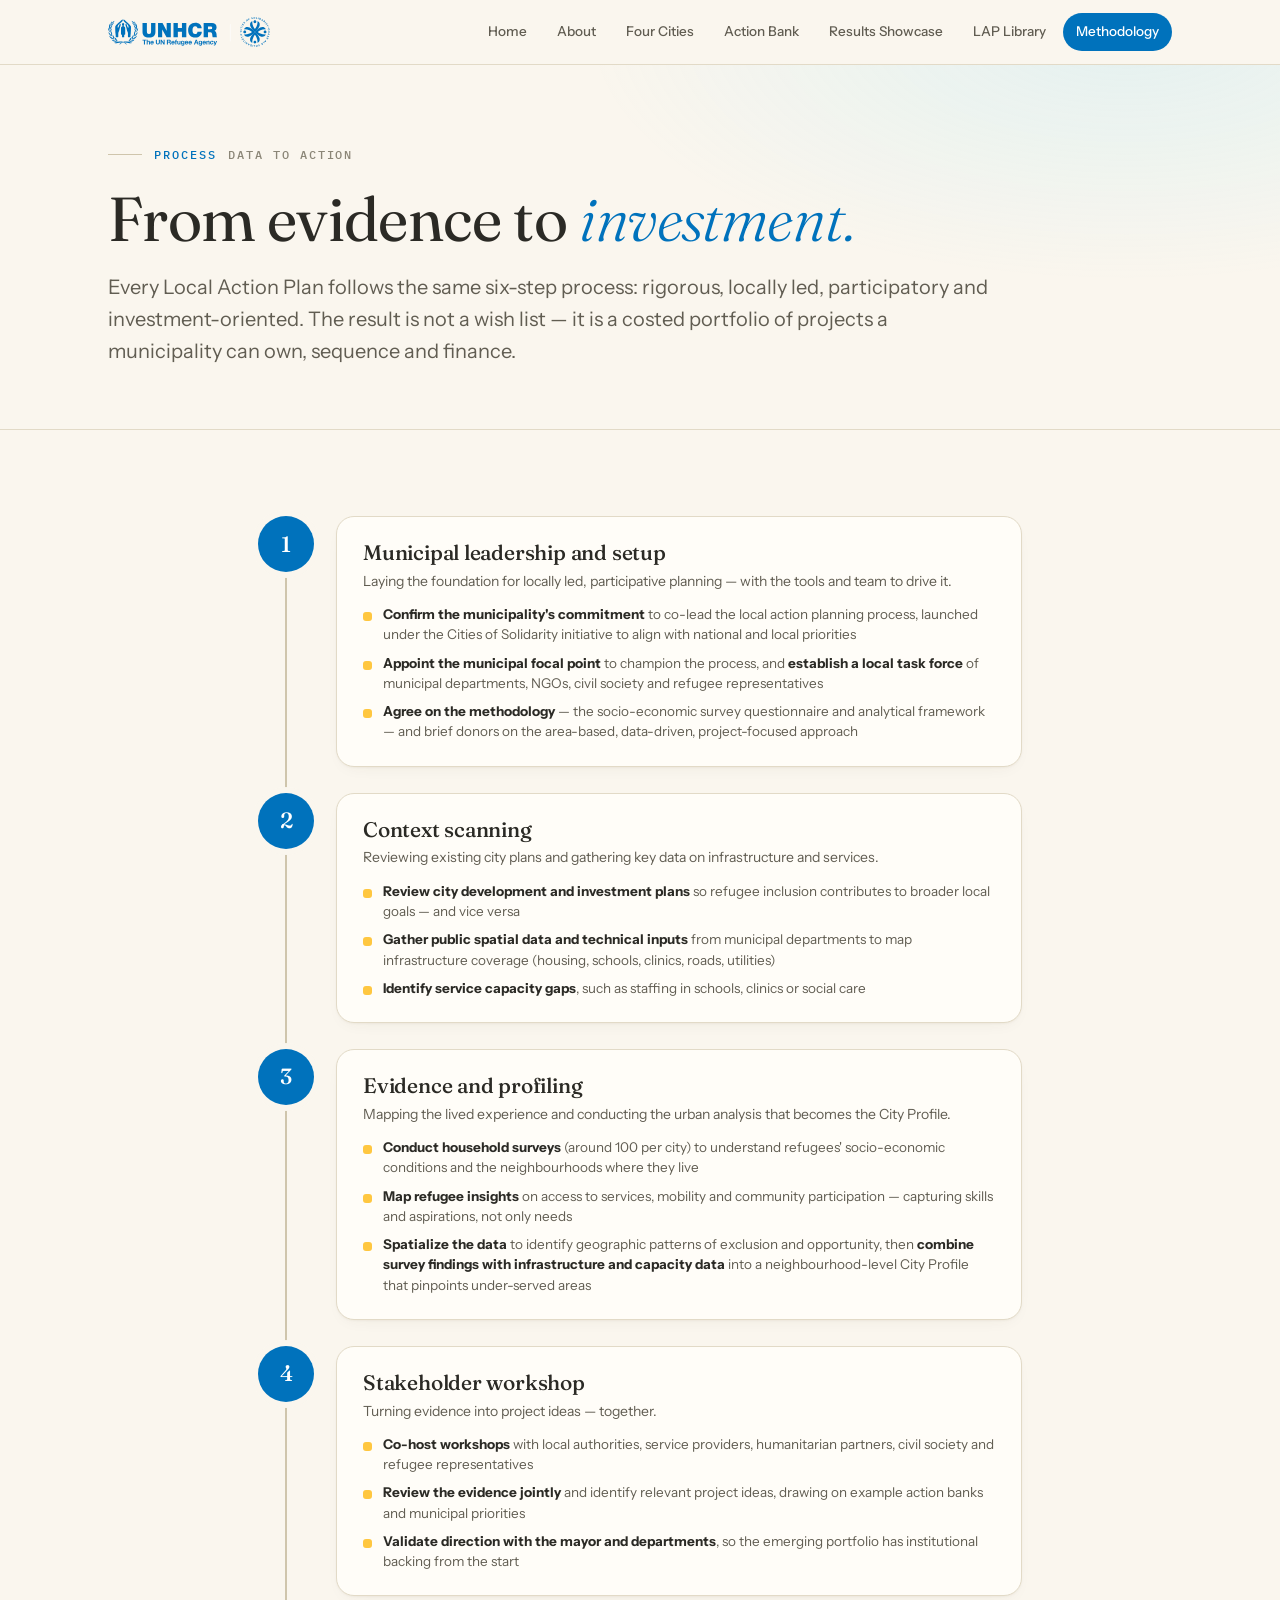
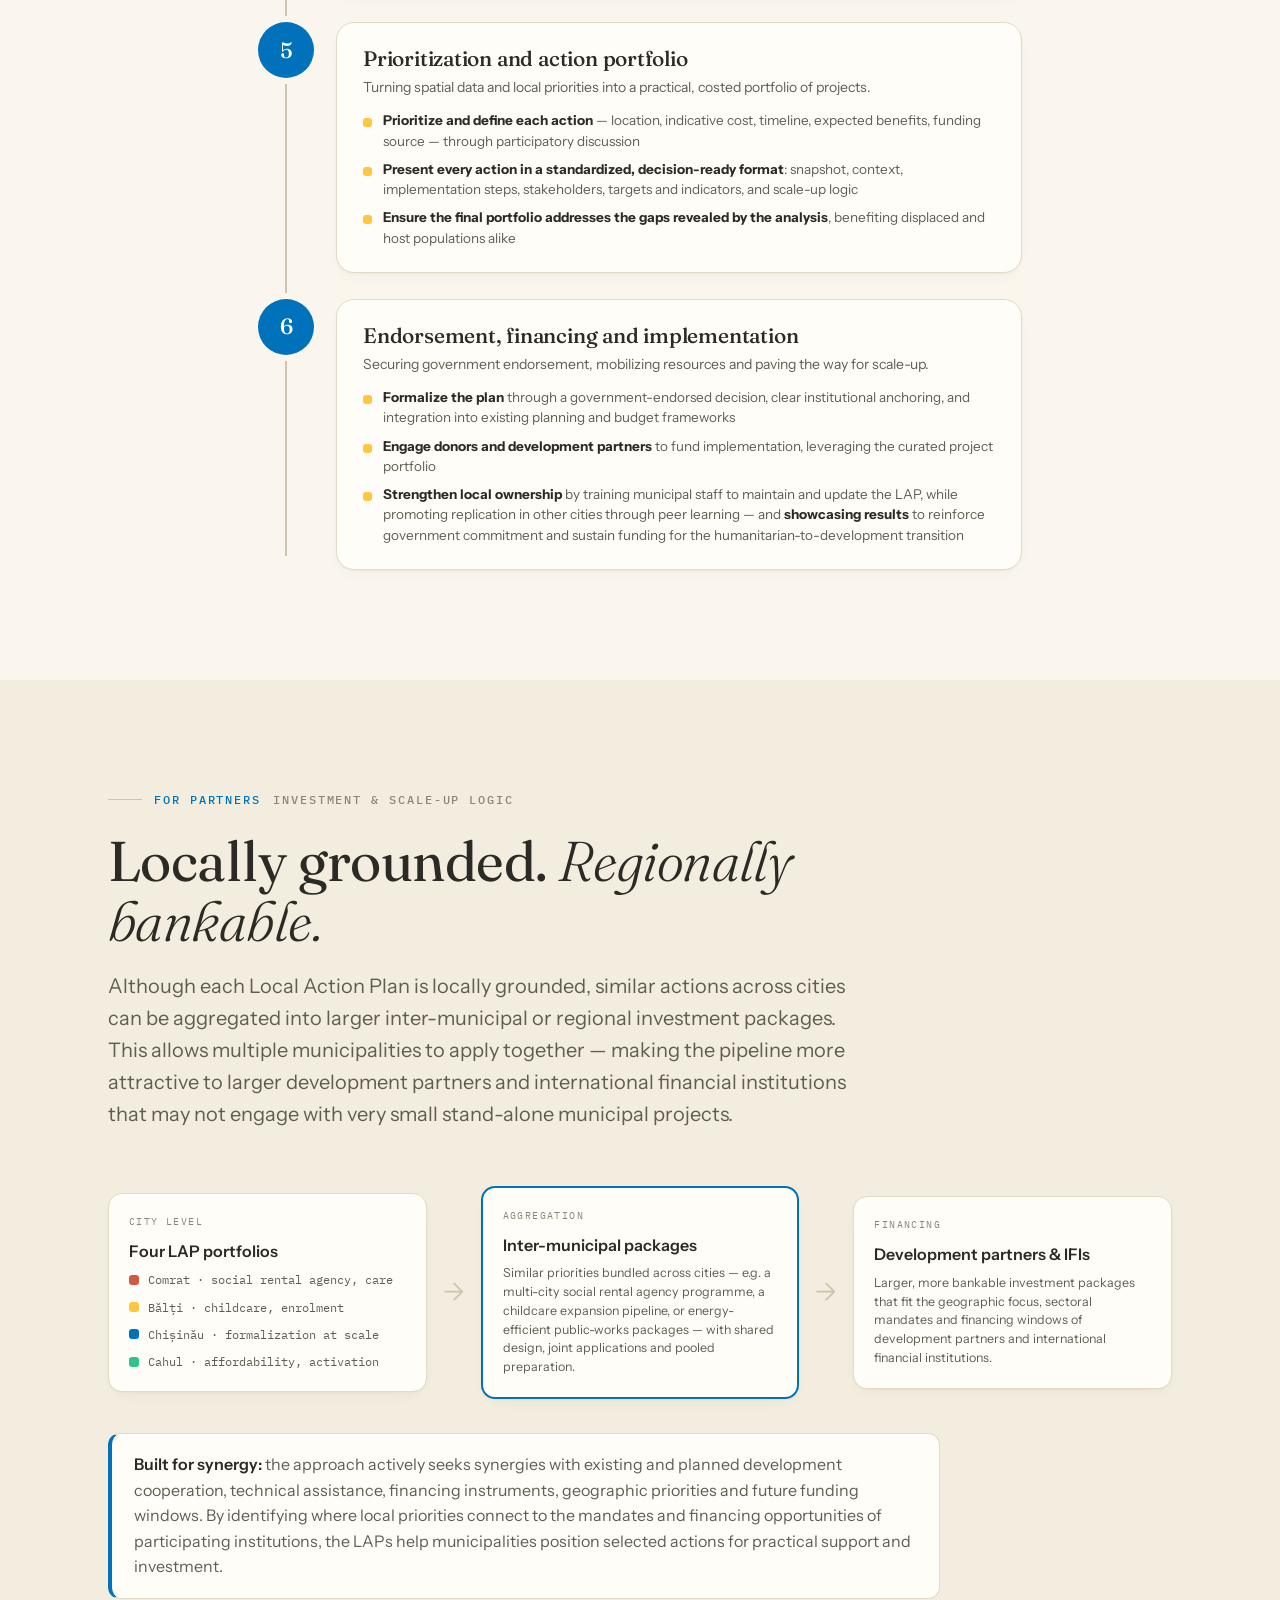
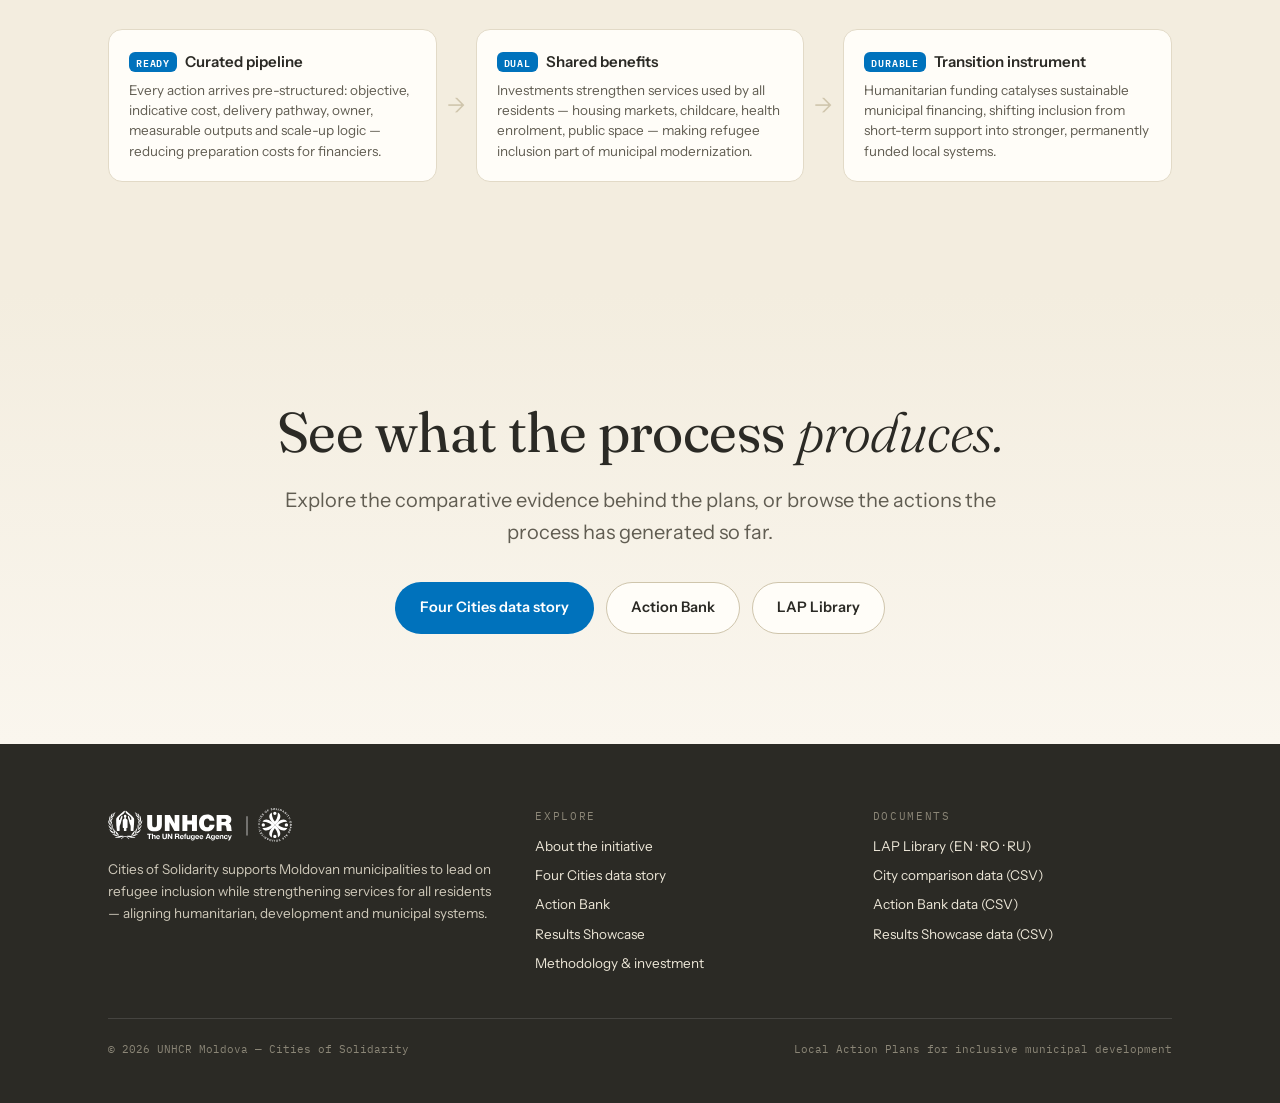
<file: methodology.html>
<!DOCTYPE html>
<html lang="en">
<head>
<meta charset="UTF-8">
<meta name="viewport" content="width=device-width, initial-scale=1.0">
<title>Methodology &amp; Investment Logic — Cities of Solidarity Moldova</title>
<meta name="description" content="The six-step data-to-action process behind every Local Action Plan, and how city-level actions aggregate into larger, bankable investment packages.">
<meta property="og:title" content="Methodology &amp; Investment Logic — Cities of Solidarity Moldova">
<meta property="og:description" content="The six-step data-to-action process behind every Local Action Plan, and how city-level actions aggregate into larger, bankable investment packages.">
<meta property="og:type" content="website">
<meta property="og:site_name" content="Cities of Solidarity Moldova">
<link rel="icon" href="assets/images/favicon.svg" type="image/svg+xml">
<link rel="preconnect" href="https://fonts.googleapis.com">
<link rel="preconnect" href="https://fonts.gstatic.com" crossorigin>
<link href="https://fonts.googleapis.com/css2?family=Fraunces:opsz,wght@9..144,300;9..144,400;9..144,500;9..144,600&family=Instrument+Sans:ital,wght@0,400;0,500;0,600;1,400&family=IBM+Plex+Mono:wght@400;500&display=swap" rel="stylesheet">
<link rel="stylesheet" href="css/styles.css">
</head>
<body>
<a class="skip-link" href="#main">Skip to main content</a>

<header class="site">
  <div class="inner">
    <a class="site-logo" href="index.html" aria-label="Cities of Solidarity Moldova — home">
      <img src="assets/logos/unhcr-cos-logo-blue.svg" alt="UNHCR — The UN Refugee Agency · Cities of Solidarity">
    </a>
    <button id="nav-toggle" aria-expanded="false" aria-controls="site-nav" aria-label="Toggle navigation">
      <svg viewBox="0 0 24 24" fill="none" stroke-width="2" stroke-linecap="round"><path d="M4 7h16M4 12h16M4 17h16"/></svg>
    </button>
    <nav class="site-nav" id="site-nav" aria-label="Main">
      <a href="index.html">Home</a>
      <a href="about.html">About</a>
      <a href="comparison.html">Four Cities</a>
      <a href="action-bank.html">Action Bank</a>
      <a href="results.html">Results Showcase</a>
      <a href="library.html">LAP Library</a>
      <a href="methodology.html" aria-current="page">Methodology</a>
    </nav>
  </div>
</header>

<header class="page-hero" id="main">
  <div class="wrap">
    <p class="eyebrow"><span class="ch">Process</span> Data to action</p>
    <h1>From evidence to <em>investment.</em></h1>
    <p class="lede">Every Local Action Plan follows the same six-step process: rigorous, locally led, participatory and investment-oriented. The result is not a wish list — it is a costed portfolio of projects a municipality can own, sequence and finance.</p>
  </div>
</header>

<!-- ================= SIX STEPS ================= -->
<section class="chapter" id="process" style="padding-top:70px">
  <div class="wrap-n">
    <div class="steps">
      <div class="step-card" data-reveal>
        <div class="num" aria-hidden="true">1</div>
        <div class="card">
          <h3>Municipal leadership and setup</h3>
          <p class="goal">Laying the foundation for locally led, participative planning — with the tools and team to drive it.</p>
          <ul>
            <li><b>Confirm the municipality's commitment</b> to co-lead the local action planning process, launched under the Cities of Solidarity initiative to align with national and local priorities</li>
            <li><b>Appoint the municipal focal point</b> to champion the process, and <b>establish a local task force</b> of municipal departments, NGOs, civil society and refugee representatives</li>
            <li><b>Agree on the methodology</b> — the socio-economic survey questionnaire and analytical framework — and brief donors on the area-based, data-driven, project-focused approach</li>
          </ul>
        </div>
      </div>
      <div class="step-card" data-reveal>
        <div class="num" aria-hidden="true">2</div>
        <div class="card">
          <h3>Context scanning</h3>
          <p class="goal">Reviewing existing city plans and gathering key data on infrastructure and services.</p>
          <ul>
            <li><b>Review city development and investment plans</b> so refugee inclusion contributes to broader local goals — and vice versa</li>
            <li><b>Gather public spatial data and technical inputs</b> from municipal departments to map infrastructure coverage (housing, schools, clinics, roads, utilities)</li>
            <li><b>Identify service capacity gaps</b>, such as staffing in schools, clinics or social care</li>
          </ul>
        </div>
      </div>
      <div class="step-card" data-reveal>
        <div class="num" aria-hidden="true">3</div>
        <div class="card">
          <h3>Evidence and profiling</h3>
          <p class="goal">Mapping the lived experience and conducting the urban analysis that becomes the City Profile.</p>
          <ul>
            <li><b>Conduct household surveys</b> (around 100 per city) to understand refugees' socio-economic conditions and the neighbourhoods where they live</li>
            <li><b>Map refugee insights</b> on access to services, mobility and community participation — capturing skills and aspirations, not only needs</li>
            <li><b>Spatialize the data</b> to identify geographic patterns of exclusion and opportunity, then <b>combine survey findings with infrastructure and capacity data</b> into a neighbourhood-level City Profile that pinpoints under-served areas</li>
          </ul>
        </div>
      </div>
      <div class="step-card" data-reveal>
        <div class="num" aria-hidden="true">4</div>
        <div class="card">
          <h3>Stakeholder workshop</h3>
          <p class="goal">Turning evidence into project ideas — together.</p>
          <ul>
            <li><b>Co-host workshops</b> with local authorities, service providers, humanitarian partners, civil society and refugee representatives</li>
            <li><b>Review the evidence jointly</b> and identify relevant project ideas, drawing on example action banks and municipal priorities</li>
            <li><b>Validate direction with the mayor and departments</b>, so the emerging portfolio has institutional backing from the start</li>
          </ul>
        </div>
      </div>
      <div class="step-card" data-reveal>
        <div class="num" aria-hidden="true">5</div>
        <div class="card">
          <h3>Prioritization and action portfolio</h3>
          <p class="goal">Turning spatial data and local priorities into a practical, costed portfolio of projects.</p>
          <ul>
            <li><b>Prioritize and define each action</b> — location, indicative cost, timeline, expected benefits, funding source — through participatory discussion</li>
            <li><b>Present every action in a standardized, decision-ready format</b>: snapshot, context, implementation steps, stakeholders, targets and indicators, and scale-up logic</li>
            <li><b>Ensure the final portfolio addresses the gaps revealed by the analysis</b>, benefiting displaced and host populations alike</li>
          </ul>
        </div>
      </div>
      <div class="step-card" data-reveal>
        <div class="num" aria-hidden="true">6</div>
        <div class="card">
          <h3>Endorsement, financing and implementation</h3>
          <p class="goal">Securing government endorsement, mobilizing resources and paving the way for scale-up.</p>
          <ul>
            <li><b>Formalize the plan</b> through a government-endorsed decision, clear institutional anchoring, and integration into existing planning and budget frameworks</li>
            <li><b>Engage donors and development partners</b> to fund implementation, leveraging the curated project portfolio</li>
            <li><b>Strengthen local ownership</b> by training municipal staff to maintain and update the LAP, while promoting replication in other cities through peer learning — and <b>showcasing results</b> to reinforce government commitment and sustain funding for the humanitarian-to-development transition</li>
          </ul>
        </div>
      </div>
    </div>
  </div>
</section>

<!-- ================= INVESTMENT & SCALE-UP LOGIC ================= -->
<section class="chapter alt" id="investment">
  <div class="wrap">
    <div class="sec-head" data-reveal>
      <p class="eyebrow"><span class="ch">For partners</span> Investment &amp; scale-up logic</p>
      <h2 class="sec-title">Locally grounded. <em>Regionally bankable.</em></h2>
      <p class="lede">Although each Local Action Plan is locally grounded, similar actions across cities can be aggregated into larger inter-municipal or regional investment packages. This allows multiple municipalities to apply together — making the pipeline more attractive to larger development partners and international financial institutions that may not engage with very small stand-alone municipal projects.</p>
    </div>

    <div class="agg" data-reveal>
      <div class="box">
        <p class="lb">City level</p>
        <h4>Four LAP portfolios</h4>
        <div class="cities">
          <span><span class="dot" style="background:var(--comrat)"></span>Comrat · social rental agency, care</span>
          <span><span class="dot" style="background:var(--balti)"></span>Bălți · childcare, enrolment</span>
          <span><span class="dot" style="background:var(--chisinau)"></span>Chișinău · formalization at scale</span>
          <span><span class="dot" style="background:var(--cahul)"></span>Cahul · affordability, activation</span>
        </div>
      </div>
      <div class="arrow" aria-hidden="true">→</div>
      <div class="box pkg">
        <p class="lb">Aggregation</p>
        <h4>Inter-municipal packages</h4>
        <p>Similar priorities bundled across cities — e.g. a multi-city social rental agency programme, a childcare expansion pipeline, or energy-efficient public-works packages — with shared design, joint applications and pooled preparation.</p>
      </div>
      <div class="arrow" aria-hidden="true">→</div>
      <div class="box">
        <p class="lb">Financing</p>
        <h4>Development partners &amp; IFIs</h4>
        <p>Larger, more bankable investment packages that fit the geographic focus, sectoral mandates and financing windows of development partners and international financial institutions.</p>
      </div>
    </div>

    <div class="takeaway" data-reveal>
      <p><b>Built for synergy:</b> the approach actively seeks synergies with existing and planned development cooperation, technical assistance, financing instruments, geographic priorities and future funding windows. By identifying where local priorities connect to the mandates and financing opportunities of participating institutions, the LAPs help municipalities position selected actions for practical support and investment.</p>
    </div>

    <div class="flow" data-reveal>
      <div class="step"><h4><span class="k">READY</span>Curated pipeline</h4><p>Every action arrives pre-structured: objective, indicative cost, delivery pathway, owner, measurable outputs and scale-up logic — reducing preparation costs for financiers.</p></div>
      <div class="arrow" aria-hidden="true">→</div>
      <div class="step"><h4><span class="k">DUAL</span>Shared benefits</h4><p>Investments strengthen services used by all residents — housing markets, childcare, health enrolment, public space — making refugee inclusion part of municipal modernization.</p></div>
      <div class="arrow" aria-hidden="true">→</div>
      <div class="step"><h4><span class="k">DURABLE</span>Transition instrument</h4><p>Humanitarian funding catalyses sustainable municipal financing, shifting inclusion from short-term support into stronger, permanently funded local systems.</p></div>
    </div>
  </div>
</section>

<!-- ================= WHERE NEXT ================= -->
<section class="chapter closing">
  <div class="wrap-n" data-reveal>
    <h2 class="sec-title" style="margin-left:auto;margin-right:auto">See what the process <em>produces.</em></h2>
    <p class="lede">Explore the comparative evidence behind the plans, or browse the actions the process has generated so far.</p>
    <div class="hero-cta" style="justify-content:center">
      <a class="btn btn-primary" href="comparison.html">Four Cities data story</a>
      <a class="btn btn-ghost" href="action-bank.html">Action Bank</a>
      <a class="btn btn-ghost" href="library.html">LAP Library</a>
    </div>
  </div>
</section>

<footer class="site-footer">
  <div class="wrap">
    <div class="cols">
      <div class="flogo">
        <img src="assets/logos/unhcr-cos-logo-white.svg" alt="UNHCR — The UN Refugee Agency · Cities of Solidarity">
        <p>Cities of Solidarity supports Moldovan municipalities to lead on refugee inclusion while strengthening services for all residents — aligning humanitarian, development and municipal systems.</p>
      </div>
      <div>
        <p class="lb">Explore</p>
        <ul>
          <li><a href="about.html">About the initiative</a></li>
          <li><a href="comparison.html">Four Cities data story</a></li>
          <li><a href="action-bank.html">Action Bank</a></li>
          <li><a href="results.html">Results Showcase</a></li>
          <li><a href="methodology.html">Methodology &amp; investment</a></li>
        </ul>
      </div>
      <div>
        <p class="lb">Documents</p>
        <ul>
          <li><a href="library.html">LAP Library (EN · RO · RU)</a></li>
          <li><a href="data/city_comparison.csv">City comparison data (CSV)</a></li>
          <li><a href="data/action_bank.csv">Action Bank data (CSV)</a></li>
          <li><a href="data/results_showcase.csv">Results Showcase data (CSV)</a></li>
        </ul>
      </div>
    </div>
    <div class="foot">
      <span>© <span data-year>2026</span> UNHCR Moldova — Cities of Solidarity</span>
      <span>Local Action Plans for inclusive municipal development</span>
    </div>
  </div>
</footer>

<script src="js/data-loader.js"></script>
<script src="js/main.js"></script>
</body>
</html>
</file>
<file: css/styles.css>
/* ==========================================================================
   Cities of Solidarity Moldova — shared stylesheet
   Design language carried over from "Four Cities, Four Inclusion Pathways":
   warm paper background, Fraunces display serif, Instrument Sans body,
   IBM Plex Mono for labels, UNHCR blue as the anchor colour.
   ========================================================================== */

:root{
  /* surfaces & ink */
  --paper:#FAF6EE;
  --paper-2:#F3EDDF;
  --paper-3:#EFE7D6;
  --card:#FFFDF8;
  --ink:#2B2A25;
  --ink-soft:#615D52;
  --ink-faint:#8B8677;
  --line:#E2DAC7;
  --line-strong:#CFC5AC;

  /* brand palette */
  --blue:#0072BC;
  --blue-deep:#005A96;
  --yellow:#FFC740;
  --green:#32C189;
  --cyan:#6CD8FD;
  --red:#D25A45;
  --purple:#A097E3;
  --brown:#7C3C36;
  --grey:#BFBFBF;

  /* city accents */
  --comrat:#D25A45;   --comrat-ink:#A83E2C;
  --balti:#FFC740;    --balti-ink:#A97C0D;
  --chisinau:#0072BC; --chisinau-ink:#005E9B;
  --cahul:#32C189;    --cahul-ink:#1C9367;

  --font-display:"Fraunces", Georgia, serif;
  --font-body:"Instrument Sans", "Segoe UI", Arial, sans-serif;
  --font-mono:"IBM Plex Mono", "SFMono-Regular", Consolas, monospace;

  --w:1120px;
  --wn:820px;
  --radius:18px;
  --shadow:0 1px 2px rgba(72,60,32,.05),0 10px 32px -14px rgba(72,60,32,.16);
  --shadow-soft:0 1px 2px rgba(72,60,32,.04),0 6px 18px -10px rgba(72,60,32,.10);
}
*{box-sizing:border-box;margin:0;padding:0}
html{scroll-behavior:smooth}
body{
  background:var(--paper);
  color:var(--ink);
  font-family:var(--font-body);
  font-size:17px;
  line-height:1.6;
  -webkit-font-smoothing:antialiased;
  overflow-x:hidden;
}
::selection{background:rgba(0,114,188,.16)}
a{color:var(--chisinau-ink)}
img,svg{display:block;max-width:100%}
button{font-family:inherit}
.skip-link{
  position:absolute;left:-9999px;top:0;z-index:200;background:var(--blue);color:#fff;
  padding:10px 18px;border-radius:0 0 12px 0;font-weight:600;font-size:14px;text-decoration:none;
}
.skip-link:focus{left:0}
:focus-visible{outline:2.5px solid var(--blue);outline-offset:2px;border-radius:4px}

/* ---------- typography ---------- */
h1,h2,h3{font-family:var(--font-display);font-weight:400;line-height:1.08;letter-spacing:-.01em}
.eyebrow{
  font-family:var(--font-mono);font-size:12px;letter-spacing:.16em;text-transform:uppercase;
  color:var(--ink-faint);display:flex;align-items:center;gap:12px;margin-bottom:22px;font-weight:500;
}
.eyebrow::before{content:"";width:34px;height:1px;background:var(--line-strong);flex:none}
.eyebrow .ch{color:var(--blue)}
.sec-title{font-size:clamp(34px,4.6vw,56px);max-width:16em;margin-bottom:18px}
.sec-title em{font-style:italic;font-weight:300}
.lede{font-size:clamp(17px,1.6vw,20px);color:var(--ink-soft);max-width:38em}
.small,.footnote{font-size:13px;color:var(--ink-faint)}
.footnote{font-family:var(--font-mono);font-size:11.5px;line-height:1.6;margin-top:14px;max-width:60em}
.footnote::before{content:"※ ";color:var(--line-strong)}
strong{font-weight:600}

/* ---------- layout ---------- */
.wrap{max-width:var(--w);margin:0 auto;padding:0 28px}
.wrap-n{max-width:var(--wn);margin:0 auto;padding:0 28px}
section.chapter{padding:110px 0}
section.alt{background:var(--paper-2)}
.sec-head{margin-bottom:56px}
.takeaway{
  display:flex;gap:14px;align-items:flex-start;margin-top:34px;padding:18px 22px;
  background:var(--card);border:1px solid var(--line);border-left:4px solid var(--blue);
  border-radius:12px;max-width:52em;font-size:16px;color:var(--ink-soft);
}
.takeaway b{color:var(--ink);font-weight:600}

/* ---------- reveal motion ---------- */
[data-reveal]{opacity:0;transform:translateY(26px);transition:opacity .8s cubic-bezier(.22,.61,.36,1),transform .8s cubic-bezier(.22,.61,.36,1)}
[data-reveal].in{opacity:1;transform:none}
[data-reveal="2"]{transition-delay:.12s}
[data-reveal="3"]{transition-delay:.24s}
[data-reveal="4"]{transition-delay:.36s}
@media (prefers-reduced-motion:reduce){
  html{scroll-behavior:auto}
  [data-reveal]{opacity:1;transform:none;transition:none}
  .bar-fill,.lolli-line,.node-pulse,.scroll-cue .dot{transition:none!important;animation:none!important}
}

/* ==========================================================================
   Site header & footer (all pages)
   ========================================================================== */
header.site{
  position:sticky;top:0;z-index:80;
  background:rgba(250,246,238,.92);backdrop-filter:blur(10px);
  border-bottom:1px solid var(--line);
}
header.site .inner{max-width:var(--w);margin:0 auto;padding:0 28px;display:flex;align-items:center;gap:26px;min-height:64px}
.site-logo{display:flex;align-items:center;gap:12px;text-decoration:none;flex:none}
.site-logo img{height:30px;width:auto}
.site-logo .txt{font-family:var(--font-mono);font-size:11px;letter-spacing:.14em;text-transform:uppercase;color:var(--ink-soft);line-height:1.4}
.site-logo .txt b{color:var(--blue);font-weight:500}
nav.site-nav{display:flex;gap:4px;margin-left:auto;flex-wrap:wrap;justify-content:flex-end}
nav.site-nav a{
  font-size:13.5px;font-weight:500;color:var(--ink-soft);text-decoration:none;
  padding:8px 13px;border-radius:99px;white-space:nowrap;transition:color .2s,background .2s;
}
nav.site-nav a:hover{color:var(--ink);background:var(--paper-2)}
nav.site-nav a[aria-current="page"]{background:var(--blue);color:#fff}
#nav-toggle{display:none;margin-left:auto;background:none;border:1px solid var(--line);border-radius:10px;padding:9px 12px;cursor:pointer;color:var(--ink)}
#nav-toggle svg{width:20px;height:20px;stroke:currentColor}
@media (max-width:900px){
  #nav-toggle{display:inline-flex}
  nav.site-nav{
    display:none;position:absolute;top:100%;left:0;right:0;flex-direction:column;align-items:stretch;
    background:var(--card);border-bottom:1px solid var(--line);padding:12px 20px 18px;gap:2px;box-shadow:var(--shadow);
  }
  nav.site-nav.open{display:flex}
  nav.site-nav a{padding:11px 14px;border-radius:10px}
}

footer.site-footer{background:var(--ink);color:#CFC9BA;padding:64px 0 44px;margin-top:0}
footer.site-footer .cols{display:grid;grid-template-columns:1.3fr 1fr 1fr;gap:38px;font-size:13.5px;line-height:1.65}
footer.site-footer .lb{font-family:var(--font-mono);font-size:10.5px;letter-spacing:.16em;text-transform:uppercase;color:#8B8677;margin-bottom:10px}
footer.site-footer a{color:#EDE7D8;text-decoration:none}
footer.site-footer a:hover{text-decoration:underline}
footer.site-footer ul{list-style:none;display:grid;gap:7px}
footer.site-footer .flogo img{height:34px;margin-bottom:16px}
footer.site-footer .foot{margin-top:44px;padding-top:22px;border-top:1px solid rgba(255,255,255,.12);display:flex;justify-content:space-between;gap:20px;flex-wrap:wrap;font-family:var(--font-mono);font-size:11px;color:#8B8677}
@media (max-width:760px){footer.site-footer .cols{grid-template-columns:1fr}}

/* ==========================================================================
   Home page
   ========================================================================== */
header.hero{min-height:88svh;display:flex;flex-direction:column;position:relative;overflow:hidden;
  background:
    radial-gradient(1100px 520px at 82% -8%, rgba(108,216,253,.18), transparent 60%),
    radial-gradient(900px 620px at -12% 108%, rgba(255,199,64,.14), transparent 55%),
    var(--paper);
}
.hero-main{flex:1;display:flex;align-items:center;position:relative;z-index:2;padding:72px 0 56px}
.hero-grid{display:grid;grid-template-columns:1.05fr .95fr;gap:56px;align-items:center;width:100%}
.hero h1{font-size:clamp(44px,6vw,80px);line-height:1.02;margin:18px 0 26px}
.hero h1 .accent{font-style:italic;font-weight:300;color:var(--blue)}
.hero .sub{font-size:clamp(17px,1.8vw,21px);color:var(--ink-soft);max-width:32em}
.hero .kicker{font-family:var(--font-mono);font-size:12px;letter-spacing:.2em;text-transform:uppercase;color:var(--blue);display:inline-flex;align-items:center;gap:10px}
.hero .kicker::before,.hero .kicker::after{content:"";width:26px;height:1px;background:var(--blue);opacity:.5}
.hero-cta{display:flex;gap:12px;flex-wrap:wrap;margin-top:34px}
.btn{
  display:inline-flex;align-items:center;gap:9px;padding:13px 24px;border-radius:99px;text-decoration:none;
  font-size:14.5px;font-weight:600;border:1px solid transparent;transition:transform .2s,box-shadow .2s,background .2s;cursor:pointer;
}
.btn:hover{transform:translateY(-2px);box-shadow:var(--shadow-soft)}
.btn-primary{background:var(--blue);color:#fff}
.btn-primary:hover{background:var(--blue-deep)}
.btn-ghost{background:var(--card);color:var(--ink);border-color:var(--line-strong)}
.hero-map{position:relative}
.hero-map svg{width:100%;height:auto;overflow:visible}
.map-shape{fill:var(--card);stroke:var(--line-strong);stroke-width:1.4}
.map-link{stroke:var(--blue);stroke-width:1.2;stroke-dasharray:3 5;opacity:.45;fill:none}
.node circle.core{stroke:#fff;stroke-width:2.5}
.node .halo{fill:none;stroke-width:1.2;opacity:.5}
.node-pulse{transform-origin:center;animation:pulse 3.2s ease-in-out infinite}
@keyframes pulse{0%,100%{opacity:.45;transform:scale(1)}50%{opacity:.12;transform:scale(1.45)}}
.map-label{font-family:var(--font-mono);font-size:12.5px;font-weight:500;fill:var(--ink)}
.map-stat{font-family:var(--font-mono);font-size:10.5px;fill:var(--ink-faint)}
.map-cap{font-family:var(--font-mono);font-size:10px;fill:var(--ink-faint);letter-spacing:.12em}

/* explore cards (home navigation) */
.explore-grid{display:grid;grid-template-columns:repeat(4,1fr);gap:20px;margin-top:12px}
.explore-card{
  background:var(--card);border:1px solid var(--line);border-radius:var(--radius);padding:26px 24px 24px;
  box-shadow:var(--shadow-soft);text-decoration:none;color:var(--ink);display:flex;flex-direction:column;gap:10px;
  position:relative;overflow:hidden;transition:transform .3s,box-shadow .3s;
}
.explore-card:hover{transform:translateY(-5px);box-shadow:var(--shadow)}
.explore-card::after{content:"";position:absolute;top:0;left:0;right:0;height:4px;background:var(--ac,var(--blue))}
.explore-card .ic{width:44px;height:44px;border-radius:13px;display:grid;place-items:center;background:var(--tint,rgba(0,114,188,.09))}
.explore-card .ic svg{width:22px;height:22px;stroke:var(--ac,var(--blue))}
.explore-card h3{font-size:21px;font-weight:500}
.explore-card p{font-size:14px;color:var(--ink-soft);line-height:1.5;flex:1}
.explore-card .go{font-family:var(--font-mono);font-size:11.5px;letter-spacing:.08em;color:var(--ac,var(--blue));font-weight:500}

/* city cards (home + library) */
.city-grid{display:grid;grid-template-columns:repeat(4,1fr);gap:20px;margin-top:12px}
.city-card{background:var(--card);border:1px solid var(--line);border-radius:var(--radius);overflow:hidden;box-shadow:var(--shadow-soft);display:flex;flex-direction:column;transition:transform .3s,box-shadow .3s}
.city-card:hover{transform:translateY(-5px);box-shadow:var(--shadow)}
.city-cover{
  height:120px;position:relative;display:flex;align-items:flex-end;padding:16px 22px;
  background:var(--paper-2); /* fallback for browsers without color-mix() */
  background:
    linear-gradient(160deg, color-mix(in srgb, var(--c) 22%, var(--paper)) 0%, var(--paper-2) 85%);
  border-bottom:1px solid var(--line);
}
.city-cover .skyline{position:absolute;inset:auto 0 0 0;opacity:.5}
.city-cover .cname{font-family:var(--font-display);font-size:29px;font-weight:500;position:relative}
.city-cover .badge{position:absolute;top:14px;right:16px;font-family:var(--font-mono);font-size:10px;letter-spacing:.12em;text-transform:uppercase;color:var(--ci);background:var(--card);border:1px solid var(--line);padding:4px 10px;border-radius:99px}
.city-body{padding:18px 22px;flex:1;display:flex;flex-direction:column;gap:14px}
.city-body p{font-size:13.5px;color:var(--ink-soft);line-height:1.55;flex:1}
.doc-links{display:flex;gap:8px;flex-wrap:wrap}
.doc-links .lb{width:100%;font-family:var(--font-mono);font-size:10px;letter-spacing:.14em;text-transform:uppercase;color:var(--ink-faint)}
.doc-btn{
  display:inline-flex;align-items:center;gap:7px;font-family:var(--font-mono);font-size:11.5px;font-weight:500;
  padding:7px 13px;border-radius:99px;border:1px solid var(--line-strong);background:var(--paper);
  color:var(--ink-soft);text-decoration:none;transition:background .2s,color .2s,border-color .2s;
}
.doc-btn:hover{background:var(--blue);border-color:var(--blue);color:#fff}
.doc-btn svg{width:13px;height:13px;stroke:currentColor}

/* home closing strip */
.strip-wrap{padding:64px 0 0;background:linear-gradient(180deg,var(--paper),var(--paper-2))}
.strip-wrap img,.strip-wrap svg{width:100%;height:auto}

/* stat cards (shared) */
.stat-row{display:grid;grid-template-columns:repeat(4,1fr);gap:18px;margin-top:52px}
.stat-card{background:var(--card);border:1px solid var(--line);border-radius:var(--radius);padding:28px 26px;box-shadow:var(--shadow-soft);position:relative;overflow:hidden}
.stat-card::after{content:"";position:absolute;top:0;left:0;right:0;height:3px;background:var(--ac,var(--blue))}
.stat-card .num{font-family:var(--font-display);font-size:clamp(38px,3.6vw,52px);font-weight:500;line-height:1;color:var(--ink);letter-spacing:-.02em}
.stat-card .num sup{font-size:.42em;font-weight:400;color:var(--ink-faint);top:-.9em}
.stat-card .lbl{margin-top:12px;font-size:14.5px;color:var(--ink-soft);line-height:1.45}
.stat-card .tag{position:absolute;top:18px;right:20px;font-family:var(--font-mono);font-size:10px;letter-spacing:.12em;color:var(--ink-faint);text-transform:uppercase}

/* icon pills (shared) */
.icon-row{display:flex;gap:14px;flex-wrap:wrap;margin-top:46px}
.icon-pill{display:inline-flex;align-items:center;gap:10px;padding:10px 18px;border-radius:99px;background:var(--card);border:1px solid var(--line);font-size:14px;color:var(--ink-soft);font-weight:500}
.icon-pill svg{width:19px;height:19px;stroke:var(--blue);flex:none}

/* ==========================================================================
   About page — pillars, ecosystem, LAP anatomy
   ========================================================================== */
.pillar-grid{display:grid;grid-template-columns:repeat(3,1fr);gap:20px;margin-top:12px}
.pillar{background:var(--card);border:1px solid var(--line);border-radius:var(--radius);padding:26px 24px;box-shadow:var(--shadow-soft);position:relative;overflow:hidden}
.pillar::after{content:"";position:absolute;top:0;left:0;right:0;height:4px;background:var(--ac,var(--blue))}
.pillar .ic{width:44px;height:44px;border-radius:13px;display:grid;place-items:center;background:var(--tint,rgba(0,114,188,.09));margin-bottom:14px}
.pillar .ic svg{width:22px;height:22px;stroke:var(--ac,var(--blue))}
.pillar h3{font-size:19px;font-weight:500;margin-bottom:8px}
.pillar p{font-size:14px;color:var(--ink-soft);line-height:1.55}

/* ecosystem diagram — web-native remake of the CoS ecosystem graphic */
.eco{margin-top:16px}
.eco-umbrella{
  max-width:560px;margin:0 auto;text-align:center;background:var(--blue);color:#fff;border-radius:16px;
  padding:16px 26px;font-family:var(--font-display);font-size:22px;font-weight:500;box-shadow:var(--shadow);
  position:relative;z-index:2;
}
.eco-umbrella small{display:block;font-family:var(--font-mono);font-size:10px;letter-spacing:.16em;text-transform:uppercase;opacity:.8;margin-top:4px}
.eco-stem{width:2px;height:34px;background:var(--line-strong);margin:0 auto}
.eco-cols{display:grid;grid-template-columns:1fr 1.06fr 1fr;gap:22px;align-items:stretch}
.eco-col .col-lb{font-family:var(--font-mono);font-size:11px;letter-spacing:.14em;text-transform:uppercase;color:var(--ink-faint);text-align:center;margin-bottom:14px}
.eco-node{
  background:var(--card);border:1px solid var(--line);border-top:4px solid var(--ac,var(--blue));
  border-radius:14px;padding:20px;box-shadow:var(--shadow-soft);margin-bottom:18px;
}
.eco-node .ic{width:38px;height:38px;border-radius:11px;display:grid;place-items:center;background:var(--tint,rgba(0,114,188,.09));margin-bottom:10px}
.eco-node .ic svg{width:19px;height:19px;stroke:var(--ac,var(--blue))}
.eco-node h4{font-size:16.5px;font-weight:600;margin-bottom:5px}
.eco-node p{font-size:13px;color:var(--ink-soft);line-height:1.5}
.eco-engine{
  background:var(--card);border:2px solid var(--blue);border-radius:16px;padding:28px 24px;box-shadow:var(--shadow);
  text-align:center;height:100%;display:flex;flex-direction:column;justify-content:center;gap:8px;position:relative;
}
.eco-engine .lb{font-family:var(--font-mono);font-size:10px;letter-spacing:.16em;text-transform:uppercase;color:var(--blue)}
.eco-engine h4{font-family:var(--font-display);font-size:25px;font-weight:500}
.eco-engine p{font-size:13.5px;color:var(--ink-soft);line-height:1.55}
.eco-forum{
  margin-top:22px;background:var(--paper-2);border:1px dashed var(--line-strong);border-radius:14px;
  padding:18px 24px;font-size:14px;color:var(--ink-soft);display:flex;gap:14px;align-items:flex-start;max-width:56em;
}
.eco-forum svg{width:20px;height:20px;stroke:var(--blue);flex:none;margin-top:2px}
.eco-forum b{color:var(--ink)}
@media (max-width:900px){.eco-cols{grid-template-columns:1fr}.eco-engine{padding:24px}}

/* LAP anatomy — two-part structure */
.anatomy{display:grid;grid-template-columns:1fr auto 1fr;gap:18px;align-items:stretch;margin-top:12px}
.anatomy .part{background:var(--card);border:1px solid var(--line);border-radius:var(--radius);padding:30px 28px;box-shadow:var(--shadow-soft);position:relative;overflow:hidden}
.anatomy .part::after{content:"";position:absolute;top:0;left:0;right:0;height:5px;background:var(--ac)}
.anatomy .part .k{font-family:var(--font-mono);font-size:10.5px;letter-spacing:.16em;text-transform:uppercase;color:var(--ac-ink)}
.anatomy .part h3{font-size:24px;font-weight:500;margin:8px 0 10px}
.anatomy .part p{font-size:14px;color:var(--ink-soft);line-height:1.55}
.anatomy .part ul{list-style:none;display:grid;gap:8px;margin-top:14px}
.anatomy .part li{font-size:13.5px;color:var(--ink-soft);padding-left:20px;position:relative;line-height:1.45}
.anatomy .part li::before{content:"";position:absolute;left:0;top:8px;width:9px;height:9px;border-radius:3px;background:var(--ac)}
.anatomy .join{display:flex;align-items:center;color:var(--line-strong);font-size:26px}
@media (max-width:820px){.anatomy{grid-template-columns:1fr}.anatomy .join{transform:rotate(90deg);justify-content:center}}

/* checklist (LAP principles) */
.check-grid{display:grid;grid-template-columns:1fr 1fr;gap:14px 26px;margin-top:26px;max-width:60em}
.check{display:flex;gap:12px;align-items:flex-start;font-size:15px;color:var(--ink-soft);line-height:1.5}
.check svg{width:21px;height:21px;stroke:var(--green);flex:none;margin-top:3px}
.check b{color:var(--ink);font-weight:600}
@media (max-width:680px){.check-grid{grid-template-columns:1fr}}

/* action format chips */
.format-chips{display:flex;flex-wrap:wrap;gap:9px;margin-top:22px}
.format-chips .chip{font-size:12px;padding:7px 14px}

/* ==========================================================================
   Comparison page (data story) — carried over from the original HTML
   ========================================================================== */
nav#chapnav{
  position:sticky;top:64px;z-index:60;
  background:rgba(250,246,238,.88);backdrop-filter:blur(10px);
  border-bottom:1px solid var(--line);
}
nav#chapnav .inner{max-width:var(--w);margin:0 auto;padding:0 28px;display:flex;align-items:center;gap:26px;height:50px}
nav#chapnav .brand{font-family:var(--font-mono);font-size:11px;letter-spacing:.14em;text-transform:uppercase;color:var(--ink-soft);white-space:nowrap}
nav#chapnav .brand b{color:var(--blue);font-weight:500}
nav#chapnav .links{display:flex;gap:4px;overflow-x:auto;scrollbar-width:none;flex:1}
nav#chapnav .links::-webkit-scrollbar{display:none}
nav#chapnav a{
  font-size:12.5px;font-weight:500;color:var(--ink-faint);text-decoration:none;
  padding:6px 11px;border-radius:99px;white-space:nowrap;transition:color .2s,background .2s;
}
nav#chapnav a:hover{color:var(--ink)}
nav#chapnav a.active{background:var(--blue);color:#fff}
#progress{position:fixed;top:0;left:0;height:2.5px;background:var(--blue);width:0;z-index:90;transition:width .1s linear}

/* story hero (comparison page) */
header.story-hero{padding:84px 0 70px;position:relative;overflow:hidden;
  background:
    radial-gradient(1100px 520px at 82% -8%, rgba(108,216,253,.18), transparent 60%),
    radial-gradient(900px 620px at -12% 108%, rgba(255,199,64,.14), transparent 55%),
    var(--paper);
}
header.story-hero .hero-grid{display:grid;grid-template-columns:1.05fr .95fr;gap:56px;align-items:center}
header.story-hero h1{font-size:clamp(42px,5.6vw,72px);line-height:1.02;margin:18px 0 24px}
header.story-hero h1 .accent{font-style:italic;font-weight:300;color:var(--blue)}
header.story-hero .sub{font-size:clamp(17px,1.7vw,20px);color:var(--ink-soft);max-width:32em}
.hero-cities{display:flex;gap:10px;flex-wrap:wrap;margin-top:30px}
.city-chip{display:inline-flex;align-items:center;gap:8px;font-family:var(--font-mono);font-size:12px;letter-spacing:.06em;
  padding:7px 14px;border-radius:99px;border:1px solid var(--line);background:var(--card);color:var(--ink-soft);text-decoration:none;transition:transform .25s,box-shadow .25s}
.city-chip:hover{transform:translateY(-2px);box-shadow:var(--shadow-soft)}
.city-chip .dot{width:9px;height:9px;border-radius:50%}
.hero-src{margin-top:34px;font-family:var(--font-mono);font-size:11px;line-height:1.7;color:var(--ink-faint);max-width:46em;border-top:1px solid var(--line);padding-top:14px}

/* data loading state */
.data-status{
  font-family:var(--font-mono);font-size:12.5px;color:var(--ink-faint);padding:14px 18px;border:1px dashed var(--line-strong);
  border-radius:12px;background:var(--card);max-width:46em;
}
.data-status.error{color:var(--brown);border-color:rgba(124,60,54,.4)}
.data-status[hidden]{display:none}

/* lollipop / split charts */
.split-grid{display:grid;grid-template-columns:1fr 1fr;gap:26px;margin-top:20px}
.chart-card{background:var(--card);border:1px solid var(--line);border-radius:var(--radius);padding:32px 32px 26px;box-shadow:var(--shadow-soft)}
.chart-card h3{font-size:21px;margin-bottom:6px;font-weight:500}
.chart-card .sub{font-size:13.5px;color:var(--ink-faint);margin-bottom:26px}
.lolli{display:grid;gap:20px}
.lolli-row{display:grid;grid-template-columns:86px 1fr 62px;align-items:center;gap:14px}
.lolli-row .city{font-family:var(--font-mono);font-size:12.5px;color:var(--ink-soft)}
.lolli-track{position:relative;height:22px}
.lolli-track::before{content:"";position:absolute;left:0;right:0;top:50%;height:1px;background:var(--line)}
.lolli-line{position:absolute;left:0;top:50%;height:3px;transform:translateY(-50%);border-radius:3px;width:0;transition:width 1.2s cubic-bezier(.22,.61,.36,1);background:var(--c)}
.lolli-dot{position:absolute;top:50%;left:0;width:16px;height:16px;border-radius:50%;transform:translate(-50%,-50%);background:var(--c);border:2.5px solid #fff;box-shadow:0 1px 4px rgba(72,60,32,.25);transition:left 1.2s cubic-bezier(.22,.61,.36,1)}
.in .lolli-line{width:var(--w-pc)}
.in .lolli-dot{left:var(--w-pc)}
.lolli-row .val{font-family:var(--font-mono);font-size:14px;font-weight:500;text-align:right;color:var(--ink)}
.lolli-row .val small{font-size:10px;color:var(--ink-faint)}
.flag{font-family:var(--font-mono);font-size:10px;color:var(--brown);background:rgba(124,60,54,.08);border:1px solid rgba(124,60,54,.18);border-radius:5px;padding:1px 6px;margin-left:6px;letter-spacing:.04em;white-space:nowrap}

/* archetype cards */
.arch-grid{display:grid;grid-template-columns:repeat(4,1fr);gap:20px;margin-top:12px}
.arch-card{background:var(--card);border:1px solid var(--line);border-radius:var(--radius);overflow:hidden;box-shadow:var(--shadow-soft);display:flex;flex-direction:column;transition:transform .3s,box-shadow .3s}
.arch-card:hover{transform:translateY(-5px);box-shadow:var(--shadow)}
.arch-head{padding:24px 24px 18px;border-bottom:1px solid var(--line);position:relative}
.arch-head::before{content:"";position:absolute;top:0;left:0;right:0;height:5px;background:var(--c)}
.arch-head .cname{font-family:var(--font-display);font-size:27px;font-weight:500}
.arch-head .n{font-family:var(--font-mono);font-size:10.5px;color:var(--ink-faint);margin-top:2px;letter-spacing:.06em}
.arch-head .type{display:inline-block;margin-top:12px;font-size:13px;font-weight:600;color:var(--ci);line-height:1.35}
.arch-stats{padding:20px 24px;display:grid;gap:16px;flex:1;align-content:start}
.mstat .top{display:flex;justify-content:space-between;align-items:baseline;font-size:13px;color:var(--ink-soft);gap:8px}
.mstat .top b{font-family:var(--font-mono);font-size:14.5px;color:var(--ink);font-weight:500;white-space:nowrap}
.mstat .bar{height:5px;background:var(--paper-3);border-radius:3px;margin-top:7px;overflow:hidden}
.mstat .bar i{display:block;height:100%;border-radius:3px;background:var(--c);width:0;transition:width 1.1s cubic-bezier(.22,.61,.36,1)}
.in .mstat .bar i{width:var(--v)}
.arch-foot{padding:16px 24px 22px;border-top:1px dashed var(--line);font-size:13.5px;color:var(--ink-soft);line-height:1.5}
.arch-foot b{color:var(--ci)}

/* heat strip */
.heat{background:var(--card);border:1px solid var(--line);border-radius:var(--radius);box-shadow:var(--shadow-soft);overflow:auto;margin-top:8px}
.heat table{width:100%;border-collapse:collapse;font-size:14px;min-width:660px}
.heat th,.heat td{padding:15px 16px;text-align:center;border-bottom:1px solid var(--line)}
.heat tr:last-child td{border-bottom:none}
.heat thead th{font-family:var(--font-mono);font-size:11px;letter-spacing:.1em;text-transform:uppercase;color:var(--ink-faint);font-weight:500;background:var(--paper-2)}
.heat td.rowlab{text-align:left;font-weight:500;color:var(--ink);font-size:14px}
.heat .cell{display:inline-flex;min-width:64px;justify-content:center;font-family:var(--font-mono);font-size:13px;font-weight:500;padding:6px 10px;border-radius:8px}
.h1c{background:rgba(210,90,69,.16);color:#8F3423}
.h2c{background:rgba(210,90,69,.10);color:#A34934}
.h3c{background:rgba(255,199,64,.20);color:#8A6208}
.h4c{background:rgba(50,193,137,.14);color:#177A54}
.heat .note{font-family:var(--font-mono);font-size:10.5px;color:var(--ink-faint)}

/* housing */
.house-grid{display:grid;grid-template-columns:repeat(4,1fr);gap:20px;margin-top:16px}
.house-card{background:var(--card);border:1px solid var(--line);border-radius:var(--radius);padding:26px 22px 22px;text-align:center;box-shadow:var(--shadow-soft)}
.house-card .cname{font-family:var(--font-mono);font-size:12px;letter-spacing:.08em;color:var(--ink-soft);margin-bottom:16px}
.house-fig{width:96px;margin:0 auto}
.house-card .pct{font-family:var(--font-display);font-size:34px;font-weight:500;margin-top:14px}
.house-card .cap{font-size:12.5px;color:var(--ink-faint);margin-top:4px;line-height:1.4}
.duo-grid{display:grid;grid-template-columns:1fr 1fr;gap:26px;margin-top:26px}
.dotplot{display:grid;gap:16px}
.dp-row{display:grid;grid-template-columns:86px 1fr 150px;gap:14px;align-items:center}
.dp-row .city{font-family:var(--font-mono);font-size:12.5px;color:var(--ink-soft)}
.dp-track{position:relative;height:18px}
.dp-track::before{content:"";position:absolute;inset:50% 0 auto 0;height:1px;background:var(--line)}
.dp-dot{position:absolute;top:50%;width:13px;height:13px;border-radius:50%;transform:translate(-50%,-50%);border:2px solid #fff;box-shadow:0 1px 3px rgba(72,60,32,.25);background:var(--c);left:0;transition:left 1.1s cubic-bezier(.22,.61,.36,1)}
.in .dp-dot{left:var(--v)}
.dp-row .lab{font-size:12.5px;color:var(--ink-faint);font-family:var(--font-mono)}

/* economy */
.slope-wrap{background:var(--card);border:1px solid var(--line);border-radius:var(--radius);padding:34px;box-shadow:var(--shadow-soft)}
.slope-wrap svg{width:100%;height:auto;overflow:visible}
.slope-line{stroke-width:2.5;fill:none;stroke-dasharray:600;stroke-dashoffset:600;transition:stroke-dashoffset 1.6s ease}
.in .slope-line{stroke-dashoffset:0}
.slope-lab{font-family:var(--font-mono);font-size:12px;fill:var(--ink-soft)}
.slope-val{font-family:var(--font-mono);font-size:12.5px;font-weight:500;fill:var(--ink)}
.slope-axis{font-family:var(--font-mono);font-size:11px;letter-spacing:.12em;fill:var(--ink-faint);text-transform:uppercase}
.care-band{margin-top:26px;background:var(--card);border:1px solid var(--line);border-radius:var(--radius);padding:30px 32px;box-shadow:var(--shadow-soft)}
.care-band h3{font-size:20px;font-weight:500;margin-bottom:4px}
.care-cells{display:grid;grid-template-columns:repeat(4,1fr);gap:14px;margin-top:22px}
.care-cell{border:1px solid var(--line);border-radius:12px;padding:16px;text-align:center;background:var(--paper)}
.care-cell .v{font-family:var(--font-display);font-size:30px;font-weight:500;color:#6F63C9}
.care-cell .c{font-family:var(--font-mono);font-size:11px;color:var(--ink-faint);margin-top:4px;letter-spacing:.06em}
.flow{display:flex;align-items:stretch;gap:0;margin-top:30px;flex-wrap:wrap}
.flow .step{flex:1;min-width:180px;background:var(--card);border:1px solid var(--line);border-radius:14px;padding:20px 20px;position:relative}
.flow .step h4{font-size:15px;font-weight:600;margin-bottom:6px;display:flex;gap:8px;align-items:center}
.flow .step h4 .k{font-family:var(--font-mono);font-size:10px;color:#fff;background:var(--blue);border-radius:6px;padding:2px 7px;letter-spacing:.08em}
.flow .step p{font-size:13.5px;color:var(--ink-soft);line-height:1.5}
.flow .arrow{display:flex;align-items:center;padding:0 10px;color:var(--line-strong);font-size:22px;flex:none}

/* service panels */
.panel-grid{display:grid;grid-template-columns:1fr 1fr;gap:22px;margin-top:10px}
.panel{background:var(--card);border:1px solid var(--line);border-radius:var(--radius);padding:28px 28px 24px;box-shadow:var(--shadow-soft)}
.panel .p-head{display:flex;align-items:center;gap:12px;margin-bottom:8px}
.panel .p-head .ic{width:40px;height:40px;border-radius:12px;display:grid;place-items:center;background:var(--tint);flex:none}
.panel .p-head .ic svg{width:20px;height:20px;stroke:var(--ac)}
.panel h3{font-size:20px;font-weight:500}
.panel .p-key{font-family:var(--font-display);font-size:30px;font-weight:500;color:var(--ac);line-height:1.1;margin:10px 0 4px}
.panel .p-key small{font-size:14px;font-family:var(--font-body);color:var(--ink-soft);font-weight:400}
.panel p.body{font-size:14px;color:var(--ink-soft);line-height:1.55}
.mini-bars{display:grid;gap:9px;margin:16px 0 6px}
.mb{display:grid;grid-template-columns:74px 1fr 44px;gap:10px;align-items:center;font-family:var(--font-mono);font-size:11.5px;color:var(--ink-soft)}
.mb .t{height:7px;background:var(--paper-3);border-radius:4px;overflow:hidden}
.mb .t i{display:block;height:100%;background:var(--c);width:0;border-radius:4px;transition:width 1s cubic-bezier(.22,.61,.36,1)}
.in .mb .t i{width:var(--v)}
.mb .v{text-align:right;color:var(--ink);font-weight:500}

/* city packages */
.pack-grid{display:grid;grid-template-columns:repeat(4,1fr);gap:20px;margin-top:12px}
.pack{background:var(--card);border:1px solid var(--line);border-radius:var(--radius);overflow:hidden;box-shadow:var(--shadow-soft);display:flex;flex-direction:column}
.pack .p-top{padding:26px 24px 20px;background:linear-gradient(160deg,var(--tint),transparent 70%);border-bottom:1px solid var(--line)}
.pack .p-city{font-family:var(--font-mono);font-size:11px;letter-spacing:.14em;text-transform:uppercase;color:var(--ci)}
.pack h3{font-family:var(--font-display);font-size:25px;font-weight:500;margin-top:6px}
.pack .ev{padding:18px 24px 6px}
.pack .ev .lb, .pack .acts .lb{font-family:var(--font-mono);font-size:10px;letter-spacing:.14em;text-transform:uppercase;color:var(--ink-faint);margin-bottom:10px}
.chips{display:flex;flex-wrap:wrap;gap:7px}
.chip{font-family:var(--font-mono);font-size:11px;padding:4px 10px;border-radius:99px;background:var(--paper-2);border:1px solid var(--line);color:var(--ink-soft)}
.chip b{color:var(--ci);font-weight:500}
.pack .acts{padding:16px 24px 24px;flex:1}
.pack .acts ul{list-style:none;display:grid;gap:9px}
.pack .acts li{font-size:13.5px;color:var(--ink-soft);line-height:1.45;padding-left:20px;position:relative}
.pack .acts li::before{content:"";position:absolute;left:0;top:8px;width:9px;height:9px;border-radius:3px;background:var(--c)}
.pack .not{margin:0 24px 22px;padding:12px 14px;border-radius:10px;background:var(--paper-2);border:1px dashed var(--line-strong);font-size:12px;color:var(--ink-faint);line-height:1.5}
.pack .not b{color:var(--brown);font-weight:600}

/* investment matrix */
.matrix-card{background:var(--card);border:1px solid var(--line);border-radius:var(--radius);box-shadow:var(--shadow-soft);overflow:auto;margin-top:10px}
.matrix{width:100%;border-collapse:collapse;min-width:860px}
.matrix th,.matrix td{padding:14px 14px;border-bottom:1px solid var(--line);text-align:center;font-size:13.5px}
.matrix thead th{font-family:var(--font-mono);font-size:10.5px;letter-spacing:.1em;text-transform:uppercase;color:var(--ink-faint);background:var(--paper-2);font-weight:500;position:sticky;top:0}
.matrix tbody tr:hover{background:rgba(0,114,188,.03)}
.matrix td.proj{text-align:left;font-weight:500;color:var(--ink);min-width:250px}
.matrix td.proj small{display:block;font-weight:400;font-size:11.5px;color:var(--ink-faint);margin-top:2px}
.mdot{display:inline-block;width:14px;height:14px;border-radius:50%;background:var(--c)}
.mdot.off{background:transparent;border:1.5px dashed var(--line-strong)}
.prio{font-family:var(--font-mono);font-size:10.5px;letter-spacing:.08em;padding:4px 10px;border-radius:99px;font-weight:500}
.prio.high{background:rgba(0,114,188,.12);color:var(--chisinau-ink)}
.prio.med{background:rgba(255,199,64,.22);color:#8A6208}
.prio.low{background:var(--paper-3);color:var(--ink-faint)}
.ptype{font-family:var(--font-mono);font-size:11px;color:var(--ink-soft)}
.legend{display:flex;gap:22px;flex-wrap:wrap;margin-top:18px;font-family:var(--font-mono);font-size:11.5px;color:var(--ink-soft);align-items:center}
.legend .li{display:inline-flex;align-items:center;gap:8px}
.legend .sw{width:12px;height:12px;border-radius:50%}

/* closing */
.closing{background:linear-gradient(180deg,var(--paper-2),var(--paper));text-align:center}
.closing .sec-title{margin:0 auto 22px}
.closing .lede{margin:0 auto}
.converge{max-width:760px;margin:52px auto 0}
.callout{display:inline-flex;gap:14px;align-items:center;margin-top:44px;padding:18px 30px;border-radius:99px;background:var(--ink);color:var(--paper);font-family:var(--font-mono);font-size:13px;letter-spacing:.06em;flex-wrap:wrap;justify-content:center}
.callout .sep{width:5px;height:5px;border-radius:50%;background:var(--yellow)}

/* ==========================================================================
   Action Bank
   ========================================================================== */
.filters{
  background:var(--card);border:1px solid var(--line);border-radius:var(--radius);box-shadow:var(--shadow-soft);
  padding:22px 24px;display:grid;grid-template-columns:1.4fr 1fr 1fr 1fr 1fr;gap:14px;align-items:end;margin-top:8px;
  position:sticky;top:76px;z-index:40;
}
.filters label{font-family:var(--font-mono);font-size:10.5px;letter-spacing:.12em;text-transform:uppercase;color:var(--ink-faint);display:grid;gap:6px}
.filters input[type="search"],.filters select{
  font-family:var(--font-body);font-size:14px;color:var(--ink);background:var(--paper);
  border:1px solid var(--line-strong);border-radius:10px;padding:10px 12px;width:100%;
}
.filters input[type="search"]:focus,.filters select:focus{outline:2px solid var(--blue);outline-offset:1px}
.filters .reset{align-self:end}
.filters .reset button{
  width:100%;font-size:13px;font-weight:600;color:var(--ink-soft);background:var(--paper-2);
  border:1px solid var(--line-strong);border-radius:10px;padding:10px 12px;cursor:pointer;transition:background .2s;
}
.filters .reset button:hover{background:var(--paper-3)}
.result-count{font-family:var(--font-mono);font-size:12px;color:var(--ink-faint);margin:22px 2px 6px}
@media (max-width:980px){.filters{grid-template-columns:1fr 1fr;position:static}}
@media (max-width:560px){.filters{grid-template-columns:1fr}}

.actions-grid{display:grid;grid-template-columns:repeat(3,1fr);gap:20px;margin-top:10px}
.action-card{
  background:var(--card);border:1px solid var(--line);border-radius:var(--radius);box-shadow:var(--shadow-soft);
  overflow:hidden;display:flex;flex-direction:column;transition:transform .25s,box-shadow .25s;
}
.action-card:hover{transform:translateY(-4px);box-shadow:var(--shadow)}
.action-card .top{height:5px;background:var(--sc,var(--blue))}
.action-card .body{padding:22px 22px 18px;flex:1;display:flex;flex-direction:column;gap:12px}
.action-card .meta-chips{display:flex;flex-wrap:wrap;gap:7px}
.action-card .mchip{font-family:var(--font-mono);font-size:10.5px;letter-spacing:.04em;padding:4px 10px;border-radius:99px;border:1px solid var(--line)}
.mchip.sector{background:color-mix(in srgb, var(--sc,var(--blue)) 12%, var(--card));color:var(--sci,var(--blue-deep));border-color:transparent;font-weight:500}
.mchip.city{background:var(--paper-2);color:var(--ink-soft)}
.mchip.status{background:var(--paper);color:var(--ink-soft)}
.mchip.status.st-investment-ready{background:rgba(50,193,137,.14);color:#177A54;border-color:transparent}
.mchip.status.st-pilot{background:rgba(108,216,253,.22);color:#1273A0;border-color:transparent}
.mchip.status.st-concept{background:var(--paper-3);color:var(--ink-faint);border-color:transparent}
.mchip.status.st-scalable{background:rgba(160,151,227,.2);color:#5C50B8;border-color:transparent}
.action-card h3{font-size:19.5px;font-weight:500;line-height:1.2}
.action-card .id{font-family:var(--font-mono);font-size:10px;color:var(--ink-faint);letter-spacing:.1em}
.action-card p.desc{font-size:14px;color:var(--ink-soft);line-height:1.55;flex:1}
.action-card .facts{display:grid;gap:7px;border-top:1px dashed var(--line);padding-top:12px}
.action-card .fact{display:grid;grid-template-columns:112px 1fr;gap:10px;font-size:12.5px;line-height:1.45}
.action-card .fact .k{font-family:var(--font-mono);font-size:10px;letter-spacing:.08em;text-transform:uppercase;color:var(--ink-faint);padding-top:2px}
.action-card .fact .v{color:var(--ink-soft)}
.action-card .more{
  margin-top:2px;align-self:flex-start;background:none;border:none;cursor:pointer;color:var(--blue-deep);
  font-size:13px;font-weight:600;padding:4px 0;display:inline-flex;align-items:center;gap:6px;
}
.action-card .more svg{width:14px;height:14px;stroke:currentColor;transition:transform .25s}
.action-card.open .more svg{transform:rotate(180deg)}
.action-card .long{display:none;font-size:13.5px;color:var(--ink-soft);line-height:1.55;border-top:1px dashed var(--line);padding-top:12px}
.action-card.open .long{display:block}
.action-card .foot{padding:12px 22px;border-top:1px solid var(--line);background:var(--paper);font-family:var(--font-mono);font-size:10.5px;color:var(--ink-faint);display:flex;justify-content:space-between;gap:10px;flex-wrap:wrap}
.empty-state{
  grid-column:1/-1;text-align:center;padding:60px 20px;color:var(--ink-faint);
  border:1px dashed var(--line-strong);border-radius:var(--radius);background:var(--card);
}
.empty-state b{color:var(--ink-soft)}
@media (max-width:980px){.actions-grid{grid-template-columns:1fr 1fr}}
@media (max-width:640px){.actions-grid{grid-template-columns:1fr}}

/* ==========================================================================
   Methodology
   ========================================================================== */
.steps{position:relative;margin-top:16px;display:grid;gap:26px}
.steps::before{content:"";position:absolute;left:27px;top:14px;bottom:14px;width:2px;background:var(--line-strong)}
.step-card{display:grid;grid-template-columns:56px 1fr;gap:22px;position:relative}
.step-card .num{
  width:56px;height:56px;border-radius:50%;background:var(--blue);color:#fff;display:grid;place-items:center;
  font-family:var(--font-display);font-size:22px;font-weight:500;box-shadow:0 0 0 6px var(--paper);position:relative;z-index:1;
}
section.alt .step-card .num{box-shadow:0 0 0 6px var(--paper-2)}
.step-card .card{background:var(--card);border:1px solid var(--line);border-radius:var(--radius);padding:24px 26px;box-shadow:var(--shadow-soft)}
.step-card h3{font-size:21px;font-weight:500;margin-bottom:6px}
.step-card .goal{font-size:14px;color:var(--ink-soft);margin-bottom:12px}
.step-card ul{list-style:none;display:grid;gap:8px}
.step-card li{font-size:13.5px;color:var(--ink-soft);line-height:1.5;padding-left:20px;position:relative}
.step-card li::before{content:"";position:absolute;left:0;top:8px;width:9px;height:9px;border-radius:3px;background:var(--yellow)}
.step-card li b{color:var(--ink)}
@media (max-width:640px){
  .steps::before{left:21px}
  .step-card{grid-template-columns:44px 1fr;gap:14px}
  .step-card .num{width:44px;height:44px;font-size:18px}
}

/* aggregation diagram (investment logic) */
.agg{display:grid;grid-template-columns:1fr auto 1fr auto 1fr;gap:16px;align-items:center;margin-top:30px}
.agg .box{background:var(--card);border:1px solid var(--line);border-radius:14px;padding:20px;box-shadow:var(--shadow-soft)}
.agg .box .lb{font-family:var(--font-mono);font-size:10px;letter-spacing:.14em;text-transform:uppercase;color:var(--ink-faint);margin-bottom:10px}
.agg .box h4{font-size:16px;font-weight:600;margin-bottom:6px}
.agg .box p{font-size:12.5px;color:var(--ink-soft);line-height:1.5}
.agg .cities{display:grid;gap:8px}
.agg .cities span{display:flex;align-items:center;gap:9px;font-family:var(--font-mono);font-size:12px;color:var(--ink-soft)}
.agg .cities .dot{width:10px;height:10px;border-radius:3px}
.agg .arrow{color:var(--line-strong);font-size:26px}
.agg .box.pkg{border:2px solid var(--blue)}
@media (max-width:820px){.agg{grid-template-columns:1fr}.agg .arrow{transform:rotate(90deg);text-align:center}}

/* "About the evidence" columns (comparison page) */
.evidence-cols{display:grid;grid-template-columns:repeat(3,1fr);gap:34px;font-size:13.5px;line-height:1.65;color:var(--ink-soft)}
.evidence-cols .lb{font-family:var(--font-mono);font-size:10.5px;letter-spacing:.16em;text-transform:uppercase;color:var(--ink-faint);margin-bottom:8px}
@media (max-width:820px){.evidence-cols{grid-template-columns:1fr}}

/* generic page hero (secondary pages) */
header.page-hero{padding:80px 0 62px;
  background:
    radial-gradient(900px 420px at 88% -10%, rgba(108,216,253,.16), transparent 60%),
    var(--paper);
  border-bottom:1px solid var(--line);
}
header.page-hero h1{font-size:clamp(38px,5vw,62px);margin:16px 0 18px;max-width:15em}
header.page-hero h1 em{font-style:italic;font-weight:300;color:var(--blue)}
header.page-hero .lede{max-width:44em}

/* ---------- responsive (shared grids) ---------- */
@media (max-width:1020px){
  .stat-row,.arch-grid,.pack-grid,.house-grid,.explore-grid,.city-grid{grid-template-columns:repeat(2,1fr)}
  .hero-grid,header.story-hero .hero-grid{grid-template-columns:1fr;gap:40px}
  .hero-map{max-width:440px;margin:0 auto}
  .pillar-grid{grid-template-columns:repeat(2,1fr)}
}
@media (max-width:680px){
  body{font-size:16px}
  section.chapter{padding:76px 0}
  .split-grid,.duo-grid,.panel-grid,.stat-row,.arch-grid,.pack-grid,.explore-grid,.city-grid,.pillar-grid{grid-template-columns:1fr}
  .house-grid{grid-template-columns:repeat(2,1fr)}
  .care-cells{grid-template-columns:repeat(2,1fr)}
  .flow{flex-direction:column}
  .flow .arrow{transform:rotate(90deg);justify-content:center;padding:4px 0}
  nav#chapnav .brand{display:none}
  .lolli-row{grid-template-columns:70px 1fr 52px;gap:10px}
  .dp-row{grid-template-columns:70px 1fr 90px}
  .hero h1{font-size:42px}
}

/* ==========================================================================
   Results Showcase page (results.html) — v2: overview gallery + one-project
   pages with the map docked in the sidebar. Reuses .filters, .stat-row and
   the chip styles from the shared components above.
   ========================================================================== */
.rs-map-card{
  margin-top:44px;background:var(--card);border:1px solid var(--line);border-radius:var(--radius);
  box-shadow:var(--shadow-soft);overflow:hidden;position:relative;
}
#rs-map{height:520px;background:var(--paper-2)}
#rs-map .leaflet-container{font-family:var(--font-body)}
.rs-legend{
  display:flex;flex-wrap:wrap;gap:18px;align-items:center;padding:12px 20px;border-top:1px solid var(--line);
  background:var(--paper);font-family:var(--font-mono);font-size:11px;letter-spacing:.06em;color:var(--ink-soft);
}
.rs-legend.mini{gap:12px;padding:10px 14px;font-size:10px}
.rs-legend .dot{display:inline-block;width:11px;height:11px;border-radius:50%;margin-right:7px;vertical-align:-1px;border:2px solid #fff;box-shadow:0 0 0 1px var(--line-strong)}
.rs-legend .hint{margin-left:auto;color:var(--ink-faint)}
.dot.st-completed,.rs-pin.st-completed{background:var(--green)}
.dot.st-in-progress,.rs-pin.st-in-progress{background:var(--blue)}
.dot.st-planned,.rs-pin.st-planned{background:var(--purple)}

/* map pins (Leaflet divIcon) */
.rs-di{background:none;border:none}
.rs-pin{
  width:18px;height:18px;border-radius:50%;border:2.5px solid #FFFDF8;margin:4px;
  box-shadow:0 1px 4px rgba(43,42,37,.35);position:relative;transition:transform .2s;cursor:pointer;
}
.rs-pin:hover{transform:scale(1.25)}
.rs-pin .n{
  position:absolute;top:-8px;right:-9px;min-width:15px;height:15px;border-radius:99px;background:var(--ink);
  color:#fff;font-family:var(--font-mono);font-size:9px;line-height:15px;text-align:center;padding:0 3px;
}
.rs-pin.sel{transform:scale(1.3)}
.rs-pin.sel::after{
  content:"";position:absolute;inset:-9px;border-radius:50%;border:2.5px solid var(--blue);
  animation:rs-pulse 1.5s ease-out infinite;
}
.rs-pin.st-completed.sel::after{border-color:var(--green)}
.rs-pin.st-in-progress.sel::after{border-color:var(--blue)}
.rs-pin.st-planned.sel::after{border-color:var(--purple)}
@keyframes rs-pulse{0%{transform:scale(.5);opacity:.9}100%{transform:scale(1.5);opacity:0}}
@media (prefers-reduced-motion:reduce){.rs-pin.sel::after{animation:none;opacity:.7}}

/* map popups — match the paper aesthetic */
.leaflet-popup-content-wrapper{background:var(--card);color:var(--ink);border-radius:12px;box-shadow:var(--shadow);border:1px solid var(--line)}
.leaflet-popup-tip{background:var(--card)}
.rs-pop{display:grid;gap:12px;max-height:240px;overflow-y:auto;padding-right:2px}
.rs-pop .pp{display:grid;gap:3px}
.rs-pop .pp b{font-family:var(--font-body);font-size:13.5px;font-weight:600;line-height:1.3}
.rs-pop .pm{font-family:var(--font-mono);font-size:10px;color:var(--ink-faint);letter-spacing:.03em}
.rs-pop .pl{font-size:12px;font-weight:600;color:var(--blue-deep);text-decoration:none}
.rs-pop .pl:hover{text-decoration:underline}

.rs-filters{margin-top:34px}

/* ---------- overview: photo-led project tiles ---------- */
.rs-tiles{display:grid;grid-template-columns:repeat(3,1fr);gap:20px;margin-top:10px}
.rs-tile{
  display:flex;flex-direction:column;background:var(--card);border:1px solid var(--line);
  border-radius:var(--radius);box-shadow:var(--shadow-soft);overflow:hidden;text-decoration:none;color:var(--ink);
  transition:transform .25s,box-shadow .25s;
}
.rs-tile:hover{transform:translateY(-4px);box-shadow:var(--shadow)}
.rs-tile .thumb{
  position:relative;aspect-ratio:16/9;background:
    linear-gradient(135deg,color-mix(in srgb,var(--sc,var(--blue)) 14%,var(--paper-2)),var(--paper-3));
  display:flex;align-items:center;justify-content:center;border-bottom:3px solid var(--sc,var(--blue));
}
.rs-tile .thumb img{width:100%;height:100%;object-fit:cover}
.rs-tile .thumb .ph-ic{width:34px;height:34px;stroke:var(--sci,var(--blue-deep));opacity:.55}
.rs-tile .thumb .mchip{position:absolute;top:10px;right:10px;background:rgba(255,253,248,.92)}
.rs-tile .tbody{padding:16px 18px 18px;display:grid;gap:5px}
.rs-tile .tfac{font-family:var(--font-mono);font-size:10px;letter-spacing:.1em;text-transform:uppercase;color:var(--sci,var(--blue-deep))}
.rs-tile h3{font-size:17.5px;font-weight:500;line-height:1.25}
.rs-tile .tloc{font-size:13px;color:var(--ink-soft)}
.rs-tile .tinv{font-family:var(--font-mono);font-size:11px;color:var(--ink-faint);margin-top:3px}
@media (max-width:980px){.rs-tiles{grid-template-columns:1fr 1fr}}
@media (max-width:640px){.rs-tiles{grid-template-columns:1fr}}

/* ---------- project page ---------- */
#rs-detail{padding-top:36px}
.detail-topbar{display:flex;align-items:center;justify-content:space-between;gap:16px;margin-bottom:26px}
.back-btn,.step-btn{
  display:inline-flex;align-items:center;gap:8px;background:var(--card);border:1px solid var(--line-strong);
  border-radius:10px;padding:9px 14px;font-family:var(--font-body);font-size:13.5px;font-weight:600;
  color:var(--ink-soft);cursor:pointer;transition:background .2s;
}
.back-btn:hover,.step-btn:hover:not(:disabled){background:var(--paper-2)}
.back-btn svg,.step-btn svg{width:15px;height:15px;stroke:currentColor}
.step-btn{padding:9px 10px}
.step-btn:disabled{opacity:.35;cursor:default}
.detail-steps{display:flex;align-items:center;gap:10px}
.step-count{font-family:var(--font-mono);font-size:11px;color:var(--ink-faint);letter-spacing:.06em}

.detail-cols{display:grid;grid-template-columns:1.6fr 1fr;gap:26px;align-items:start}
.detail-side{position:sticky;top:86px;display:grid;gap:16px}
.detail-map-card{background:var(--card);border:1px solid var(--line);border-radius:var(--radius);box-shadow:var(--shadow-soft);overflow:hidden}
.detail-loc{
  background:var(--card);border:1px solid var(--line);border-radius:var(--radius);box-shadow:var(--shadow-soft);
  padding:18px 20px;display:grid;gap:4px;
}
.detail-loc .k{font-family:var(--font-mono);font-size:10px;letter-spacing:.12em;text-transform:uppercase;color:var(--ink-faint)}
.detail-loc b{font-size:16px;font-weight:600}
.detail-loc .v{font-size:13.5px;color:var(--ink-soft)}
.detail-loc .gmaps{font-size:12.5px;font-weight:600;color:var(--blue-deep);text-decoration:none;margin-top:6px}
.detail-loc .gmaps:hover{text-decoration:underline}

.detail-main{display:grid;gap:26px}
.detail-head h1{font-size:clamp(28px,3.4vw,42px);margin:14px 0 10px;line-height:1.1}
.detail-sub{font-size:15px;color:var(--ink-soft)}
.detail-head .meta-chips{display:flex;flex-wrap:wrap;gap:7px}
.detail-head .mchip{font-family:var(--font-mono);font-size:10.5px;letter-spacing:.04em;padding:4px 10px;border-radius:99px;border:1px solid var(--line)}

/* uniform record — same fields for every project */
.detail-facts{
  display:grid;grid-template-columns:1fr 1fr 1fr;gap:0;background:var(--card);
  border:1px solid var(--line);border-radius:var(--radius);box-shadow:var(--shadow-soft);overflow:hidden;
}
.dfact{padding:15px 18px;border-bottom:1px solid var(--line);border-right:1px solid var(--line);display:grid;gap:4px}
.dfact:nth-child(3n){border-right:none}
.dfact:nth-last-child(-n+3){border-bottom:none}
.dfact .k{font-family:var(--font-mono);font-size:9.5px;letter-spacing:.1em;text-transform:uppercase;color:var(--ink-faint)}
.dfact .v{font-size:14px;color:var(--ink);line-height:1.4}

.detail-prose{display:grid;gap:10px;max-width:62em}
.detail-prose h2{font-size:20px;font-weight:500;margin-top:8px}
.detail-prose p{font-size:15px;color:var(--ink-soft);line-height:1.65}

/* ---------- photos (shared) ---------- */
.ph-pair{display:grid;grid-template-columns:1fr 1fr;gap:14px}
.ph-slot{
  position:relative;display:flex;flex-direction:column;align-items:center;justify-content:center;gap:8px;
  aspect-ratio:16/10;border:1.5px dashed var(--line-strong);border-radius:14px;background:var(--paper-2);
  text-decoration:none;overflow:hidden;text-align:center;padding:14px;transition:background .2s;
}
a.ph-slot:hover{background:var(--paper-3)}
.ph-slot svg{width:30px;height:30px;stroke:var(--ink-faint)}
.ph-slot .ph-cap{font-family:var(--font-mono);font-size:11px;letter-spacing:.1em;text-transform:uppercase;color:var(--ink-soft)}
.ph-slot .ph-note{font-size:12px;color:var(--ink-faint)}
.ph-slot.img{padding:0;border-style:solid;background:var(--paper-3)}
.ph-slot.img img{position:absolute;inset:0;width:100%;height:100%;object-fit:cover}
.ph-slot.img .ph-cap{position:absolute;bottom:10px;left:10px;background:rgba(43,42,37,.72);color:#fff;padding:3px 10px;border-radius:99px}
.ph-pair.big .ph-slot svg{width:40px;height:40px}

.ba{display:grid;gap:8px}
.ba-frame{--ba:50%;position:relative;border-radius:14px;overflow:hidden;aspect-ratio:16/9;background:var(--paper-2)}
.ba-frame img{width:100%;height:100%;object-fit:cover;position:absolute;inset:0}
.ba-before-clip{position:absolute;inset:0;clip-path:inset(0 calc(100% - var(--ba)) 0 0)}
.ba-handle{position:absolute;top:0;bottom:0;left:var(--ba);width:2.5px;background:#FFFDF8;box-shadow:0 0 6px rgba(43,42,37,.4);transform:translateX(-50%)}
.ba-tag{position:absolute;top:10px;font-family:var(--font-mono);font-size:10px;letter-spacing:.06em;background:rgba(43,42,37,.72);color:#fff;padding:3px 10px;border-radius:99px}
.ba-tag.l{left:10px}.ba-tag.r{right:10px}
.ba-range{width:100%;accent-color:var(--blue);cursor:ew-resize}

@media (max-width:900px){
  #rs-map{height:400px}
  .detail-cols{grid-template-columns:1fr}
  .detail-side{position:static}
  .detail-facts{grid-template-columns:1fr 1fr}
  .dfact:nth-child(3n){border-right:1px solid var(--line)}
  .dfact:nth-child(2n){border-right:none}
  .dfact:nth-last-child(-n+3){border-bottom:1px solid var(--line)}
  .dfact:nth-last-child(-n+2){border-bottom:none}
  .rs-legend .hint{margin-left:0;width:100%}
}
</file>
